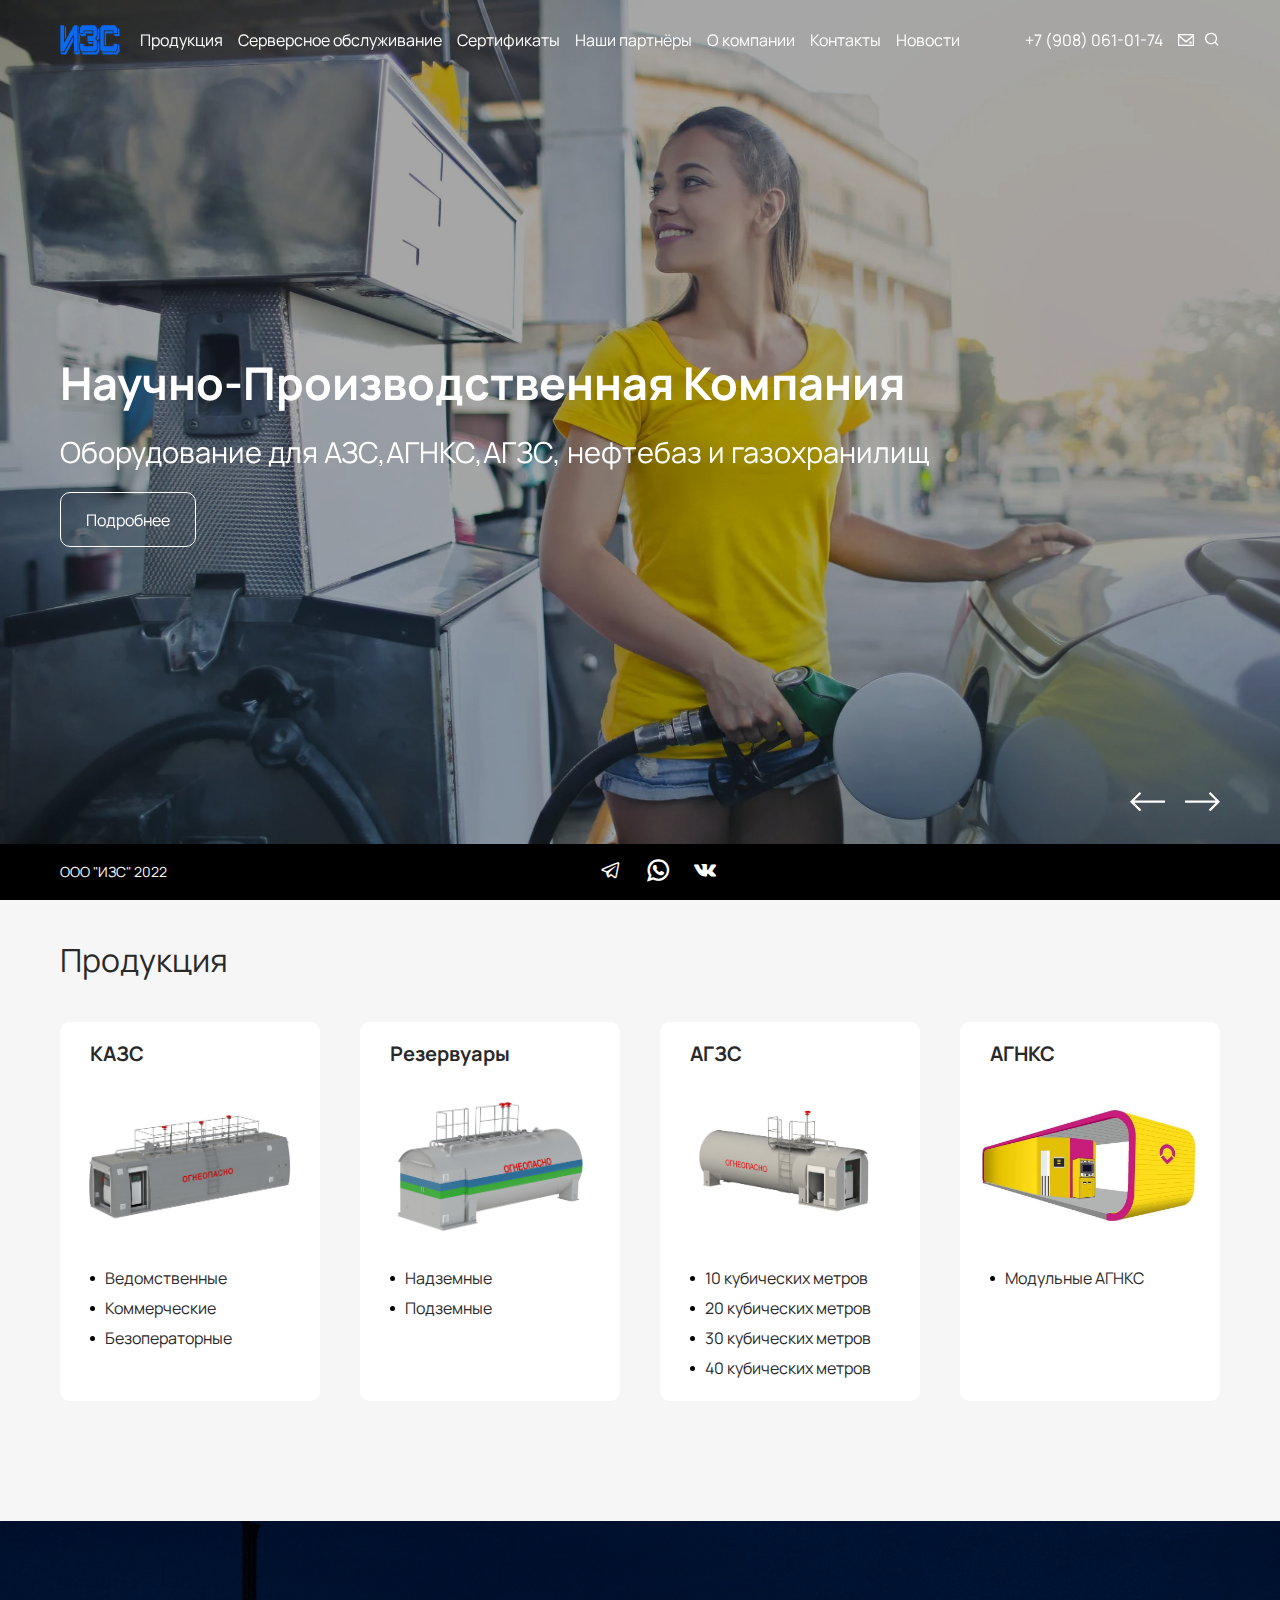
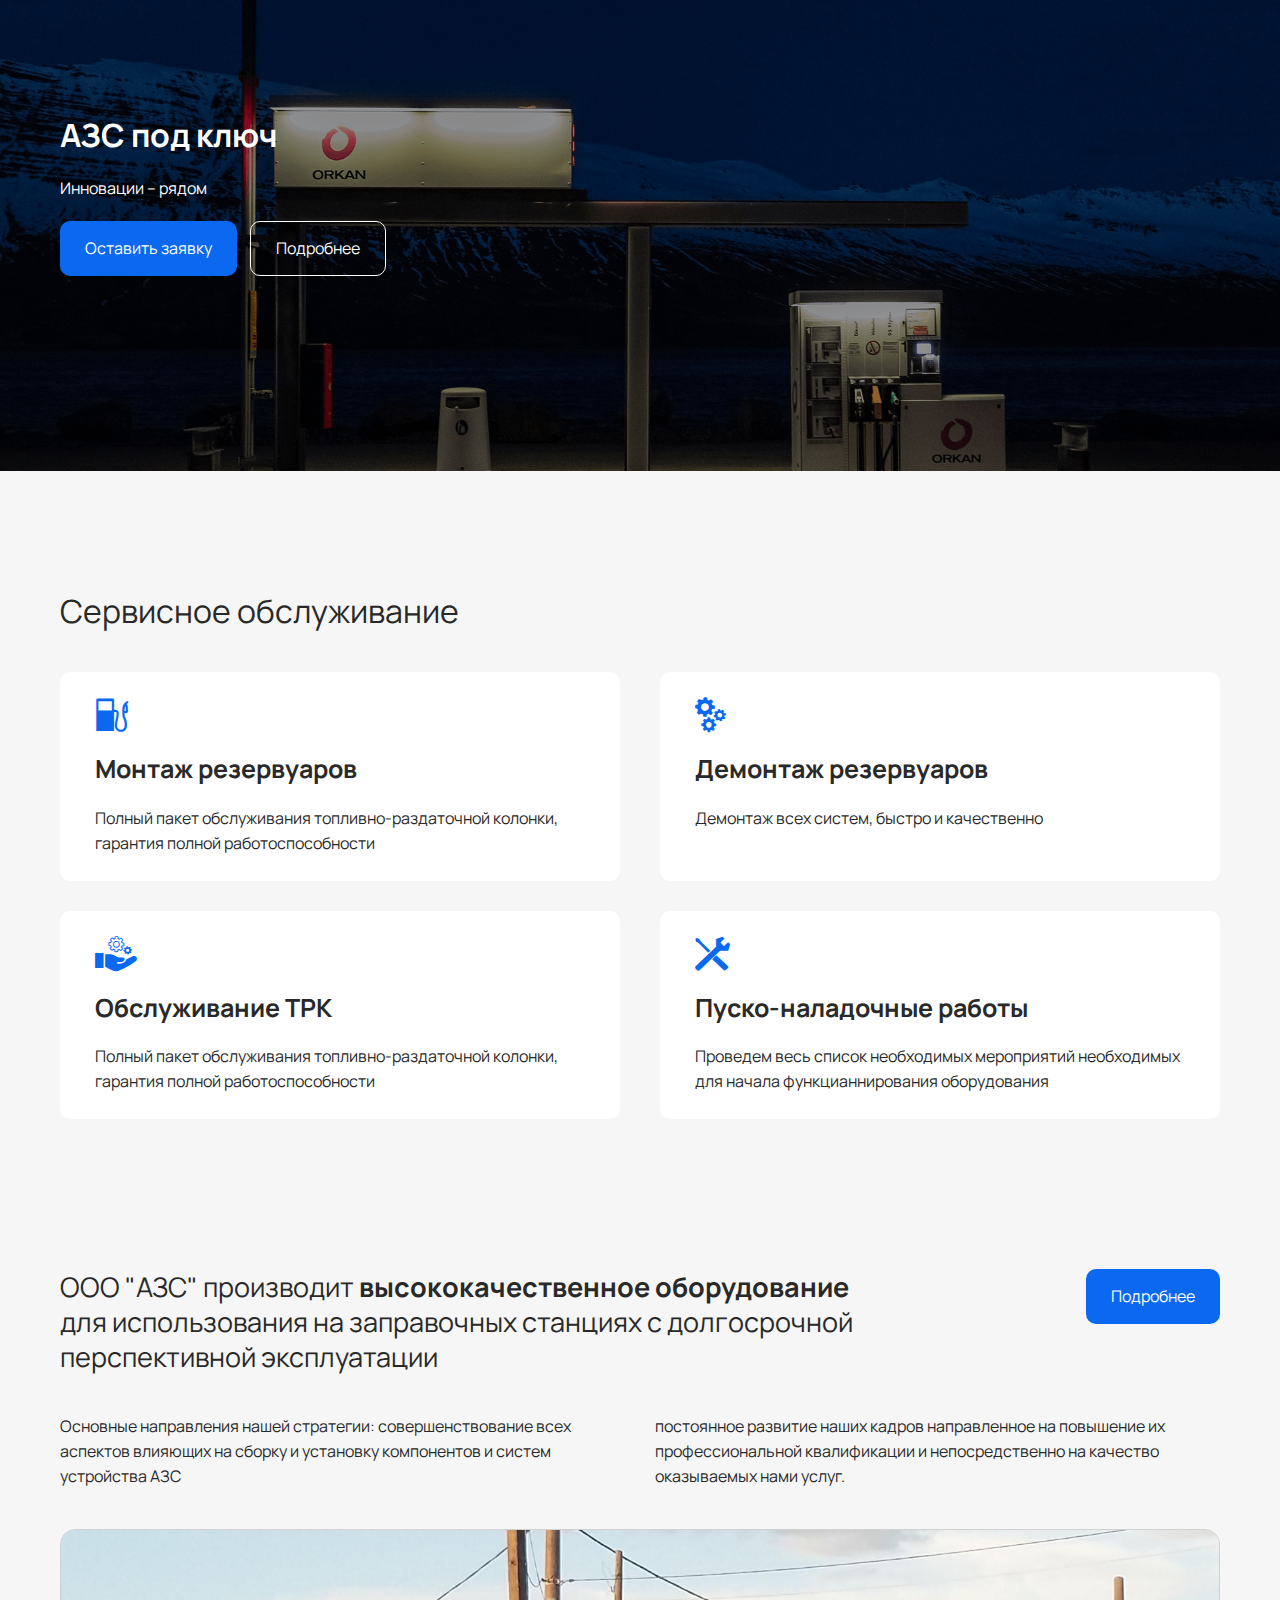
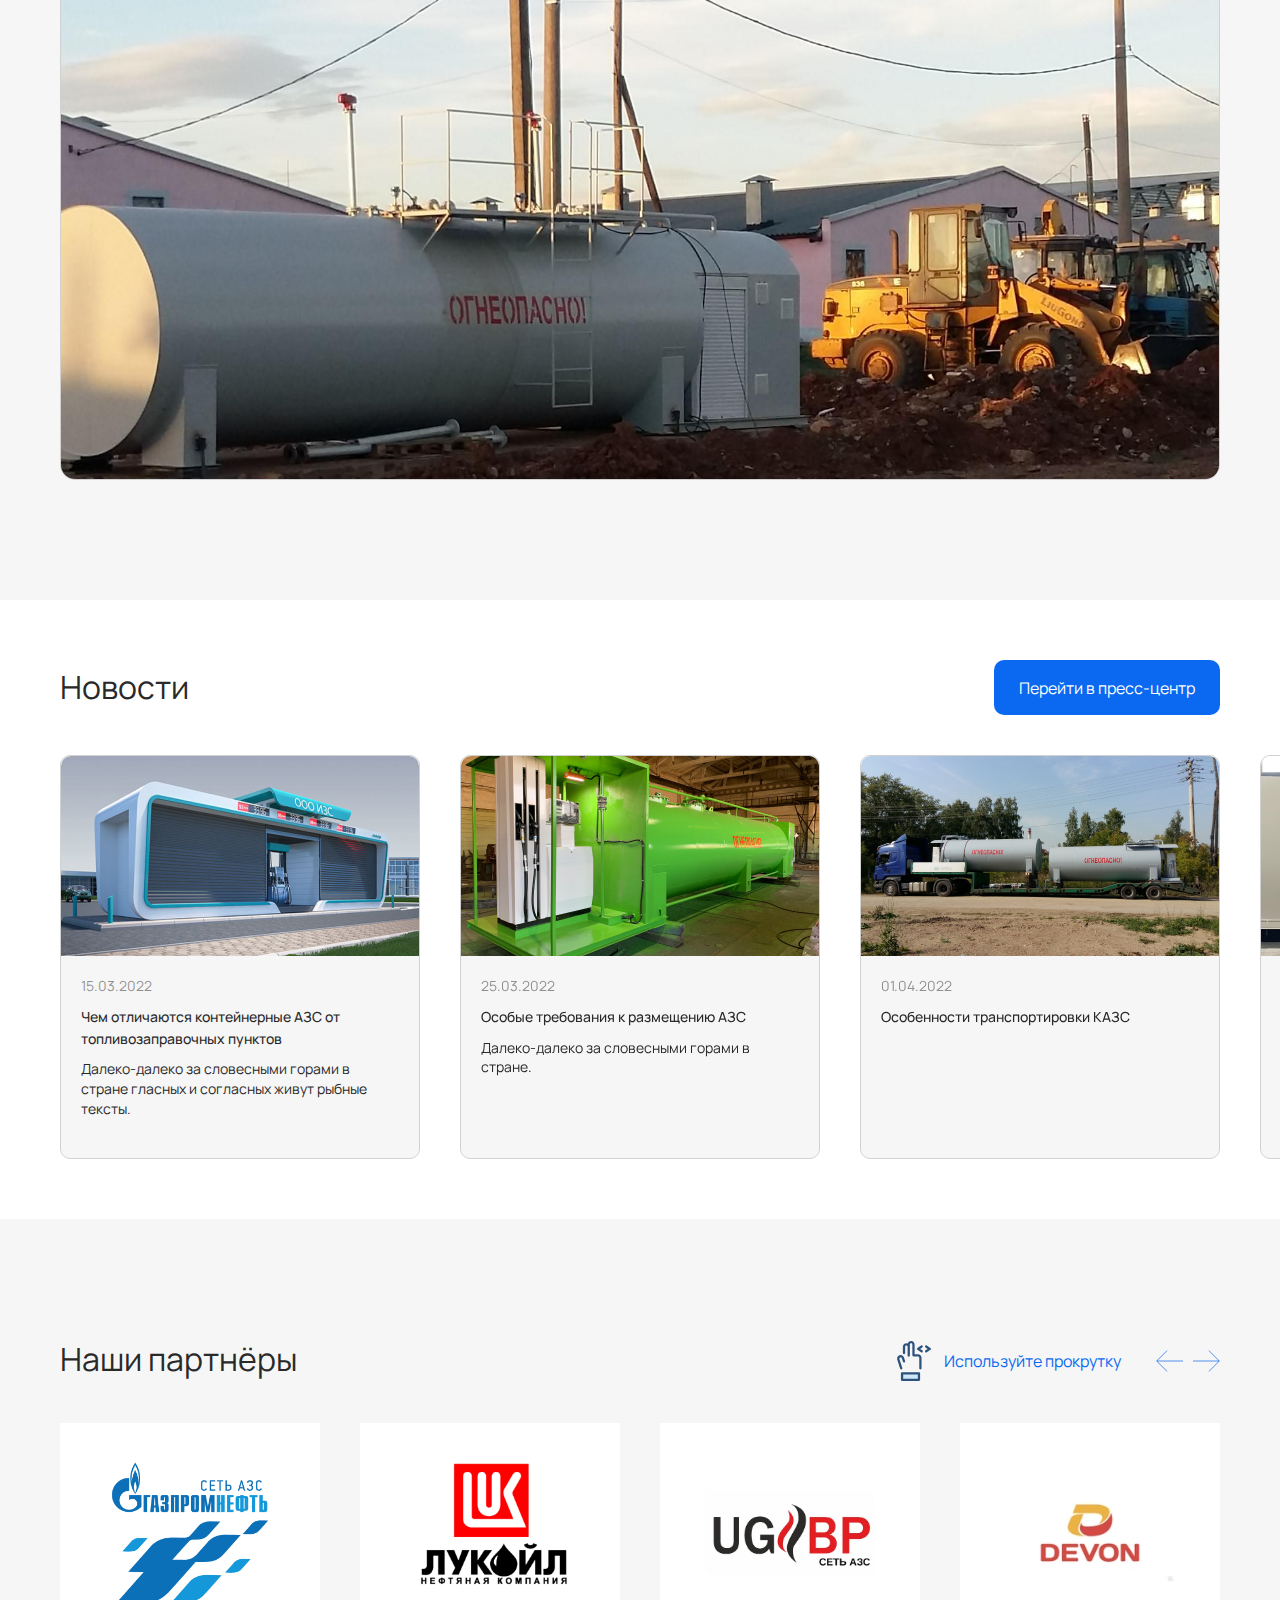
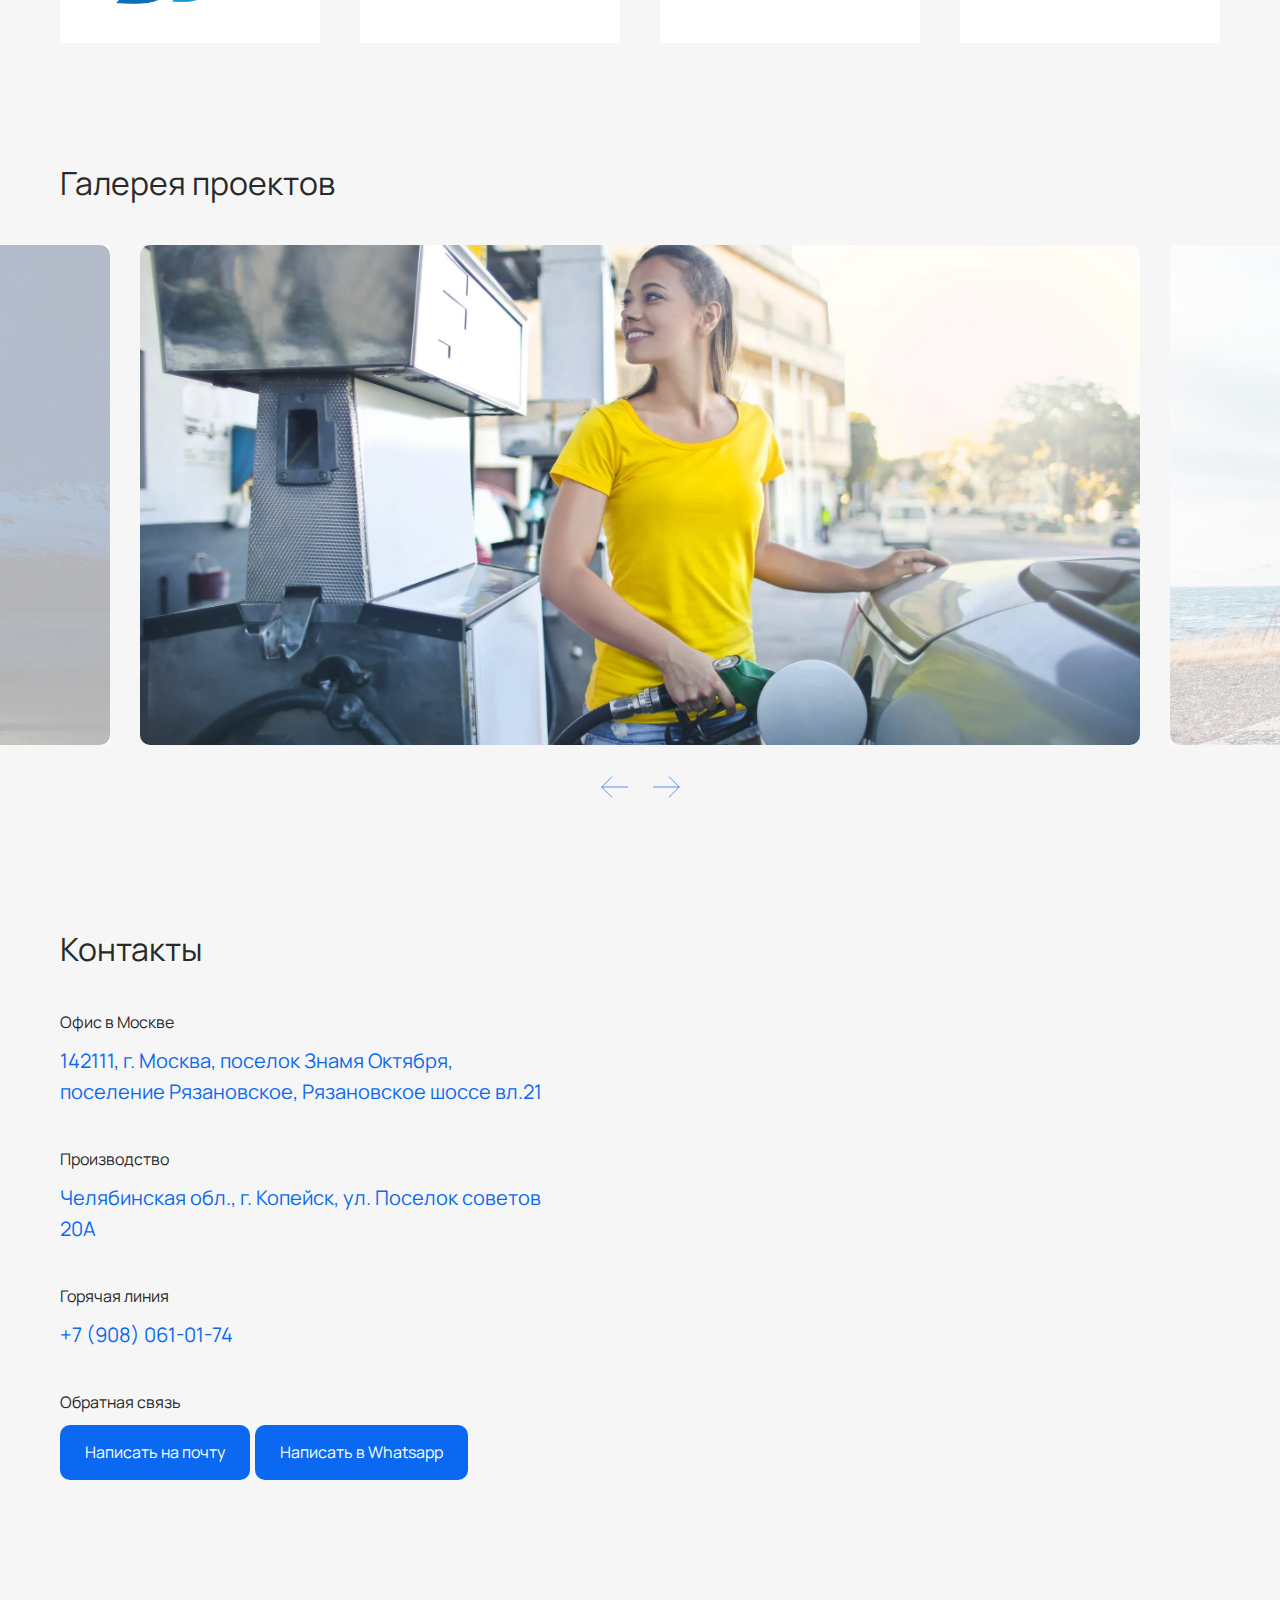
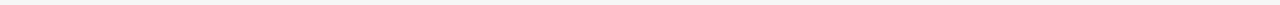
<file: index.html>
<!DOCTYPE html>
<html lang="ru">
<head>
  <meta charset="UTF-8">
<meta name="viewport" content="width=device-width, initial-scale=1.0">
<meta http-equiv="X-UA-Compatible" content="ie=edge">
<meta name="description" content="">
<meta name="robots" content="">
<link rel="short icon" href="">
<link rel="stylesheet" href="libs/swiper.min.css">
<link rel="stylesheet" href="css/style.min.css">
  <title>Главная</title>
</head>
<body>
  <div class="wrapper">
  <!-- ?Подключение Header -->
  <header class="header js-head js-scroll">
    <div class="header__container container">
        <div class="header__start">
            <div class="header__logo">
                <a href="index.html" class="logo">
                    <img src="img/logo.svg" width="60" height="30" alt="ИЗС">
                </a>
            </div>
            <nav class="header__menu menu">
                <div class="header__menu-wrapper menu">
                    <div class="menu__mobile-close js-menu-close">
                            <svg width="12" height="12" viewBox="0 0 12 12" fill="none" xmlns="http://www.w3.org/2000/svg">
                                <path d="M1 1L10.8995 10.8995" stroke="white" stroke-width="2" stroke-linecap="round"/>
                                <path d="M1 11L10.8995 1.10051" stroke="white" stroke-width="2" stroke-linecap="round"/>
                            </svg>
                        </div>
                    <ul class="menu__list">
                        <li class="menu__item"><a class="menu__link js-scroll-link" href="index.html#production">Продукция</a></li>
                        <li class="menu__item"><a class="menu__link js-scroll-link" href="index.html#services">Серверсное обслуживание</a></li>
                        <li class="menu__item"><a class="menu__link js-scroll-link" href="company.html#sertificat">Сертификаты</a></li>
                        <li class="menu__item"><a class="menu__link" href="partners.html">Наши партнёры</a></li>
                        <li class="menu__item"><a class="menu__link" href="company.html">О компании</a></li>
                        <li class="menu__item"><a class="menu__link" href="contacts.html">Контакты</a></li>
                        <li class="menu__item"><a class="menu__link" href="all-news.html">Новости</a></li>
                    </ul>
                    <div class="menu__mobile-content">
                        <a class="menu__mobile-link" href="tel:+79080610174">+7 (908) 061-01-74</a>
                        <a class="menu__mobile-btn btn btn-second" href="#" >Написать в Whatsapp </a>
                    </div>
                </div>
            </nav>
        </div>
        <div class="header__end">
            <div class="header__any any-content">
                <div class="any-content__link">
                    <a class="link-main" href="tel:+79080610174">+7 (908) 061-01-74</a>
                </div>
                <div class="any-content__block">
                    <div class="any-content__item">
                        <a href="mailto:azs@mail.ru" class="any-content__icon icon-header"><span class="i-message"></span></a>
                    </div>
                    <div class="any-content__item">
                        <button class="search js-search-btn icon-header"><span class="i-search"></span></button>
                    </div>
                </div>
                <button class="header__burger burger">
                    <span></span>
                    <span></span>
                    <span></span>
                </button>
            </div>
        </div>
    </div>
    <div class="search-block js-search-block">
        <div class="container">
            <form class="search-block__form" action="#">
                <div class="search-block__input">
                    <input placeholder="Введите название" class="search-block__control"></input>
                    <button class="search-block__btn"><span class="i-search"></span></button>
                </div>
            </form>
        </div>
    </div>
</header>



<!--? Location popup -->
<div class="popup popup-main js-popup-main">
    <div class="popup__wrapper">
        <div class="popup__inner">
          <div class="popup__content">
            <button class="popup__btn-close"><span class="i-close"></span></button>
            <div class="popup__title">Обратная связь</div>
            <div class="popup__desc">
                Вы можете задать свой вопрос в форме ниже. Наши специалисты свяжутся с вами 
                и проконсультируют по всем вопросам
            </div>
            <form class="form" action="#">
                <div class="form__wrapper">
                    <div class="form__item">
                        <label for="input-name" class="form__label">Имя</label>
                        <div class="form__input">
                            <input id="input-name" required class="form__control form-control" type="text">
                        </div>
                    </div>
                    <div class="form__item">
                        <label for="input-questions" class="form__label">Ваш вопрос</label>
                        <div class="form__input">
                            <input id="input-questions" required class="form__control form-control" type="text">
                        </div>
                    </div>
                    <div class="form__item">
                        <div class="form__input">
                            <input required class="form__control form-control" placeholder="+7 (999) 999-99-99" type="tel">
                        </div>
                    </div>
                </div>
                <button class="form__btn btn btn-primary">Отправить заявку</button>
            </form>
          </div>
        </div>
    </div>
</div>


  <!-- ?Основной контент -->
  <main class="main">
   <!--? Hero -->
   <section class="hero">
        <div class="swiper-container js-slider-hero">
          <div class="swiper-wrapper">
            <div class="swiper-slide bg-cover" style="background-image: url(img/global-image/global-image-1.png);">
                <div class="hero__container container">
                    <div class="hero__content" data-swiper-parallax-scale="0.5" data-swiper-parallax-opacity="1">
                        <div class="hero__title">Научно-Производственная Компания</div>
                        <p>Оборудование для АЗС,АГНКС,АГЗС, нефтебаз и газохранилищ</p>
                        <a href="#" class="hero__btn btn btn-second">Подробнее</a>
                    </div>
                </div>
            </div>
            <div class="swiper-slide bg-cover" style="background-image: url(img/global-image/global-image-2.png);">
              <div class="hero__container container">
                  <div class="hero__content" data-swiper-parallax-scale="0.5" data-swiper-parallax-opacity="1">
                      <div class="hero__title">Производство оборудования для АГНКС</div>
                      <p>Компрессоры CNG, системы осушки газа, панели приоритетов,  ГРК, ПАГЗ</p>
                      <a href="#" class="hero__btn btn btn-second">Подробнее</a>
                  </div>
              </div>
            </div>
          </div>
            <div class="hero__bottom container">
              <div class="hero__controls controls">
                  <div class="swiper-button-prev js-prev-hero">
                    <svg fill="#ffffff" version="1.1" viewBox="0 0 15.699 8.707" xml:space="preserve" xmlns="http://www.w3.org/2000/svg" xmlns:xlink="http://www.w3.org/1999/xlink"><polygon points="15.699,3.854 1.914,3.854 5.061,0.707 4.354,0 0,4.354 4.354,8.707 5.061,8 1.914,4.854 15.699,4.854 "/>
                    </svg>
                  </div>
                  <div class="swiper-button-next js-next-hero">
                    <svg fill="#ffffff"  version="1.1" viewBox="0 0 15.698 8.706" xml:space="preserve" xmlns="http://www.w3.org/2000/svg" xmlns:xlink="http://www.w3.org/1999/xlink"><polygon points="11.354,0 10.646,0.706 13.786,3.853 0,3.853 0,4.853 13.786,4.853 10.646,8 11.354,8.706 15.698,4.353 "/>
                    </svg>
                  </div>
              </div>
            </div>
        </div>
   </section>

   <!--? Product Section -->
   <section id="production" class="product block-ind">
      <div class="container">
          <div class="head">
              <h2 class="title title-primary">Продукция</h2>
          </div>
          <div class="product__wrapper">
            <div class="product__items">
              <div class="product__item">
                <div class="item-product">
                  <div class="item-product__body">
                    <h4 class="item-product__title">КАЗС</h4>
                    <a href="product-inner.html" class="item-product__image">
                        <img src="img/product/product-image-1.png" alt="">
                    </a>
                    <ul class="item-product__list">
                      <li><a href="product-inner.html">Ведомственные</a></li>
                      <li><a href="product-inner.html">Коммерческие</a></li>
                      <li><a href="product-inner.html">Безоператорные</a></li>
                    </ul>
                  </div>
               </div>
              </div>
              <div class="product__item ">
                <div class="item-product">
                  <div class="item-product__body">
                    <h4 class="item-product__title">Резервуары</h4>
                    <a href="product-inner.html" class="item-product__image">
                        <img src="img/product/product-image-2.png" alt="">
                    </a>
                    <ul class="item-product__list">
                      <li><a href="product-inner.html">Надземные</a></li>
                      <li><a href="product-inner.html">Подземные</a></li>
                    </ul>
                  </div>
                </div>
              </div>
              <div class="product__item">
                <div class="item-product">
                  <div class="item-product__body">
                    <h4 class="item-product__title">АГЗС</h4>
                    <a href="product-inner.html" class="item-product__image">
                        <img src="img/product/product-image-3.png" alt="">
                    </a>
                    <ul class="item-product__list">
                      <li><a href="product-inner.html">10 кубических метров</a></li>
                      <li><a href="product-inner.html">20 кубических метров</a></li>
                      <li><a href="product-inner.html">30 кубических метров</a></li>
                      <li><a href="product-inner.html">40 кубических метров</a></li>
                    </ul>
                  </div>
                </div>
              </div>
              <div class="product__item">
                <div class="item-product">
                  <div class="item-product__body">
                    <h4 class="item-product__title">АГНКС</h4>
                    <a href="product-inner.html" class="item-product__image">
                        <img src="img/product/product-image-4.png" alt="">
                    </a>
                    <ul class="item-product__list">
                      <li><a href="product-inner.html">Модульные АГНКС</a></li>
                    </ul>
                  </div>
                </div>
              </div>
            </div>
          </div>
      </div>
   </section>

   <!--? Any Section -->
   <section class="any-block block-ind gradient bg-image" style="background-image: url(img/any-image/any-image-bg.png);">
      <div class="any-block__container container">
        <div class="any-block__content">
          <h2 class="any-block__title title title-primary">АЗС под ключ</h2>
          <p>Инновации – рядом</p>
          <div class="any-block__buttons">
            <button data-popup="js-popup-main" class="any-block__btn btn btn-primary">Оставить заявку</button>
            <a href="#" class="any-block__btn btn btn-second">Подробнее</a>
          </div>
        </div>
      </div>
   </section>

   <!--? Service Section -->
   <section id="services" class="service block-ind">
      <div class="container">
          <div class="head">
            <h2 class="title title-primary">Сервисное обслуживание</h2>
          </div>
          <div class="service__wrapper">
            <div class="service__items">
              <div class="service__item">
                  <div class="item-any">
                      <a href="#" class="item-any__body">
                          <div class="item-any__icon i-station"></div>
                          <h3 class="item-any__title">Монтаж резервуаров</h3>
                          <div class="item-any__desc">
                              Полный пакет обслуживания топливно-раздаточной колонки, гарантия полной работоспособности
                          </div>
                      </a>
                  </div>
              </div>
              <div class="service__item">
                <div class="item-any">
                    <a href="#" class="item-any__body">
                        <div class="item-any__icon i-shest"></div>
                        <h3 class="item-any__title">Демонтаж резервуаров</h3>
                        <div class="item-any__desc">
                            Демонтаж всех систем, быстро и качественно 
                        </div>
                    </a>
                </div>
              </div>
              <div class="service__item">
              <div class="item-any">
                  <a href="#" class="item-any__body">
                      <div class="item-any__icon i-hand"></div>
                      <h3 class="item-any__title">Обслуживание ТРК</h3>
                      <div class="item-any__desc">
                        Полный пакет обслуживания топливно-раздаточной колонки, гарантия полной работоспособности
                      </div>
                  </a>
              </div>
              </div>
              <div class="service__item">
            <div class="item-any">
                <a href="#" class="item-any__body">
                    <div class="item-any__icon i-instrument"></div>
                    <h3 class="item-any__title">Пуско-наладочные работы </h3>
                    <div class="item-any__desc">
                       Проведем весь список необходимых мероприятий необходимых для начала функцианнирования оборудования
                    </div>
                </a>
            </div>
              </div>
            </div>
          </div>
      </div>
   </section>

   <!--? About Section -->
  <section class="about block-ind">
    <div class="container">
        <div class="about__head head head--ind-mobile">
            <h2 class="about__title p-right title title-primary">ООО "АЗС" производит <span>высококачественное оборудование</span> для использования на заправочных станциях с долгосрочной перспективной эксплуатации</h2>
            <a href="company.html" class="about__btn btn btn-primary">Подробнее</a>
        </div>
        <div class="about__wrapper">
            <div class="about__row">
                <div class="about__desc">
                  Основные направления нашей стратегии: совершенствование всех аспектов влияющих на сборку и установку компонентов и систем устройства АЗС
                </div>
                <div class="about__desc">
                  постоянное развитие наших кадров направленное на повышение их профессиональной квалификации и непосредственно на качество оказываемых нами услуг.
                </div>
            </div>
            <div class="about__image image-block">
              <img src="img/about/about-image.jpg" alt="">
            </div>
        </div>
    </div>
  </section>

  <!--? News Section  -->
  <section class="news block-ind ind-inner">
    <div class="container">
        <div class="news__head head head--ind-mobile">
            <h2 class="title title-primary p-right">Новости</h2>
            <a href="all-news.html" class="btn btn-primary">Перейти в пресс-центр</a>
        </div>
        <div class="news__block">
          <div class="swiper-container js-news-slider">
            <div class="swiper-wrapper">
                <div class="swiper-slide">
                    <div class="item-news">
                      <a href="news-inner.html" class="item-news__body">
                        <div class="item-news__image">
                            <img src="img/news/news-image-1.png" alt="">
                        </div>
                        <div class="item-news__content">
                            <div class="item-news__date date">15.03.2022</div>
                            <h4 class="item-news__title">Чем отличаются контейнерные АЗС от топливозаправочных пунктов</h4>
                            <p>Далеко-далеко за словесными горами в стране гласных и согласных живут рыбные тексты.</p>
                        </div>
                      </a>
                    </div>
                </div>
                <div class="swiper-slide">
                  <div class="item-news">
                    <a href="news-inner.html" class="item-news__body">
                      <div class="item-news__image">
                          <img src="img/news/news-image-2.png" alt="">
                      </div>
                      <div class="item-news__content">
                          <div class="item-news__date date">25.03.2022</div>
                          <h4 class="item-news__title">Особые требования к размещению АЗС</h4>
                          <p>Далеко-далеко за словесными горами в стране.</p>
                      </div>
                    </a>
                  </div>
                </div>
                <div class="swiper-slide">
                  <div class="item-news">
                    <a href="news-inner.html" class="item-news__body">
                      <div class="item-news__image">
                          <img src="img/news/news-image-3.png" alt="">
                      </div>
                      <div class="item-news__content">
                          <div class="item-news__date date">01.04.2022</div>
                          <h4 class="item-news__title">Особенности транспортировки КАЗС</h4>
                      </div>
                    </a>
                  </div>
                </div>
                <div class="swiper-slide">
                  <div class="item-news">
                    <a href="news-inner.html" class="item-news__body">
                      <div class="item-news__image">
                          <img src="img/news/news-image-4.png" alt="">
                      </div>
                      <div class="item-news__content">
                          <div class="item-news__date date">15.03.2022</div>
                          <h4 class="item-news__title">Чем отличаются контейнерные АЗС от топливозаправочных пунктов</h4>
                          <p>Далеко-далеко за словесными горами в стране гласных и согласных живут.</p>
                      </div>
                    </a>
                  </div>
                </div>
                <div class="swiper-slide">
                  <div class="item-news">
                    <a href="news-inner.html" class="item-news__body">
                      <div class="item-news__image">
                          <img src="img/news/news-image-5.png" alt="">
                      </div>
                      <div class="item-news__content">
                          <div class="item-news__date date">15.03.2022</div>
                          <h4 class="item-news__title">Особые требования к размещению АЗС</h4>
                      </div>
                    </a>
                  </div>
                </div>
                <div class="swiper-slide">
                  <div class="item-news">
                    <a href="news-inner.html" class="item-news__body">
                      <div class="item-news__image">
                          <img src="img/news/news-image-6.png" alt="">
                      </div>
                      <div class="item-news__content">
                          <div class="item-news__date date">15.03.2022</div>
                          <h4 class="item-news__title">Особенности транспортировки КАЗС</h4>
                          <p>Далеко-далеко за словесными горами в стране гласных и согласных живут рыбные тексты.</p>
                      </div>
                    </a>
                  </div>
                </div>
                <div class="swiper-slide">
                  <a href="all-news.html" class="all-see">Смотреть все</a>
                </div>
            </div>
          </div>
        </div>
    </div>
  </section>

  <!--? Partners Section-->
  <section id="partners" class="partners block-ind">
    <div class="container">
        <div class="partners__head head head--ind-mobile">
            <h2 class="p-right title title-primary">Наши партнёры</h2>
            <div class="partners__controls">
              <div class="progress">
                <div class="progress__icon">
                  <img src="img/scroll-icon.svg" alt="">
                </div>
                <div class="progress__text">Используйте прокрутку</div>
              </div>
              <div class="controls">
                <div class="swiper-button-prev arrow-slider js-prev-partners">
                  <svg width="39" height="32" viewBox="0 0 39 32" fill="none" xmlns="http://www.w3.org/2000/svg">
                    <path d="M16.0101 0.999804L0.99978 16.0101M16.0101 31.0204L0.99978 16.0101M0.99978 16.0101L39 16.0099"/>
                  </svg>
                </div>
                <div class="swiper-button-next arrow-slider js-next-partners">
                  <svg width="39" height="32" viewBox="0 0 39 32" fill="none" xmlns="http://www.w3.org/2000/svg">
                    <path d="M22.9899 31.0201L38.0002 16.0098M22.9899 0.999504L38.0002 16.0098M38.0002 16.0098L-3.65648e-07 16.01"/>
                  </svg>
                </div>
              </div>
            </div>
        </div>
        <div class="partners__slider">
          <div class="swiper-container js-patners-slider">
            <div class="swiper-wrapper">
              <div class="swiper-slide">
                <div class="item-partners">
                  <div class="item-partners__image">
                    <img src="img/partners/partners-1.png" alt="">
                  </div>
                </div>
              </div>
              <div class="swiper-slide">
                <div class="item-partners">
                  <div class="item-partners__image">
                    <img src="img/partners/partners-2.png" alt="">
                  </div>
                </div>
              </div>
              <div class="swiper-slide">
                <div class="item-partners">
                  <div class="item-partners__image">
                    <img src="img/partners/partners-3.png" alt="">
                  </div>
                </div>
              </div>
              <div class="swiper-slide">
                <div class="item-partners">
                  <div class="item-partners__image">
                    <img src="img/partners/partners-4.png" alt="">
                  </div>
                </div>
              </div>
            </div>
          </div>
        </div>
    </div>
  </section>

  <!--? Gallery Section -->
  <section class="gallery block-ind">
    <div class="container">
      <div class="head">
        <h2 class="title title-primary">Галерея проектов</h2>
      </div>
    </div>
    <div class="gallery__container">
        <div class="gallery__slider">
          <div class="swiper-container js-slider-gallery">
            <div class="swiper-wrapper">
              <div class="swiper-slide">
                  <div class="gallery__image">
                    <img src="img/global-image/global-image-1.png" alt="">
                  </div>
              </div>
              <div class="swiper-slide">
                  <div class="gallery__image">
                    <img src="img/global-image/global-image-2.png" alt="">
                  </div>
              </div>
              <div class="swiper-slide">
                  <div class="gallery__image">
                    <img src="img/any-image/any-image-bg.png" alt="">
                  </div>
              </div>
            </div>
          </div>
          <div class="gallery__controls">
            <div class="controls">
              <div class="swiper-button-prev arrow-slider js-prev-gallery">
                <svg width="39" height="32" viewBox="0 0 39 32" fill="none" xmlns="http://www.w3.org/2000/svg">
                  <path d="M16.0101 0.999804L0.99978 16.0101M16.0101 31.0204L0.99978 16.0101M0.99978 16.0101L39 16.0099"/>
                </svg>
              </div>
              <div class="swiper-button-next arrow-slider js-next-gallery">
                <svg width="39" height="32" viewBox="0 0 39 32" fill="none" xmlns="http://www.w3.org/2000/svg">
                  <path d="M22.9899 31.0201L38.0002 16.0098M22.9899 0.999504L38.0002 16.0098M38.0002 16.0098L-3.65648e-07 16.01"/>
                </svg>
              </div>
            </div>
          </div>
        </div>
    </div>
  </section>

  <!--? Contacts -->
  <section class="contacts contacts--ind">
    <div class="container">
        <div class="head">
          <h3 class="contacts__title title title-primary">Контакты</h3>
        </div>
        <div class="contacts__wrapper">
            <div class="contacts__row">
                <div class="contacts__info">
                    <div class="item-contacts">
                      <div class="item-contacts__label">Офис в Москве</div>
                      <div class="item-contacts__any">142111, г. Москва, поселок Знамя Октября, поселение Рязановское, Рязановское шоссе вл.21</div>
                    </div>
                    <div class="item-contacts">
                      <div class="item-contacts__label">Производство</div>
                      <div class="item-contacts__any"> Челябинская обл., г. Копейск,   ул. Поселок советов 20А</div>
                    </div>
                    <div class="item-contacts">
                      <div class="item-contacts__label">Горячая линия</div>
                      <a href="tel:+79080610174" class="item-contacts__any">+7 (908) 061-01-74</a>
                    </div>
                    <div class="item-contacts">
                      <div class="item-contacts__label">Обратная связь</div>
                      <div class="item-contacts__buttons">
                        <a href="mailto:igs74.ru@yandex.r" class="item-contacts__btn btn btn-primary">Написать на почту</a>
                        <button class="item-contacts__btn btn btn-primary">Написать в Whatsapp </button>
                      </div>
                    </div>
                </div>
                <div class="contacts__maps">
                    <div id="map" class="map">
                      <div class="map__scroll" id="ymap_ctrl_display" style="display: none;">
                        <div class="map__text">
                          Чтобы изменить масштаб, прокручивайте карту, удерживая клавишу Ctrl.
                        </div>
                      </div>
                    </div>
                </div>
            </div>
        </div>
    </div>
  </section>
  </main>

  <!-- ?Подключение Footer -->
  <footer class="footer">
    <div class="container">
        <div class="footer__row">
            <div class="footer__item">
                ООО "ИЗС" 2022
            </div>
            <div class="footer__social social">
                <a href="#" class="social__item">
                    <span class="i-telegram"></span>
                </a>
                <a href="#" class="social__item">
                    <span class="i-whatsap"></span>
                </a>
                <a href="#" class="social__item">
                    <span class="i-vk"></span>
                </a>
            </div>
        </div>
    </div>
</footer>
  
</div>
<script src="libs/jquery.min.js"></script>
<script src="https://api-maps.yandex.ru/2.1/?apikey=b6a870ec-d914-424a-a003-b2d702a5d3db&amp;lang=ru_RU" type="text/javascript"></script>
<script src="libs/fslightbox.js"></script>
<script src="libs/swiper.min.js"></script>
<script src="js/main.js"></script>

<script >
    var myMap;
    ymaps.ready(init);
    function init() {
        myMap = new ymaps.Map('map', {
            center: [55.75450412756219, 37.61779656324545], 
            zoom: 10, 
            controls: [],
          },);
           myCollectionPin = new ymaps.GeoObjectCollection({}, {
              iconLayout: 'default#image',
              iconImageHref: 'img/logo.svg',
              iconImageSize: [60, 30],
          });
           let mainLocation = [
             {
              coords: [55.75450412756219, 37.61779656324545],
              hintContent: 'Азс',
              ballonContentText: 'Азс'
             },
          ]
          mainLocation.forEach(el => {
            var mark = new ymaps.Placemark(el.coords, {
              hintContent: el.hintContent,
              balloonContent: `<span class="text">${el.ballonContentText}</span>`,
            });
            myCollectionPin.add(mark)
          });
          myMap.geoObjects.add(myCollectionPin);  
          myMap.behaviors.disable('scrollZoom');

  var ctrlKey = false;
  var ctrlMessVisible = false;
  var timer;

  // Отслеживаем скролл мыши на карте, чтобы показывать уведомление
  myMap.events.add(['wheel', 'mousedown'], function(e) {
    if (e.get('type') == 'wheel') {
      if (!ctrlKey) { // Ctrl не нажат, показываем уведомление
        $('#ymap_ctrl_display').fadeIn(300);
        ctrlMessVisible = true;
        clearTimeout(timer); // Очищаем таймер, чтобы продолжать показывать уведомление
        timer = setTimeout(function() {
          $('#ymap_ctrl_display').fadeOut(300);
          ctrlMessVisible = false;
        }, 1500);
      }
      else { // Ctrl нажат, скрываем сообщение
        $('#ymap_ctrl_display').fadeOut(100);
      }
    }
    if (e.get('type') == 'mousedown' && ctrlMessVisible) { // Скрываем уведомление при клике на карте
      $('#ymap_ctrl_display').fadeOut(100);
    }
  });

    // Обрабатываем нажатие на Ctrl
    $(document).keydown(function(e) {
      if (e.which === 17 && !ctrlKey) { // Ctrl нажат: включаем масштабирование мышью
        ctrlKey = true;
        myMap.behaviors.enable('scrollZoom');
      }
  });
    $(document).keyup(function(e) { // Ctrl не нажат: выключаем масштабирование мышью
      if (e.which === 17) {
        ctrlKey = false;
        myMap.behaviors.disable('scrollZoom');
      }
    });
      }
</script> 

</body>
</html>
</file>
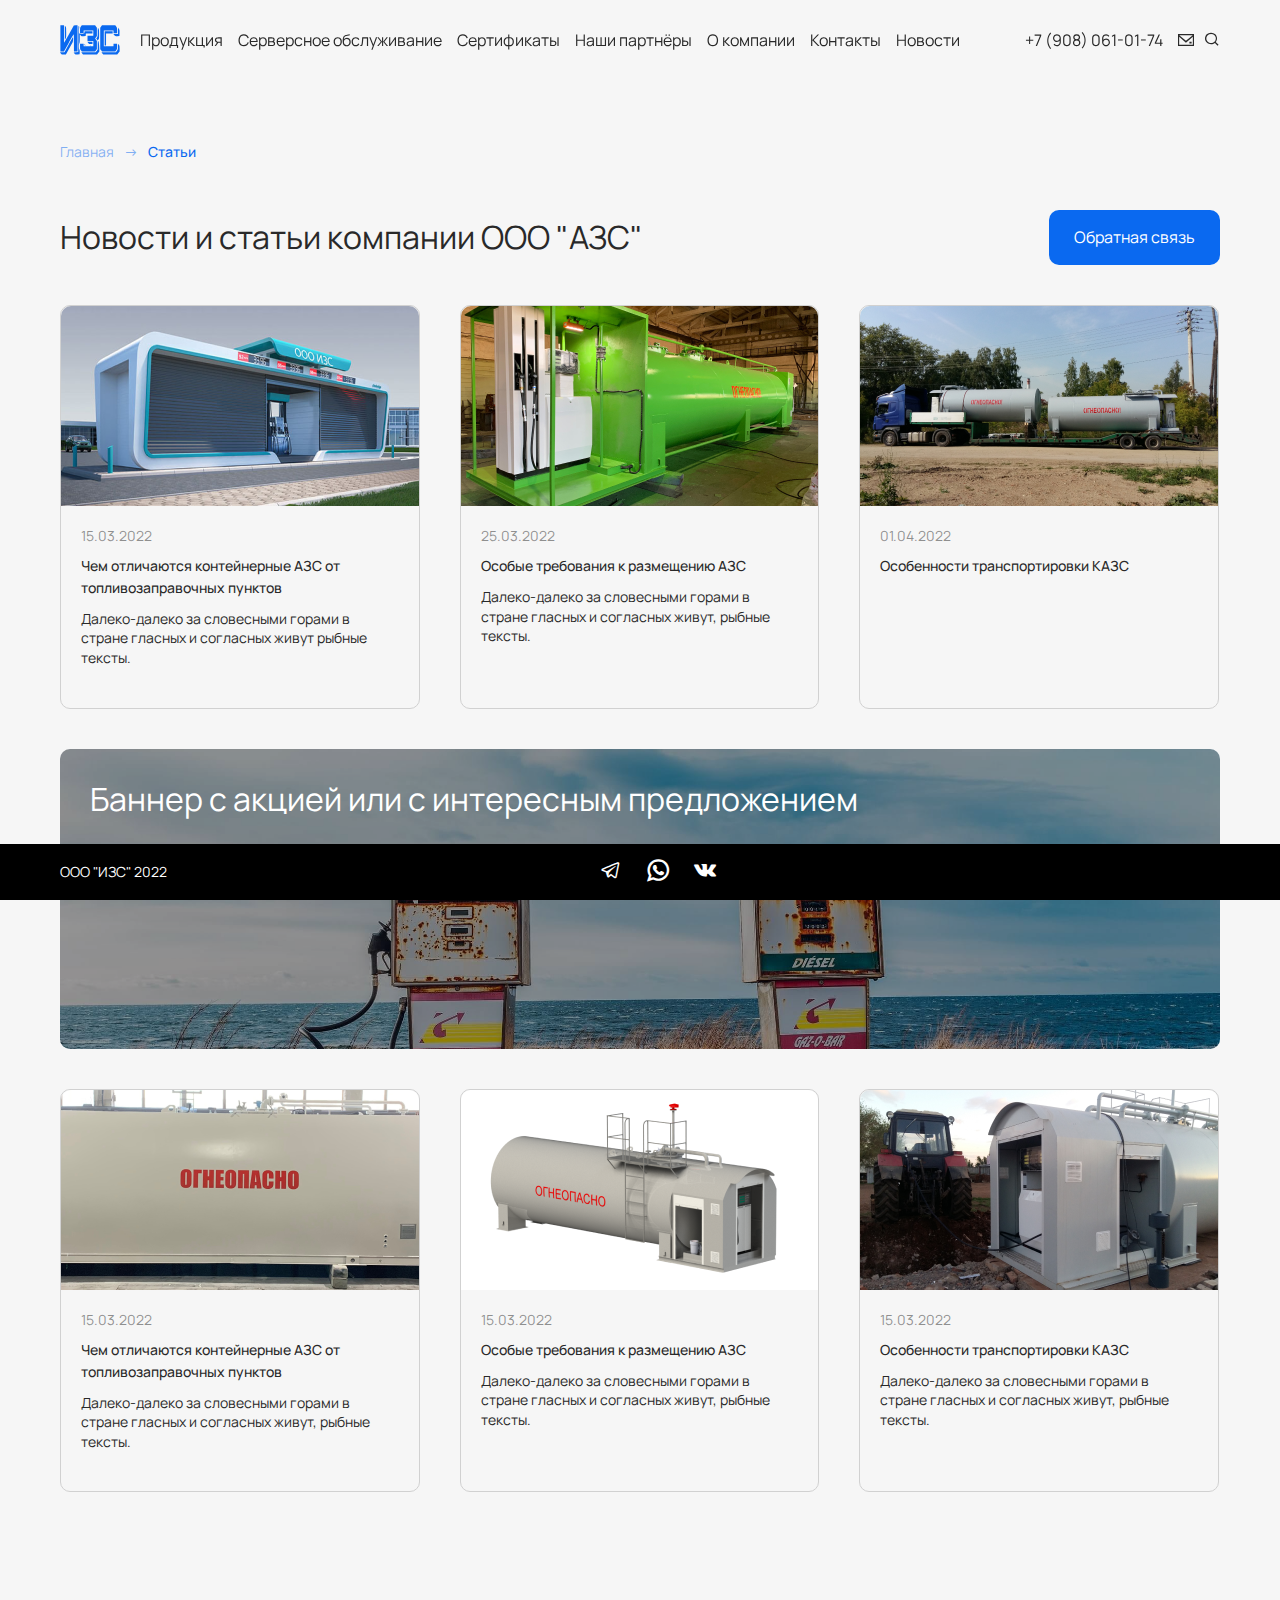
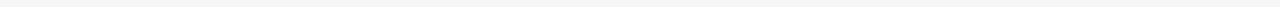
<file: all-news.html>
<!DOCTYPE html>
<html lang="ru">
<head>
  <meta charset="UTF-8">
<meta name="viewport" content="width=device-width, initial-scale=1.0">
<meta http-equiv="X-UA-Compatible" content="ie=edge">
<meta name="description" content="">
<meta name="robots" content="">
<link rel="short icon" href="">
<link rel="stylesheet" href="libs/swiper.min.css">
<link rel="stylesheet" href="css/style.min.css">
  <title>Все новости</title>
</head>
<body>
  <div class="wrapper">
  <!-- ?Подключение Header -->
  <header class="header js-head js-scroll">
    <div class="header__container container">
        <div class="header__start">
            <div class="header__logo">
                <a href="index.html" class="logo">
                    <img src="img/logo.svg" width="60" height="30" alt="ИЗС">
                </a>
            </div>
            <nav class="header__menu menu">
                <div class="header__menu-wrapper menu">
                    <div class="menu__mobile-close js-menu-close">
                            <svg width="12" height="12" viewBox="0 0 12 12" fill="none" xmlns="http://www.w3.org/2000/svg">
                                <path d="M1 1L10.8995 10.8995" stroke="white" stroke-width="2" stroke-linecap="round"/>
                                <path d="M1 11L10.8995 1.10051" stroke="white" stroke-width="2" stroke-linecap="round"/>
                            </svg>
                        </div>
                    <ul class="menu__list">
                        <li class="menu__item"><a class="menu__link js-scroll-link" href="index.html#production">Продукция</a></li>
                        <li class="menu__item"><a class="menu__link js-scroll-link" href="index.html#services">Серверсное обслуживание</a></li>
                        <li class="menu__item"><a class="menu__link js-scroll-link" href="company.html#sertificat">Сертификаты</a></li>
                        <li class="menu__item"><a class="menu__link" href="partners.html">Наши партнёры</a></li>
                        <li class="menu__item"><a class="menu__link" href="company.html">О компании</a></li>
                        <li class="menu__item"><a class="menu__link" href="contacts.html">Контакты</a></li>
                        <li class="menu__item"><a class="menu__link" href="all-news.html">Новости</a></li>
                    </ul>
                    <div class="menu__mobile-content">
                        <a class="menu__mobile-link" href="tel:+79080610174">+7 (908) 061-01-74</a>
                        <a class="menu__mobile-btn btn btn-second" href="#" >Написать в Whatsapp </a>
                    </div>
                </div>
            </nav>
        </div>
        <div class="header__end">
            <div class="header__any any-content">
                <div class="any-content__link">
                    <a class="link-main" href="tel:+79080610174">+7 (908) 061-01-74</a>
                </div>
                <div class="any-content__block">
                    <div class="any-content__item">
                        <a href="mailto:azs@mail.ru" class="any-content__icon icon-header"><span class="i-message"></span></a>
                    </div>
                    <div class="any-content__item">
                        <button class="search js-search-btn icon-header"><span class="i-search"></span></button>
                    </div>
                </div>
                <button class="header__burger burger">
                    <span></span>
                    <span></span>
                    <span></span>
                </button>
            </div>
        </div>
    </div>
    <div class="search-block js-search-block">
        <div class="container">
            <form class="search-block__form" action="#">
                <div class="search-block__input">
                    <input placeholder="Введите название" class="search-block__control"></input>
                    <button class="search-block__btn"><span class="i-search"></span></button>
                </div>
            </form>
        </div>
    </div>
</header>



<!--? Location popup -->
<div class="popup popup-main js-popup-main">
    <div class="popup__wrapper">
        <div class="popup__inner">
          <div class="popup__content">
            <button class="popup__btn-close"><span class="i-close"></span></button>
            <div class="popup__title">Обратная связь</div>
            <div class="popup__desc">
                Вы можете задать свой вопрос в форме ниже. Наши специалисты свяжутся с вами 
                и проконсультируют по всем вопросам
            </div>
            <form class="form" action="#">
                <div class="form__wrapper">
                    <div class="form__item">
                        <label for="input-name" class="form__label">Имя</label>
                        <div class="form__input">
                            <input id="input-name" required class="form__control form-control" type="text">
                        </div>
                    </div>
                    <div class="form__item">
                        <label for="input-questions" class="form__label">Ваш вопрос</label>
                        <div class="form__input">
                            <input id="input-questions" required class="form__control form-control" type="text">
                        </div>
                    </div>
                    <div class="form__item">
                        <div class="form__input">
                            <input required class="form__control form-control" placeholder="+7 (999) 999-99-99" type="tel">
                        </div>
                    </div>
                </div>
                <button class="form__btn btn btn-primary">Отправить заявку</button>
            </form>
          </div>
        </div>
    </div>
</div>

  <script>
      const headerSecond = document.querySelector('.header');
      headerSecond.classList.add('header-second')
  </script>
  <!-- ?Основной контент -->
  <main class="main main--page">
    <!--? Breadcrumb -->
    <div class="breadcrumb mb-desc">
        <div class="container">
            <nav aria-label="breadcrumb" class="breadcrumb__nav">
                <ul class="breadcrumb__list">
                    <li class="breadcrumb__item"><a href="index.html">Главная</a></li>
                    <li class="breadcrumb__item active">Статьи</li>
               </ul>
            </nav>
        </div>
    </div>

    <!--? News All -->
    <section class="news-all ind-small">
        <div class="container">
            <div class="news-all__head head head--ind-mobile">
                <h1 class="title title-primary p-right">Новости и статьи компании ООО "АЗС"</h1>
                <button data-popup="js-popup-main" class="btn btn-primary">Обратная связь</button>
            </div>
            <div class="grid">
                <div class="grid-item">
                    <div class="item-news">
                        <a href="news-inner.html" class="item-news__body">
                          <div class="item-news__image">
                              <img src="img/news/news-image-1.png" alt="">
                          </div>
                          <div class="item-news__content">
                              <div class="item-news__date date">15.03.2022</div>
                              <h4 class="item-news__title">Чем отличаются контейнерные АЗС от топливозаправочных пунктов</h4>
                              <p>Далеко-далеко за словесными горами в стране гласных и согласных живут рыбные тексты.</p>
                          </div>
                        </a>
                    </div>
                </div>
                <div class="grid-item">
                    <div class="item-news">
                        <a href="news-inner.html" class="item-news__body">
                          <div class="item-news__image">
                              <img src="img/news/news-image-2.png" alt="">
                          </div>
                          <div class="item-news__content">
                              <div class="item-news__date date">25.03.2022</div>
                              <h4 class="item-news__title">Особые требования к размещению АЗС</h4>
                              <p>Далеко-далеко за словесными горами в стране гласных и согласных живут, рыбные тексты.</p>
                          </div>
                        </a>
                    </div>
                </div>
                <div class="grid-item">
                    <div class="item-news">
                        <a href="news-inner.html" class="item-news__body">
                          <div class="item-news__image">
                              <img src="img/news/news-image-3.png" alt="">
                          </div>
                          <div class="item-news__content">
                              <div class="item-news__date date">01.04.2022</div>
                              <h4 class="item-news__title">Особенности транспортировки КАЗС</h4>
                          </div>
                        </a>
                      </div>
                </div>
                <div class="grid-item grid-item--grow">
                    <a href="news-inner.html" class="item-banners gradient bg-image" style="background-image: url(img/global-image/global-image-2.png);">
                        <div class="item-banners__body">
                            <div class="item-banners__title title title-primary">Баннер с акцией или с интересным предложением</div>
                        </div>
                    </a>
                </div>
                <div class="grid-item">
                    <div class="item-news">
                        <a href="news-inner.html" class="item-news__body">
                          <div class="item-news__image">
                              <img src="img/news/news-image-4.png" alt="">
                          </div>
                          <div class="item-news__content">
                              <div class="item-news__date date">15.03.2022</div>
                              <h4 class="item-news__title">Чем отличаются контейнерные АЗС от топливозаправочных пунктов</h4>
                              <p>Далеко-далеко за словесными горами в стране гласных и согласных живут, рыбные тексты.</p>
                          </div>
                        </a>
                      </div>
                </div>
                <div class="grid-item">
                    <div class="item-news">
                        <a href="news-inner.html" class="item-news__body">
                          <div class="item-news__image">
                              <img src="img/news/news-image-5.png" alt="">
                          </div>
                          <div class="item-news__content">
                              <div class="item-news__date date">15.03.2022</div>
                              <h4 class="item-news__title">Особые требования к размещению АЗС</h4>
                              <p>Далеко-далеко за словесными горами в стране гласных и согласных живут, рыбные тексты.</p>
                          </div>
                        </a>
                      </div>
                </div>
                <div class="grid-item">
                    <div class="item-news">
                        <a href="news-inner.html" class="item-news__body">
                          <div class="item-news__image">
                              <img src="img/news/news-image-6.png" alt="">
                          </div>
                          <div class="item-news__content">
                              <div class="item-news__date date">15.03.2022</div>
                              <h4 class="item-news__title">Особенности транспортировки КАЗС</h4>
                              <p>Далеко-далеко за словесными горами в стране гласных и согласных живут, рыбные тексты.</p>
                          </div>
                        </a>
                      </div>
                </div>
            </div>
        </div>
    </section>
    
  </main>

  <!-- ?Подключение Footer -->
  <footer class="footer">
    <div class="container">
        <div class="footer__row">
            <div class="footer__item">
                ООО "ИЗС" 2022
            </div>
            <div class="footer__social social">
                <a href="#" class="social__item">
                    <span class="i-telegram"></span>
                </a>
                <a href="#" class="social__item">
                    <span class="i-whatsap"></span>
                </a>
                <a href="#" class="social__item">
                    <span class="i-vk"></span>
                </a>
            </div>
        </div>
    </div>
</footer>
  
</div>
<script src="libs/jquery.min.js"></script>
<script src="https://api-maps.yandex.ru/2.1/?apikey=b6a870ec-d914-424a-a003-b2d702a5d3db&amp;lang=ru_RU" type="text/javascript"></script>
<script src="libs/fslightbox.js"></script>
<script src="libs/swiper.min.js"></script>
<script src="js/main.js"></script>

<script >
    var myMap;
    ymaps.ready(init);
    function init() {
        myMap = new ymaps.Map('map', {
            center: [55.75450412756219, 37.61779656324545], 
            zoom: 10, 
            controls: [],
          },);
           myCollectionPin = new ymaps.GeoObjectCollection({}, {
              iconLayout: 'default#image',
              iconImageHref: 'img/logo.svg',
              iconImageSize: [60, 30],
          });
           let mainLocation = [
             {
              coords: [55.75450412756219, 37.61779656324545],
              hintContent: 'Азс',
              ballonContentText: 'Азс'
             },
          ]
          mainLocation.forEach(el => {
            var mark = new ymaps.Placemark(el.coords, {
              hintContent: el.hintContent,
              balloonContent: `<span class="text">${el.ballonContentText}</span>`,
            });
            myCollectionPin.add(mark)
          });
          myMap.geoObjects.add(myCollectionPin);  
          myMap.behaviors.disable('scrollZoom');

  var ctrlKey = false;
  var ctrlMessVisible = false;
  var timer;

  // Отслеживаем скролл мыши на карте, чтобы показывать уведомление
  myMap.events.add(['wheel', 'mousedown'], function(e) {
    if (e.get('type') == 'wheel') {
      if (!ctrlKey) { // Ctrl не нажат, показываем уведомление
        $('#ymap_ctrl_display').fadeIn(300);
        ctrlMessVisible = true;
        clearTimeout(timer); // Очищаем таймер, чтобы продолжать показывать уведомление
        timer = setTimeout(function() {
          $('#ymap_ctrl_display').fadeOut(300);
          ctrlMessVisible = false;
        }, 1500);
      }
      else { // Ctrl нажат, скрываем сообщение
        $('#ymap_ctrl_display').fadeOut(100);
      }
    }
    if (e.get('type') == 'mousedown' && ctrlMessVisible) { // Скрываем уведомление при клике на карте
      $('#ymap_ctrl_display').fadeOut(100);
    }
  });

    // Обрабатываем нажатие на Ctrl
    $(document).keydown(function(e) {
      if (e.which === 17 && !ctrlKey) { // Ctrl нажат: включаем масштабирование мышью
        ctrlKey = true;
        myMap.behaviors.enable('scrollZoom');
      }
  });
    $(document).keyup(function(e) { // Ctrl не нажат: выключаем масштабирование мышью
      if (e.which === 17) {
        ctrlKey = false;
        myMap.behaviors.disable('scrollZoom');
      }
    });
      }
</script> 

</body>
</html>
</file>
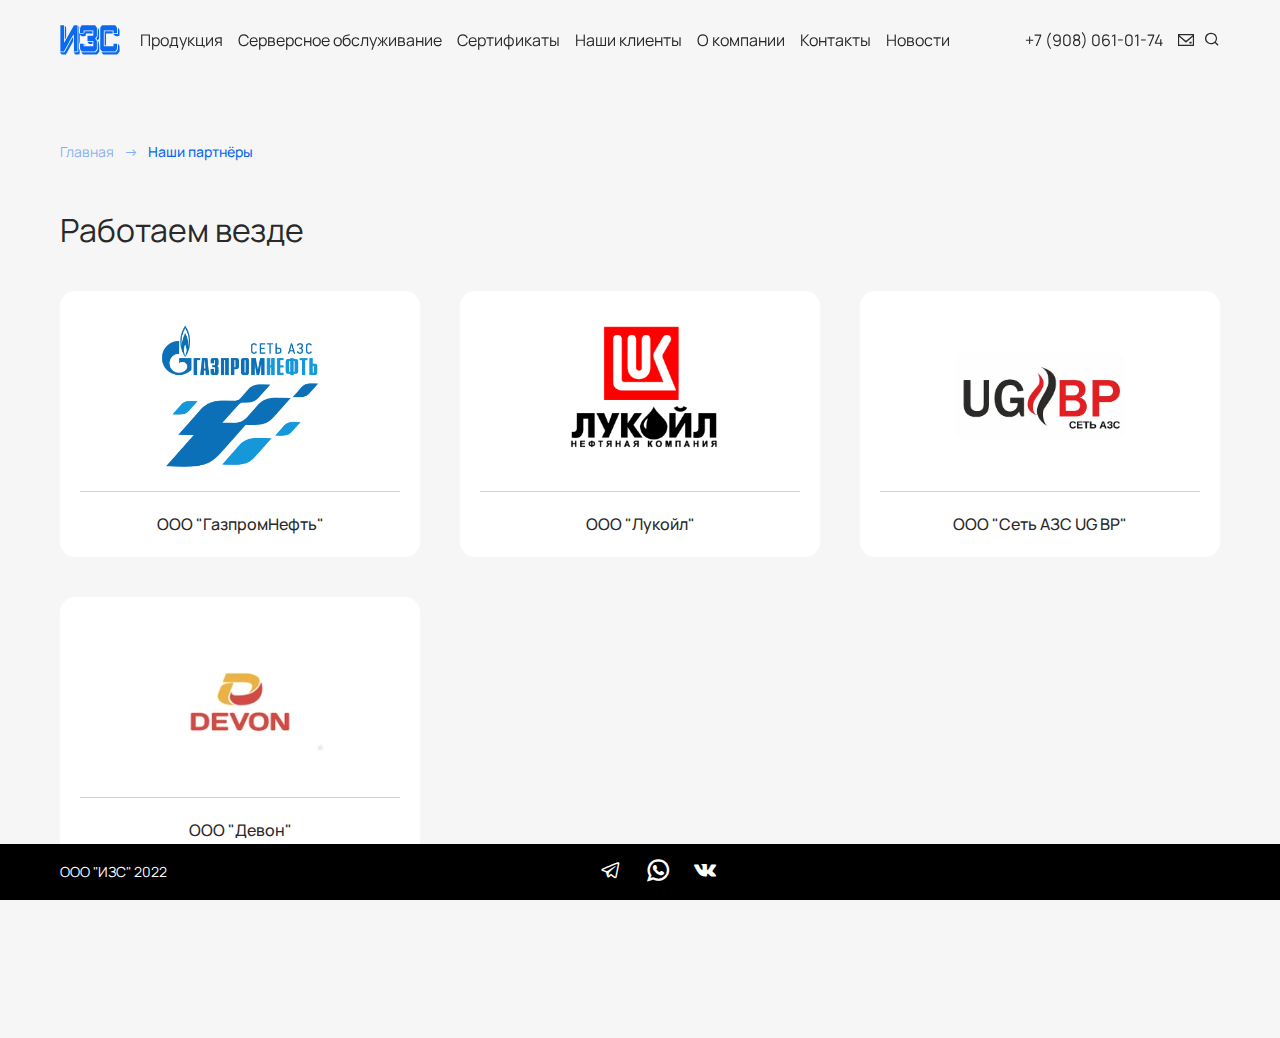
<file: clients.html>
<!DOCTYPE html>
<html lang="ru">
<head>
  <meta charset="UTF-8">
<meta name="viewport" content="width=device-width, initial-scale=1.0">
<meta http-equiv="X-UA-Compatible" content="ie=edge">
<meta name="description" content="">
<meta name="robots" content="">
<link rel="short icon" href="">
<link rel="stylesheet" href="libs/swiper.min.css">
<link rel="stylesheet" href="css/style.min.css">
  <title>Наши партнёры</title>
</head>
<body>
  <div class="wrapper">
  <!-- ?Подключение Header -->
  <header class="header js-head js-scroll">
    <div class="header__container container">
        <div class="header__start">
            <div class="header__logo">
                <a href="index.html" class="logo">
                    <img src="img/logo.svg" width="60" height="30" alt="ИЗС">
                </a>
            </div>
            <nav class="header__menu menu">
                <div class="header__menu-wrapper menu">
                    <div class="menu__mobile-close js-menu-close">
                            <svg width="12" height="12" viewBox="0 0 12 12" fill="none" xmlns="http://www.w3.org/2000/svg">
                                <path d="M1 1L10.8995 10.8995" stroke="white" stroke-width="2" stroke-linecap="round"/>
                                <path d="M1 11L10.8995 1.10051" stroke="white" stroke-width="2" stroke-linecap="round"/>
                            </svg>
                        </div>
                    <ul class="menu__list">
                        <li class="menu__item"><a class="menu__link js-scroll-link" href="index.html#production">Продукция</a></li>
                        <li class="menu__item"><a class="menu__link js-scroll-link" href="index.html#services">Серверсное обслуживание</a></li>
                        <li class="menu__item"><a class="menu__link js-scroll-link" href="company.html#sertificat">Сертификаты</a></li>
                        <li class="menu__item"><a class="menu__link" href="clients.html">Наши клиенты</a></li>
                        <li class="menu__item"><a class="menu__link" href="company.html">О компании</a></li>
                        <li class="menu__item"><a class="menu__link" href="contacts.html">Контакты</a></li>
                        <li class="menu__item"><a class="menu__link" href="all-news.html">Новости</a></li>
                    </ul>
                    <div class="menu__mobile-content">
                        <a class="menu__mobile-link" href="tel:+79080610174">+7 (908) 061-01-74</a>
                        <a class="menu__mobile-btn btn btn-second" href="#" >Написать в Whatsapp </a>
                    </div>
                </div>
            </nav>
        </div>
        <div class="header__end">
            <div class="header__any any-content">
                <div class="any-content__link">
                    <a class="link-main" href="tel:+79080610174">+7 (908) 061-01-74</a>
                </div>
                <div class="any-content__block">
                    <div class="any-content__item">
                        <a href="mailto:azs@mail.ru" class="any-content__icon icon-header"><span class="i-message"></span></a>
                    </div>
                    <div class="any-content__item">
                        <button class="search js-search-btn icon-header"><span class="i-search"></span></button>
                    </div>
                </div>
                <button class="header__burger burger">
                    <span></span>
                    <span></span>
                    <span></span>
                </button>
            </div>
        </div>
    </div>
    <div class="search-block js-search-block">
        <div class="container">
            <form class="search-block__form" action="#">
                <div class="search-block__input">
                    <input placeholder="Введите название" class="search-block__control"></input>
                    <button class="search-block__btn"><span class="i-search"></span></button>
                </div>
            </form>
        </div>
    </div>
</header>



<!--? Location popup -->
<div class="popup popup-main js-popup-main">
    <div class="popup__wrapper">
        <div class="popup__inner">
          <div class="popup__content">
            <button class="popup__btn-close"><span class="i-close"></span></button>
            <div class="popup__title">Обратная связь</div>
            <div class="popup__desc">
                Вы можете задать свой вопрос в форме ниже. Наши специалисты свяжутся с вами 
                и проконсультируют по всем вопросам
            </div>
            <form class="form" action="#">
                <div class="form__wrapper">
                    <div class="form__item">
                        <label for="input-name" class="form__label">Имя</label>
                        <div class="form__input">
                            <input id="input-name" required class="form__control form-control" type="text">
                        </div>
                    </div>
                    <div class="form__item">
                        <label for="input-questions" class="form__label">Ваш вопрос</label>
                        <div class="form__input">
                            <input id="input-questions" required class="form__control form-control" type="text">
                        </div>
                    </div>
                    <div class="form__item">
                        <div class="form__input">
                            <input required class="form__control form-control" placeholder="+7 (999) 999-99-99" type="tel">
                        </div>
                    </div>
                </div>
                <button class="form__btn btn btn-primary">Отправить заявку</button>
            </form>
          </div>
        </div>
    </div>
</div>

  <script>
      const headerSecond = document.querySelector('.header');
      headerSecond.classList.add('header-second')
  </script>
  <!-- ?Основной контент -->
  <main class="main main--page">
    <!--? Breadcrumb -->
    <div class="breadcrumb mb-desc">
        <div class="container">
            <nav aria-label="breadcrumb" class="breadcrumb__nav">
                <ul class="breadcrumb__list">
                    <li class="breadcrumb__item"><a href="index.html">Главная</a></li>
                    <li class="breadcrumb__item active">Наши партнёры</li>
               </ul>
            </nav>
        </div>
    </div>

    <!-- ? Partners -->
    <section class="partners block-ind">
        <div class="container">
            <div class="head">
                <h1 class="title title-primary">Работаем везде</h1>
            </div>
            <div class="partners__wrapper">
                <div class="grid-main">
                    <div class="item-partners radius-any">
                        <div class="item-partners__image">
                          <img src="img/partners/partners-1.png" alt="">
                        </div>
                        <div class="item-partners__text">OOO "ГазпромНефть"</div>
                    </div>
                    <div class="item-partners radius-any">
                        <div class="item-partners__image">
                          <img src="img/partners/partners-2.png" alt="">
                        </div>
                        <div class="item-partners__text">OOO "Лукойл"</div>
                    </div>
                    <div class="item-partners radius-any">
                        <div class="item-partners__image">
                          <img src="img/partners/partners-3.png" alt="">
                        </div>
                        <div class="item-partners__text">OOO "Сеть АЗС UG BP"</div>
                    </div>
                    <div class="item-partners radius-any">
                        <div class="item-partners__image">
                          <img src="img/partners/partners-4.png" alt="">
                        </div>
                        <div class="item-partners__text">OOO "Девон"</div>
                    </div>
                </div>
            </div>
        </div>
    </section>
   
  </main>

  <!-- ?Подключение Footer -->
  <footer class="footer">
    <div class="container">
        <div class="footer__row">
            <div class="footer__item">
                ООО "ИЗС" 2022
            </div>
            <div class="footer__social social">
                <a href="#" class="social__item">
                    <span class="i-telegram"></span>
                </a>
                <a href="#" class="social__item">
                    <span class="i-whatsap"></span>
                </a>
                <a href="#" class="social__item">
                    <span class="i-vk"></span>
                </a>
            </div>
        </div>
    </div>
</footer>
  
</div>
<script src="libs/jquery.min.js"></script>
<script src="https://api-maps.yandex.ru/2.1/?apikey=b6a870ec-d914-424a-a003-b2d702a5d3db&amp;lang=ru_RU" type="text/javascript"></script>
<script src="libs/fslightbox.js"></script>
<script src="libs/swiper.min.js"></script>
<script src="js/main.js"></script>

<script >
    var myMap;
    ymaps.ready(init);
    function init() {
        myMap = new ymaps.Map('map', {
            center: [55.75450412756219, 37.61779656324545], 
            zoom: 10, 
            controls: [],
          },);
           myCollectionPin = new ymaps.GeoObjectCollection({}, {
              iconLayout: 'default#image',
              iconImageHref: 'img/logo.svg',
              iconImageSize: [60, 30],
          });
           let mainLocation = [
             {
              coords: [55.75450412756219, 37.61779656324545],
              hintContent: 'Азс',
              ballonContentText: 'Азс'
             },
          ]
          mainLocation.forEach(el => {
            var mark = new ymaps.Placemark(el.coords, {
              hintContent: el.hintContent,
              balloonContent: `<span class="text">${el.ballonContentText}</span>`,
            });
            myCollectionPin.add(mark)
          });
          myMap.geoObjects.add(myCollectionPin);  
          myMap.behaviors.disable('scrollZoom');

  var ctrlKey = false;
  var ctrlMessVisible = false;
  var timer;

  // Отслеживаем скролл мыши на карте, чтобы показывать уведомление
  myMap.events.add(['wheel', 'mousedown'], function(e) {
    if (e.get('type') == 'wheel') {
      if (!ctrlKey) { // Ctrl не нажат, показываем уведомление
        $('#ymap_ctrl_display').fadeIn(300);
        ctrlMessVisible = true;
        clearTimeout(timer); // Очищаем таймер, чтобы продолжать показывать уведомление
        timer = setTimeout(function() {
          $('#ymap_ctrl_display').fadeOut(300);
          ctrlMessVisible = false;
        }, 1500);
      }
      else { // Ctrl нажат, скрываем сообщение
        $('#ymap_ctrl_display').fadeOut(100);
      }
    }
    if (e.get('type') == 'mousedown' && ctrlMessVisible) { // Скрываем уведомление при клике на карте
      $('#ymap_ctrl_display').fadeOut(100);
    }
  });

    // Обрабатываем нажатие на Ctrl
    $(document).keydown(function(e) {
      if (e.which === 17 && !ctrlKey) { // Ctrl нажат: включаем масштабирование мышью
        ctrlKey = true;
        myMap.behaviors.enable('scrollZoom');
      }
  });
    $(document).keyup(function(e) { // Ctrl не нажат: выключаем масштабирование мышью
      if (e.which === 17) {
        ctrlKey = false;
        myMap.behaviors.disable('scrollZoom');
      }
    });
      }
</script> 

</body>
</html>
</file>
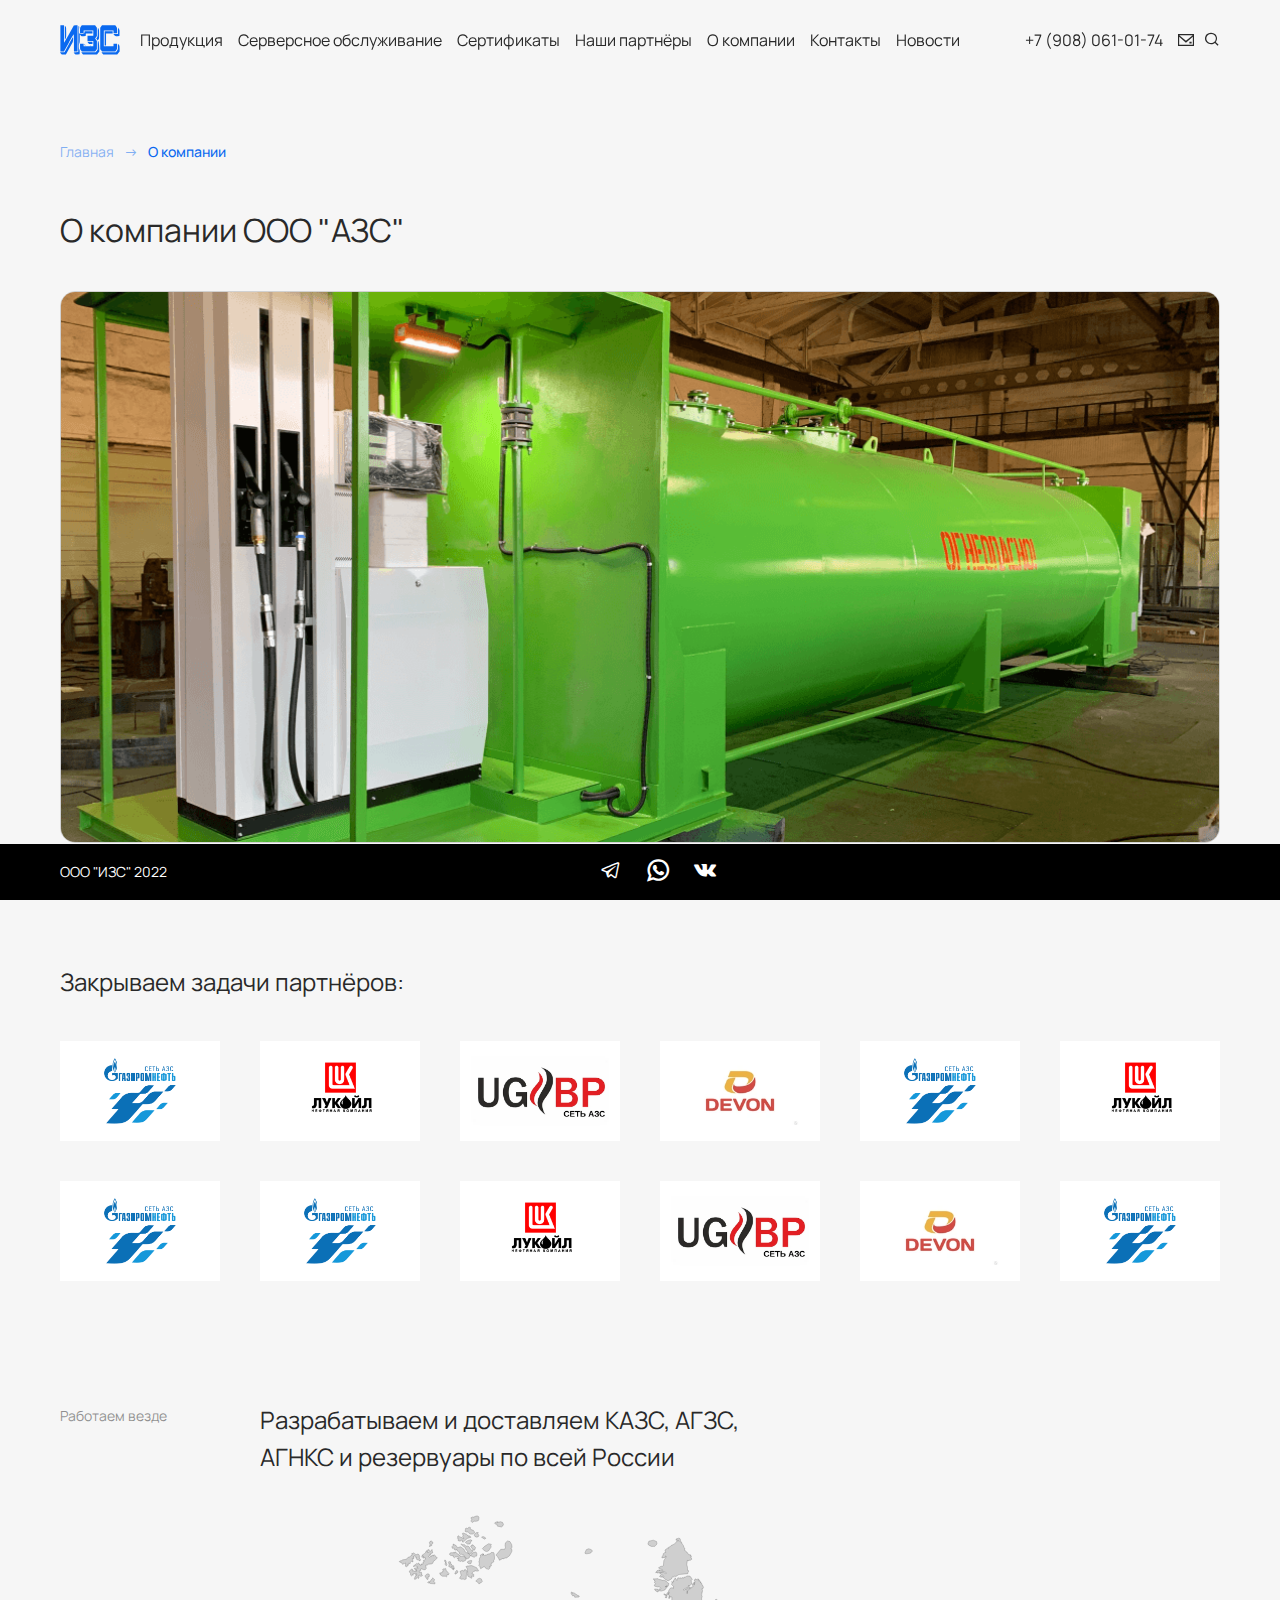
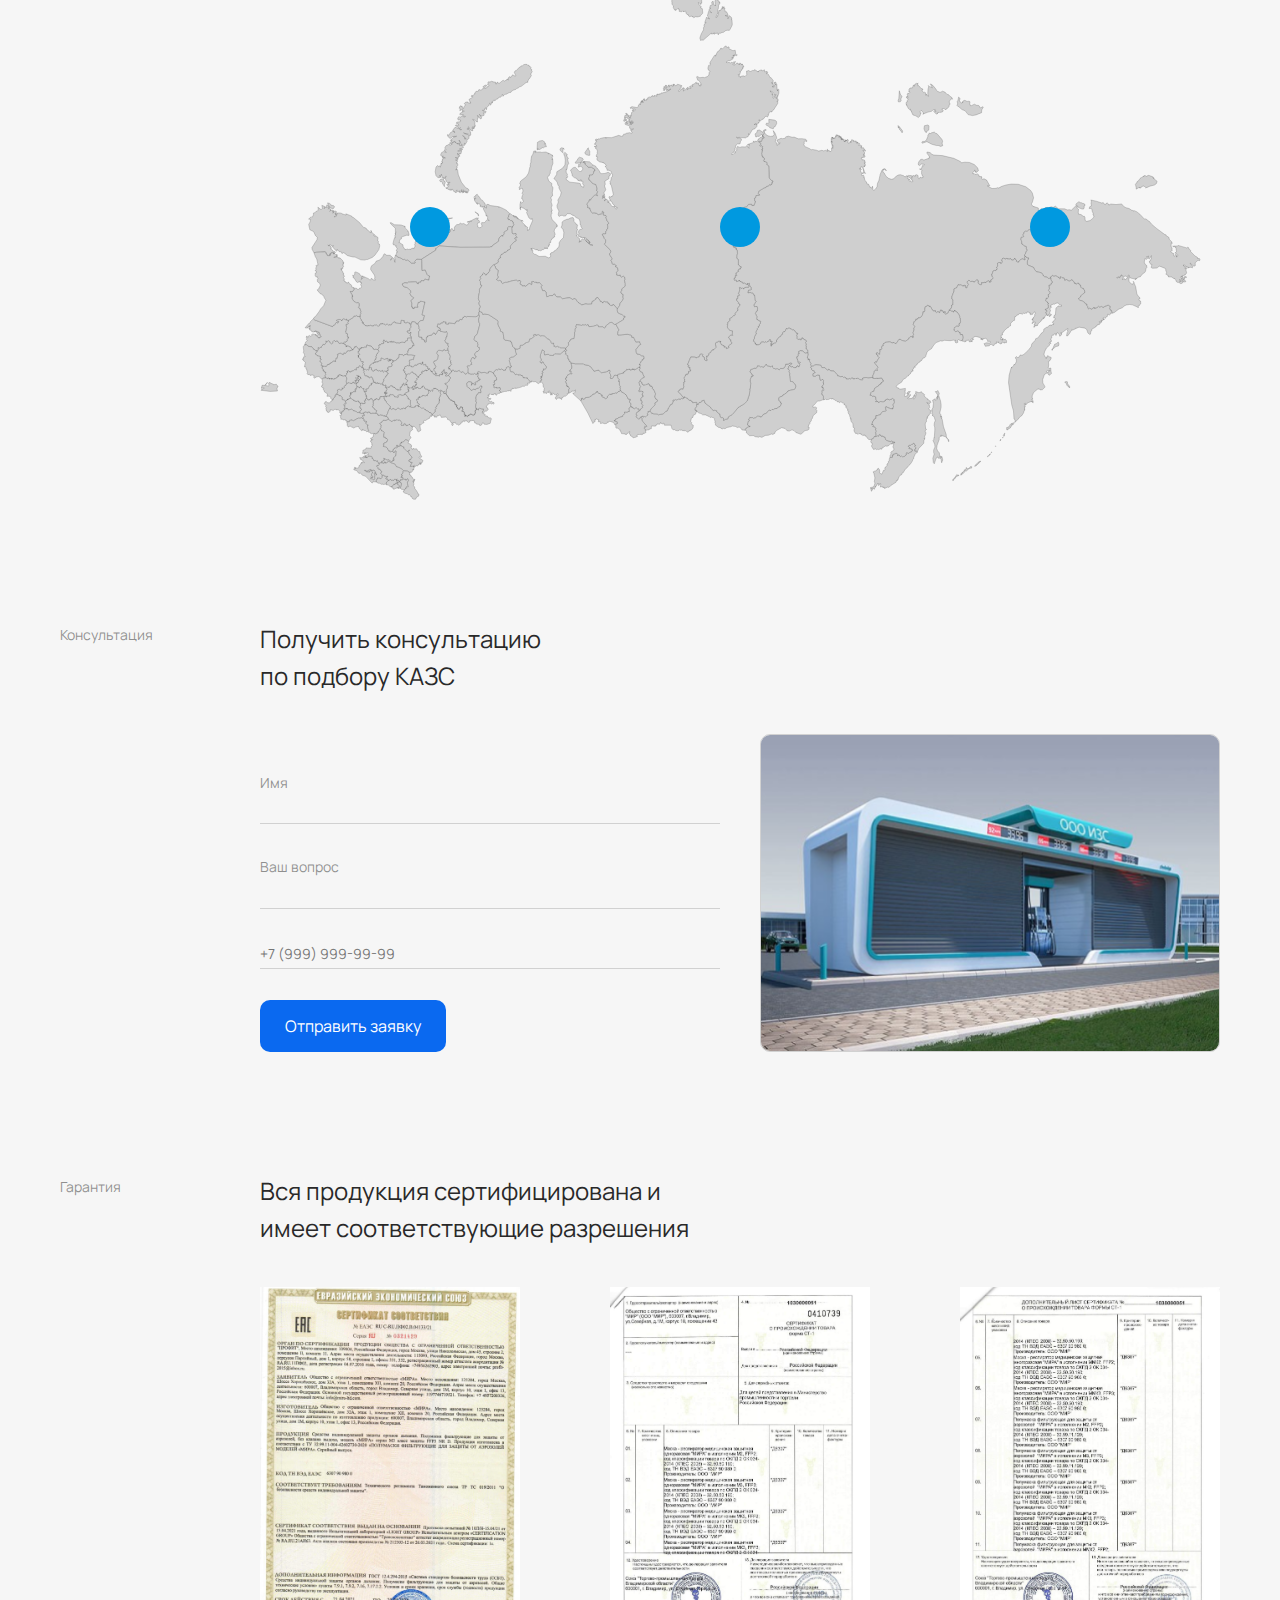
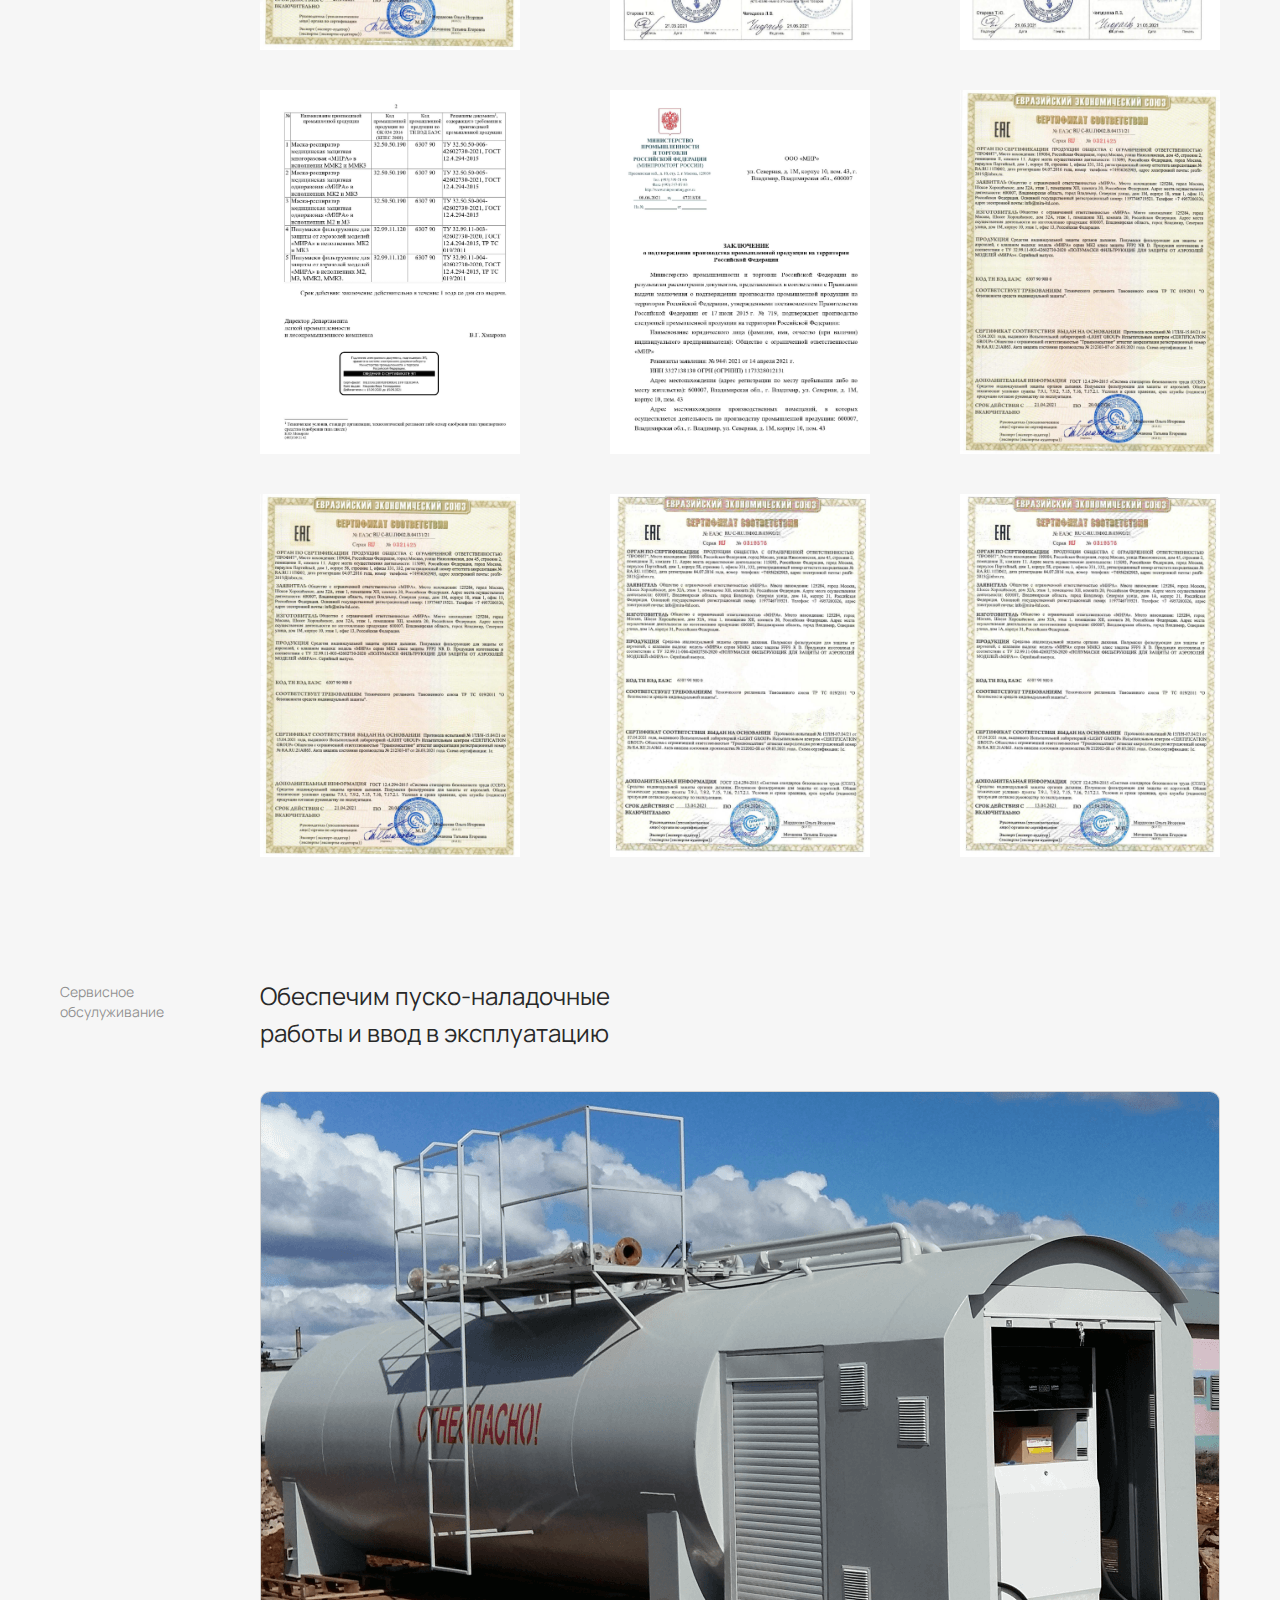
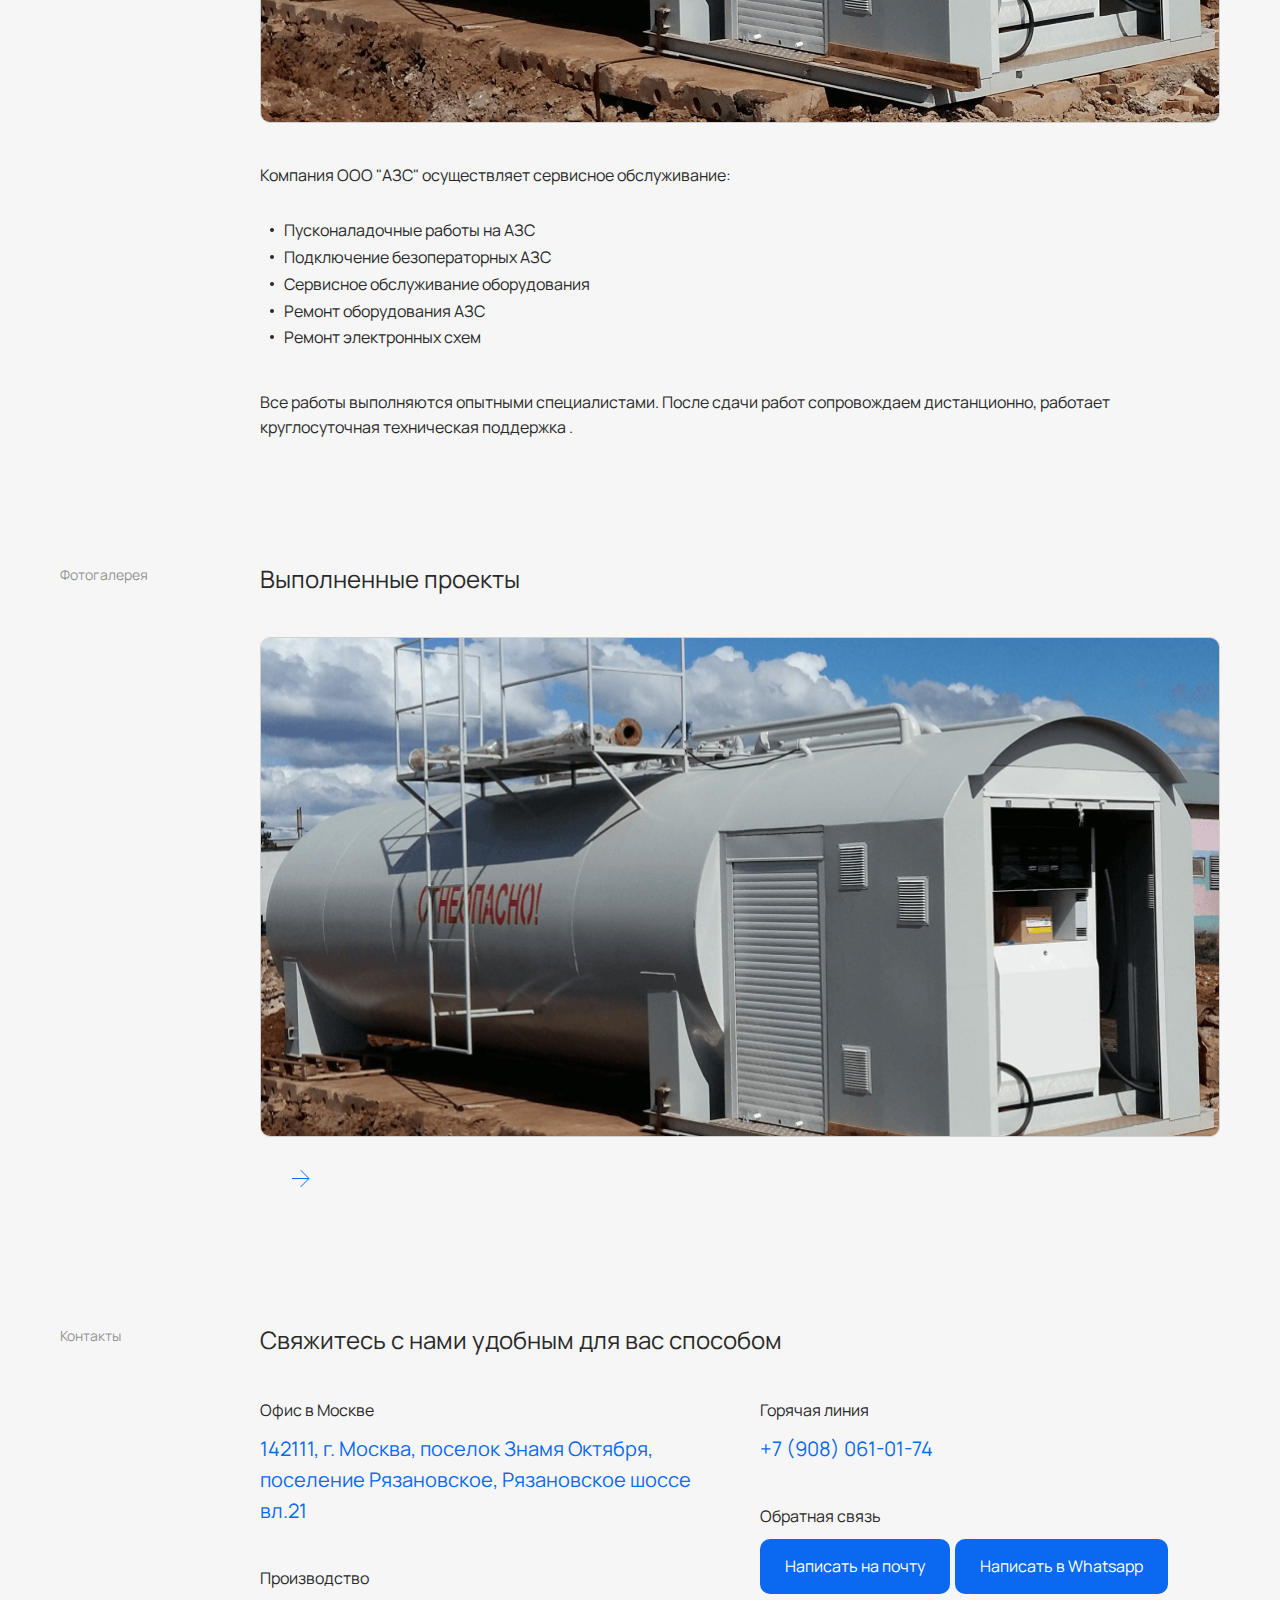
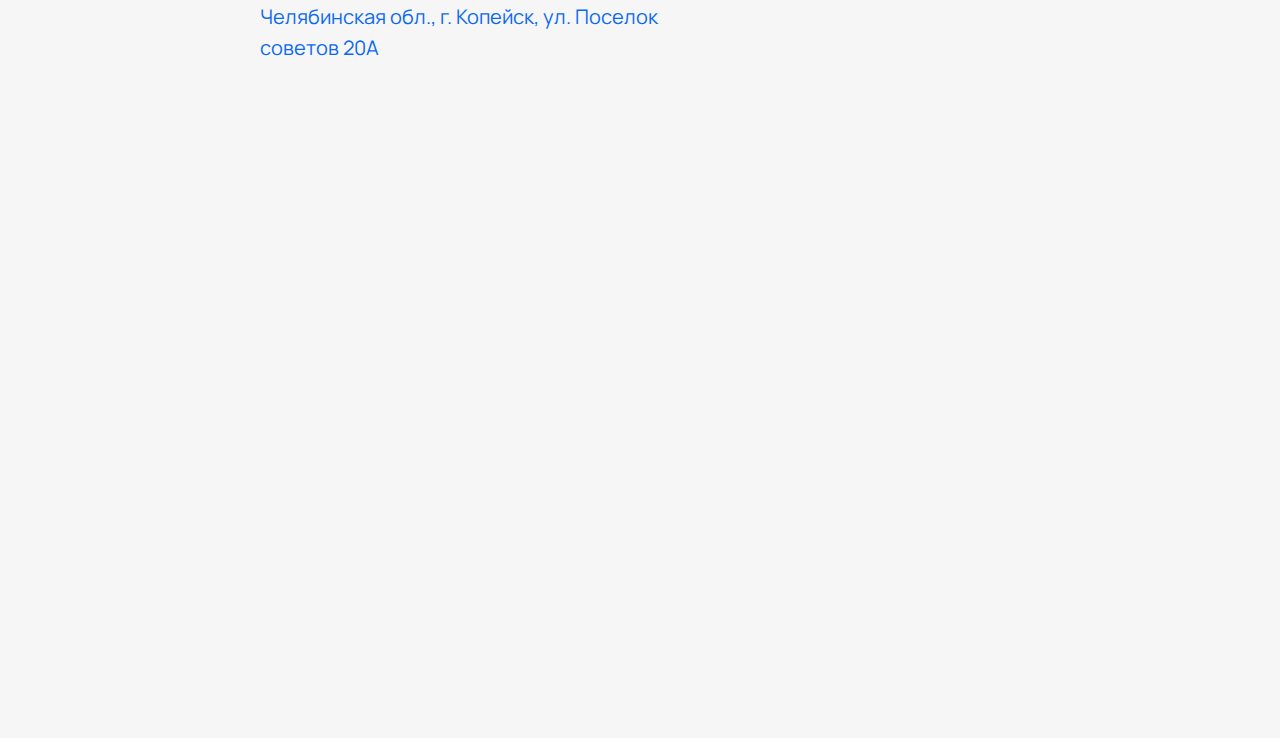
<file: company.html>
<!DOCTYPE html>
<html lang="ru">
<head>
  <meta charset="UTF-8">
<meta name="viewport" content="width=device-width, initial-scale=1.0">
<meta http-equiv="X-UA-Compatible" content="ie=edge">
<meta name="description" content="">
<meta name="robots" content="">
<link rel="short icon" href="">
<link rel="stylesheet" href="libs/swiper.min.css">
<link rel="stylesheet" href="css/style.min.css">
  <title>О компании</title>
</head>
<body>
  <div class="wrapper">
  <!-- ?Подключение Header -->
  <header class="header js-head js-scroll">
    <div class="header__container container">
        <div class="header__start">
            <div class="header__logo">
                <a href="index.html" class="logo">
                    <img src="img/logo.svg" width="60" height="30" alt="ИЗС">
                </a>
            </div>
            <nav class="header__menu menu">
                <div class="header__menu-wrapper menu">
                    <div class="menu__mobile-close js-menu-close">
                            <svg width="12" height="12" viewBox="0 0 12 12" fill="none" xmlns="http://www.w3.org/2000/svg">
                                <path d="M1 1L10.8995 10.8995" stroke="white" stroke-width="2" stroke-linecap="round"/>
                                <path d="M1 11L10.8995 1.10051" stroke="white" stroke-width="2" stroke-linecap="round"/>
                            </svg>
                        </div>
                    <ul class="menu__list">
                        <li class="menu__item"><a class="menu__link js-scroll-link" href="index.html#production">Продукция</a></li>
                        <li class="menu__item"><a class="menu__link js-scroll-link" href="index.html#services">Серверсное обслуживание</a></li>
                        <li class="menu__item"><a class="menu__link js-scroll-link" href="company.html#sertificat">Сертификаты</a></li>
                        <li class="menu__item"><a class="menu__link" href="partners.html">Наши партнёры</a></li>
                        <li class="menu__item"><a class="menu__link" href="company.html">О компании</a></li>
                        <li class="menu__item"><a class="menu__link" href="contacts.html">Контакты</a></li>
                        <li class="menu__item"><a class="menu__link" href="all-news.html">Новости</a></li>
                    </ul>
                    <div class="menu__mobile-content">
                        <a class="menu__mobile-link" href="tel:+79080610174">+7 (908) 061-01-74</a>
                        <a class="menu__mobile-btn btn btn-second" href="#" >Написать в Whatsapp </a>
                    </div>
                </div>
            </nav>
        </div>
        <div class="header__end">
            <div class="header__any any-content">
                <div class="any-content__link">
                    <a class="link-main" href="tel:+79080610174">+7 (908) 061-01-74</a>
                </div>
                <div class="any-content__block">
                    <div class="any-content__item">
                        <a href="mailto:azs@mail.ru" class="any-content__icon icon-header"><span class="i-message"></span></a>
                    </div>
                    <div class="any-content__item">
                        <button class="search js-search-btn icon-header"><span class="i-search"></span></button>
                    </div>
                </div>
                <button class="header__burger burger">
                    <span></span>
                    <span></span>
                    <span></span>
                </button>
            </div>
        </div>
    </div>
    <div class="search-block js-search-block">
        <div class="container">
            <form class="search-block__form" action="#">
                <div class="search-block__input">
                    <input placeholder="Введите название" class="search-block__control"></input>
                    <button class="search-block__btn"><span class="i-search"></span></button>
                </div>
            </form>
        </div>
    </div>
</header>



<!--? Location popup -->
<div class="popup popup-main js-popup-main">
    <div class="popup__wrapper">
        <div class="popup__inner">
          <div class="popup__content">
            <button class="popup__btn-close"><span class="i-close"></span></button>
            <div class="popup__title">Обратная связь</div>
            <div class="popup__desc">
                Вы можете задать свой вопрос в форме ниже. Наши специалисты свяжутся с вами 
                и проконсультируют по всем вопросам
            </div>
            <form class="form" action="#">
                <div class="form__wrapper">
                    <div class="form__item">
                        <label for="input-name" class="form__label">Имя</label>
                        <div class="form__input">
                            <input id="input-name" required class="form__control form-control" type="text">
                        </div>
                    </div>
                    <div class="form__item">
                        <label for="input-questions" class="form__label">Ваш вопрос</label>
                        <div class="form__input">
                            <input id="input-questions" required class="form__control form-control" type="text">
                        </div>
                    </div>
                    <div class="form__item">
                        <div class="form__input">
                            <input required class="form__control form-control" placeholder="+7 (999) 999-99-99" type="tel">
                        </div>
                    </div>
                </div>
                <button class="form__btn btn btn-primary">Отправить заявку</button>
            </form>
          </div>
        </div>
    </div>
</div>

  <script>
      const headerSecond = document.querySelector('.header');
      headerSecond.classList.add('header-second')
  </script>
  <!-- ?Основной контент -->
  <main class="main main--page">
    <!--? Breadcrumb -->
    <div class="breadcrumb mb-desc">
        <div class="container">
            <nav aria-label="breadcrumb" class="breadcrumb__nav">
                <ul class="breadcrumb__list">
                    <li class="breadcrumb__item"><a href="index.html">Главная</a></li>
                    <li class="breadcrumb__item active">О компании</li>
               </ul>
            </nav>
        </div>
    </div>

    <!--? Company -->
    <section class="company block-ind">
        <div class="container">
            <div class="head">
                <h1 class="title title-primary">О компании ООО "АЗС"</h1>
            </div>
            <div class="company__image image-block">
                <img src="img/company/company-image.png" alt="">
            </div>
        </div>
    </section>

    <!-- ? Partners work -->
    <section class="partners-work block-ind">
        <div class="container">
            <div class="head">
                <h2 class="title title-second">Закрываем задачи партнёров:</h2>
            </div>
            <div class="partners-work__row">
                <div class="partners-work__item">
                    <div class="item-work">
                        <div class="item-work__image">
                            <img src="img/partners/partners-1.png" alt="">
                        </div>
                    </div>
                </div>
                <div class="partners-work__item">
                    <div class="item-work">
                        <div class="item-work__image">
                            <img src="img/partners/partners-2.png" alt="">
                        </div>
                    </div>
                </div>
                <div class="partners-work__item">
                    <div class="item-work">
                        <div class="item-work__image">
                            <img src="img/partners/partners-3.png" alt="">
                        </div>
                    </div>
                </div>
                <div class="partners-work__item">
                    <div class="item-work">
                        <div class="item-work__image">
                            <img src="img/partners/partners-4.png" alt="">
                        </div>
                    </div>
                </div>
                <div class="partners-work__item">
                    <div class="item-work">
                        <div class="item-work__image">
                            <img src="img/partners/partners-1.png" alt="">
                        </div>
                    </div>
                </div>
                <div class="partners-work__item">
                    <div class="item-work">
                        <div class="item-work__image">
                            <img src="img/partners/partners-2.png" alt="">
                        </div>
                    </div>
                </div>
                <div class="partners-work__item">
                    <div class="item-work">
                        <div class="item-work__image">
                            <img src="img/partners/partners-1.png" alt="">
                        </div>
                    </div>
                </div>
                <div class="partners-work__item">
                    <div class="item-work">
                        <div class="item-work__image">
                            <img src="img/partners/partners-1.png" alt="">
                        </div>
                    </div>
                </div>
                <div class="partners-work__item">
                    <div class="item-work">
                        <div class="item-work__image">
                            <img src="img/partners/partners-2.png" alt="">
                        </div>
                    </div>
                </div>
                <div class="partners-work__item">
                    <div class="item-work">
                        <div class="item-work__image">
                            <img src="img/partners/partners-3.png" alt="">
                        </div>
                    </div>
                </div>
                <div class="partners-work__item">
                    <div class="item-work">
                        <div class="item-work__image">
                            <img src="img/partners/partners-4.png" alt="">
                        </div>
                    </div>
                </div>
                <div class="partners-work__item">
                    <div class="item-work">
                        <div class="item-work__image">
                            <img src="img/partners/partners-1.png" alt="">
                        </div>
                    </div>
                </div>
            </div>
        </div>
    </section>

    <!-- ? Maps block -->
    <section class="maps-block block-ind">
        <div class="container">
            <div class="page">
                <div class="page__row">
                    <div class="page__text">
                        <div class="text text--ind">Работаем везде</div>
                    </div>
                    <div class="page__content">
                        <div class="head">
                            <h2 class="maps-block__title title title-second">Разрабатываем и доставляем КАЗС, АГЗС, АГНКС и резервуары по всей России</h2>
                        </div>
                        <div class="maps-block__image">
                            <img src="img/map.svg" alt="">
                            <div class="animate">
                                <div class="animate__item animate__item--1">
                                    <div class="animate__block"></div>
                                </div>
                                <div class="animate__item animate__item--2">
                                    <div class="animate__block"></div>
                                </div>
                                <div class="animate__item animate__item--3">
                                    <div class="animate__block"></div>
                                </div>
                            </div>
                        </div>
                    </div>
                </div>
            </div>
        </div>
    </section>

    <!-- ? Consultation -->
    <section class="consultation block-ind">
        <div class="container">
            <div class="page">
                <div class="page__row">
                    <div class="page__text">
                        <div class="text text--ind">Консультация</div>
                    </div>
                    <div class="page__content">
                        <div class="head">
                            <h2 class="consultation__title title title-second">Получить консультацию по подбору КАЗС</h2>
                        </div>
                        <div class="consultation__row">
                            <div class="consultation__form">
                                <form class="form" action="#">
                                    <div class="form__wrapper">
                                        <div class="form__item">
                                            <label for="input-name" class="form__label">Имя</label>
                                            <div class="form__input">
                                                <input id="input-name" required class="form__control form-control" type="text">
                                            </div>
                                        </div>
                                        <div class="form__item">
                                            <label for="input-questions" class="form__label">Ваш вопрос</label>
                                            <div class="form__input">
                                                <input id="input-questions" required class="form__control form-control" type="text">
                                            </div>
                                        </div>
                                        <div class="form__item">
                                            <div class="form__input">
                                                <input required class="form__control form-control" placeholder="+7 (999) 999-99-99" type="tel">
                                            </div>
                                        </div>
                                    </div>
                                    <button class="form__btn btn btn-primary">Отправить заявку</button>
                                </form>
                            </div>
                            <div class="consultation__image image-style">
                                <img src="img/consulation-image.png" alt="">
                            </div>
                        </div>
                    </div>
                </div>
            </div>
        </div>
    </section>

     <!--? Sertificat  -->
     <section id="sertificat" class="sertificat block-ind">
         <div class="container">
             <div class="page">
                 <div class="page__row">
                     <div class="page__text">
                         <div class="text text--ind">Гарантия</div>
                     </div>
                        <div class="page__content">
                            <div class="head">
                                <h2 class="sertificat__title title-second">Вся продукция сертифицирована и имеет соответствующие разрешения</h2>
                            </div>
                            <div class="sertificat__wrapper">
                                <div class="sertificat__items">
                                    <div class="sertificat__item">
                                        <a data-fslightbox="gallery" href="img/sertificat/sertificat-1.jpg" class="sertificat__body">
                                            <img src="img/sertificat/sertificat-1.jpg" alt="">
                                        </a>
                                    </div>
                                    <div class="sertificat__item">
                                        <a data-fslightbox="gallery" href="img/sertificat/sertificat-2.jpg" class="sertificat__body">
                                            <img src="img/sertificat/sertificat-2.jpg" alt="">
                                        </a>
                                    </div>
                                    <div class="sertificat__item">
                                        <a data-fslightbox="gallery" href="img/sertificat/sertificat-3.jpg" class="sertificat__body">
                                            <img src="img/sertificat/sertificat-3.jpg" alt="">
                                        </a>
                                    </div>
                                    <div class="sertificat__item">
                                        <a data-fslightbox="gallery" href="img/sertificat/sertificat-4.jpg" class="sertificat__body">
                                            <img src="img/sertificat/sertificat-4.jpg" alt="">
                                        </a>
                                    </div>
                                    <div class="sertificat__item">
                                        <a data-fslightbox="gallery" href="img/sertificat/sertificat-5.jpg" class="sertificat__body">
                                            <img src="img/sertificat/sertificat-5.jpg" alt="">
                                        </a>
                                    </div>
                                    <div class="sertificat__item">
                                        <a data-fslightbox="gallery" href="img/sertificat/sertificat-6.jpg" class="sertificat__body">
                                            <img src="img/sertificat/sertificat-6.jpg" alt="">
                                        </a>
                                    </div>
                                    <div class="sertificat__item">
                                        <a data-fslightbox="gallery" href="img/sertificat/sertificat-7.jpg" class="sertificat__body">
                                            <img src="img/sertificat/sertificat-7.jpg" alt="">
                                        </a>
                                    </div>
                                    <div class="sertificat__item">
                                        <a data-fslightbox="gallery" href="img/sertificat/sertificat-8.jpg" class="sertificat__body">
                                            <img src="img/sertificat/sertificat-8.jpg" alt="">
                                        </a>
                                    </div>
                                    <div class="sertificat__item">
                                        <a data-fslightbox="gallery" href="img/sertificat/sertificat-9.jpg" class="sertificat__body">
                                            <img src="img/sertificat/sertificat-9.jpg" alt="">
                                        </a>
                                    </div>
                                </div>
                            </div>
                        </div>
                     </div>
                 </div>
        </div>
     </section>

     <!-- ? Block-any -->
     <section class="block-any block-ind">
         <div class="container">
             <div class="page">
                 <div class="page__row">
                     <div class="page__text">
                         <div class="text text--ind">Сервисное <br> обсулуживание</div>
                     </div>
                     <div class="page__content">
                        <div class="head block-any__head block-any__head--width">
                            <h2 class="title title-second">Обеспечим пуско-наладочные работы и ввод в эксплуатацию</h2>
                        </div>
                        <div class="block-any__content">
                            <div class="block-any__image image-style mb-desc">
                                <img src="img/block-image.png" alt="">
                            </div>
                            <div class="block-any__list list">
                                <div class="list__title">Компания ООО "АЗС" осуществляет сервисное обслуживание:</div>
                                <ul class="list__content mb-desc">
                                    <li>Пусконаладочные работы на АЗС</li>
                                    <li>Подключение безоператорных АЗС</li>
                                    <li>Сервисное обслуживание оборудования</li>
                                    <li>Ремонт оборудования АЗС</li>
                                    <li>Ремонт электронных схем</li>
                                </ul>
                              <p>Все работы выполняются опытными специалистами. После сдачи работ сопровождаем дистанционно, работает круглосуточная техническая поддержка .</p>
                            </div>
                        </div>
                     </div>
                 </div>
             </div>
         </div>
     </section>

     <!-- ? Any slider -->
     <section class="any-slider block-ind">
         <div class="container">
             <div class="page">
                 <div class="page__row">
                     <div class="page__text">
                         <div class="text text--ind">Фотогалерея</div>
                     </div>
                     <div class="page__content">
                         <div class="head">
                             <h2 class="title title-second">Выполненные проекты</h2>
                         </div>
                         <div class="any-slider__content">
                             <div class="swiper-container js-any-slider">
                                 <div class="swiper-wrapper">
                                     <div class="swiper-slide">
                                         <div class="any-slider__item image-style">
                                             <img src="img/block-image.png" alt="">
                                         </div>
                                     </div>
                                     <div class="swiper-slide">
                                        <div class="any-slider__item image-style">
                                            <img src="img/block-image.png" alt="">
                                        </div>
                                    </div>
                                 </div>
                                 <div class="any-slider__controls">
                                    <div class="controls">
                                        <div class="swiper-button-prev arrow-slide js-prev-any">
                                            <svg width="19" height="19" viewBox="0 0 19 19" fill="none" xmlns="http://www.w3.org/2000/svg">
                                                <path d="M9.51038 1L0.999998 9.51038M9.51038 18.0208L0.999998 9.51038M0.999998 9.51038H18.0208"/>
                                            </svg>    
                                        </div>
                                        <div class="swiper-button-next arrow-slider js-next-any">
                                            <svg width="18" height="19" viewBox="0 0 18 19" fill="none" xmlns="http://www.w3.org/2000/svg">
                                                <path d="M8.51025 18.021L17.0206 9.51062M8.51025 1.00024L17.0206 9.51062M17.0206 9.51062L-0.000124718 9.51062"/>
                                            </svg>    
                                        </div>
                                      </div>
                                 </div>
                             </div>
                         </div>
                     </div>
                 </div>
             </div>
         </div>
     </section>

    <!--? Contacts -->
    <section class="contacts block-ind">
        <div class="container">
            <div class="page">
                <div class="page__row">
                    <div class="page__text">
                        <div class="text text--ind">Контакты</div>
                    </div>
                    <div class="page__content">
                        <div class="head">
                            <h3 class="title title-second">Свяжитесь с нами удобным для вас способом</h3>
                        </div>
                        <div class="contacts__wrapper">
                            <div class="contacts__items">
                                <div class="contacts__item">
                                    <div class="item-contacts">
                                        <div class="item-contacts__label">Офис в Москве</div>
                                        <div class="item-contacts__any">142111, г. Москва, поселок Знамя Октября, поселение Рязановское, Рязановское шоссе вл.21</div>
                                    </div>
                                    <div class="item-contacts">
                                        <div class="item-contacts__label">Производство</div>
                                        <div class="item-contacts__any"> Челябинская обл., г. Копейск,   ул. Поселок советов 20А</div>
                                    </div>
                                </div>
                                <div class="contacts__item">
                                    <div class="item-contacts">
                                        <div class="item-contacts__label">Горячая линия</div>
                                            <a href="tel:+79080610174" class="item-contacts__any">+7 (908) 061-01-74</a>
                                    </div>
                                    <div class="item-contacts">
                                        <div class="item-contacts__label">Обратная связь</div>
                                            <div class="item-contacts__buttons">
                                            <a href="mailto:igs74.ru@yandex.ru"class="item-contacts__btn btn btn-primary">Написать на почту</a>
                                            <button class="item-contacts__btn btn btn-primary">Написать в Whatsapp </button>
                                        </div>
                                    </div>
                                </div>
                            </div>
                        </div>
                    </div>
                </div>
            </div>
        </div>
    </section>

    <!--? Maps  -->
    <div id="map" class="map">
        <div class="map__scroll" id="ymap_ctrl_display" style="display: none;">
        <div class="map__text">
            Чтобы изменить масштаб, прокручивайте карту, удерживая клавишу Ctrl.
        </div>
        </div>
    </div>
  </main>

  <!-- ?Подключение Footer -->
  <footer class="footer">
    <div class="container">
        <div class="footer__row">
            <div class="footer__item">
                ООО "ИЗС" 2022
            </div>
            <div class="footer__social social">
                <a href="#" class="social__item">
                    <span class="i-telegram"></span>
                </a>
                <a href="#" class="social__item">
                    <span class="i-whatsap"></span>
                </a>
                <a href="#" class="social__item">
                    <span class="i-vk"></span>
                </a>
            </div>
        </div>
    </div>
</footer>
  
</div>
<script src="libs/jquery.min.js"></script>
<script src="https://api-maps.yandex.ru/2.1/?apikey=b6a870ec-d914-424a-a003-b2d702a5d3db&amp;lang=ru_RU" type="text/javascript"></script>
<script src="libs/fslightbox.js"></script>
<script src="libs/swiper.min.js"></script>
<script src="js/main.js"></script>

<script >
    var myMap;
    ymaps.ready(init);
    function init() {
        myMap = new ymaps.Map('map', {
            center: [55.75450412756219, 37.61779656324545], 
            zoom: 10, 
            controls: [],
          },);
           myCollectionPin = new ymaps.GeoObjectCollection({}, {
              iconLayout: 'default#image',
              iconImageHref: 'img/logo.svg',
              iconImageSize: [60, 30],
          });
           let mainLocation = [
             {
              coords: [55.75450412756219, 37.61779656324545],
              hintContent: 'Азс',
              ballonContentText: 'Азс'
             },
          ]
          mainLocation.forEach(el => {
            var mark = new ymaps.Placemark(el.coords, {
              hintContent: el.hintContent,
              balloonContent: `<span class="text">${el.ballonContentText}</span>`,
            });
            myCollectionPin.add(mark)
          });
          myMap.geoObjects.add(myCollectionPin);  
          myMap.behaviors.disable('scrollZoom');

  var ctrlKey = false;
  var ctrlMessVisible = false;
  var timer;

  // Отслеживаем скролл мыши на карте, чтобы показывать уведомление
  myMap.events.add(['wheel', 'mousedown'], function(e) {
    if (e.get('type') == 'wheel') {
      if (!ctrlKey) { // Ctrl не нажат, показываем уведомление
        $('#ymap_ctrl_display').fadeIn(300);
        ctrlMessVisible = true;
        clearTimeout(timer); // Очищаем таймер, чтобы продолжать показывать уведомление
        timer = setTimeout(function() {
          $('#ymap_ctrl_display').fadeOut(300);
          ctrlMessVisible = false;
        }, 1500);
      }
      else { // Ctrl нажат, скрываем сообщение
        $('#ymap_ctrl_display').fadeOut(100);
      }
    }
    if (e.get('type') == 'mousedown' && ctrlMessVisible) { // Скрываем уведомление при клике на карте
      $('#ymap_ctrl_display').fadeOut(100);
    }
  });

    // Обрабатываем нажатие на Ctrl
    $(document).keydown(function(e) {
      if (e.which === 17 && !ctrlKey) { // Ctrl нажат: включаем масштабирование мышью
        ctrlKey = true;
        myMap.behaviors.enable('scrollZoom');
      }
  });
    $(document).keyup(function(e) { // Ctrl не нажат: выключаем масштабирование мышью
      if (e.which === 17) {
        ctrlKey = false;
        myMap.behaviors.disable('scrollZoom');
      }
    });
      }
</script> 

</body>
</html>
</file>
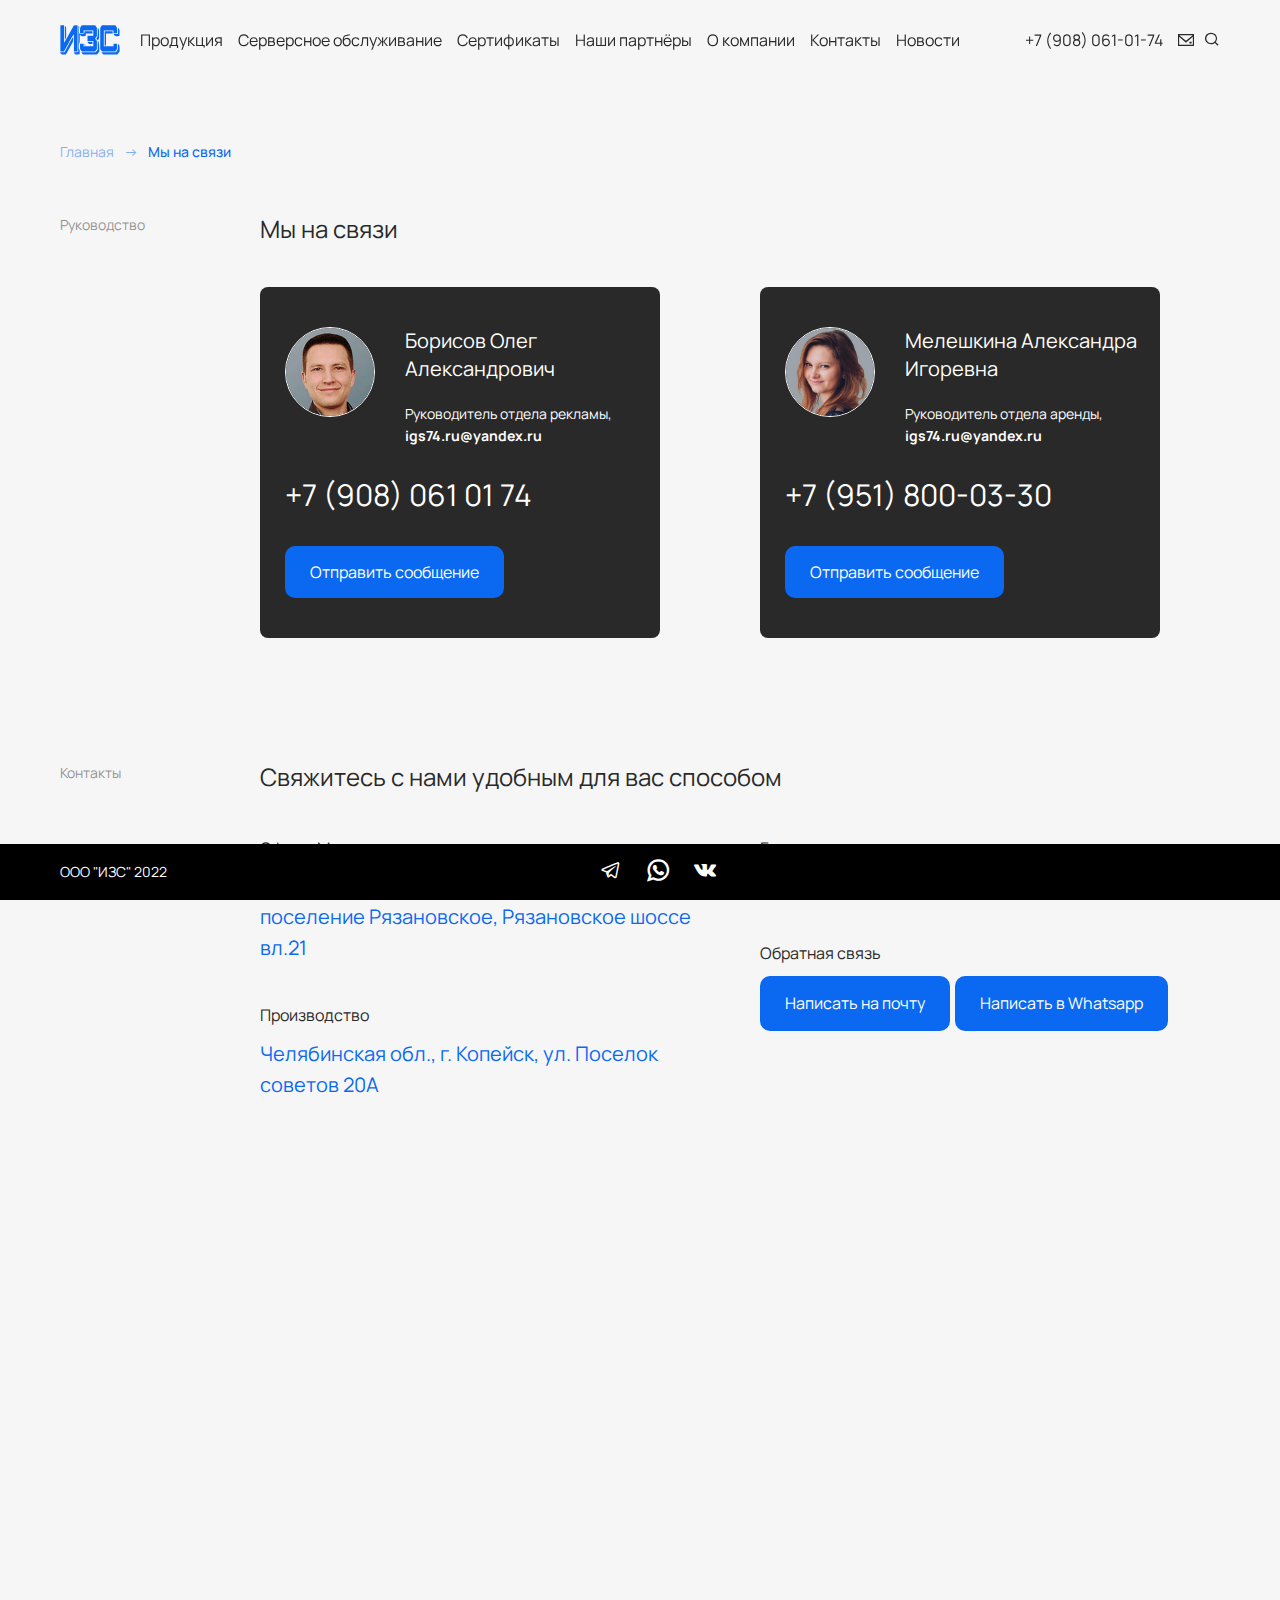
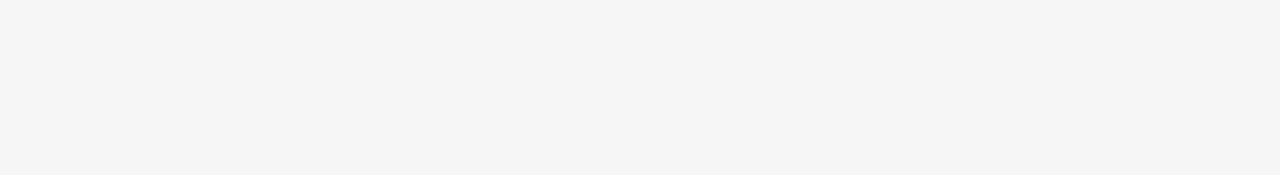
<file: contacts.html>
<!DOCTYPE html>
<html lang="ru">
<head>
  <meta charset="UTF-8">
<meta name="viewport" content="width=device-width, initial-scale=1.0">
<meta http-equiv="X-UA-Compatible" content="ie=edge">
<meta name="description" content="">
<meta name="robots" content="">
<link rel="short icon" href="">
<link rel="stylesheet" href="libs/swiper.min.css">
<link rel="stylesheet" href="css/style.min.css">
  <title>О компании</title>
</head>
<body>
  <div class="wrapper">
  <!-- ?Подключение Header -->
  <header class="header js-head js-scroll">
    <div class="header__container container">
        <div class="header__start">
            <div class="header__logo">
                <a href="index.html" class="logo">
                    <img src="img/logo.svg" width="60" height="30" alt="ИЗС">
                </a>
            </div>
            <nav class="header__menu menu">
                <div class="header__menu-wrapper menu">
                    <div class="menu__mobile-close js-menu-close">
                            <svg width="12" height="12" viewBox="0 0 12 12" fill="none" xmlns="http://www.w3.org/2000/svg">
                                <path d="M1 1L10.8995 10.8995" stroke="white" stroke-width="2" stroke-linecap="round"/>
                                <path d="M1 11L10.8995 1.10051" stroke="white" stroke-width="2" stroke-linecap="round"/>
                            </svg>
                        </div>
                    <ul class="menu__list">
                        <li class="menu__item"><a class="menu__link js-scroll-link" href="index.html#production">Продукция</a></li>
                        <li class="menu__item"><a class="menu__link js-scroll-link" href="index.html#services">Серверсное обслуживание</a></li>
                        <li class="menu__item"><a class="menu__link js-scroll-link" href="company.html#sertificat">Сертификаты</a></li>
                        <li class="menu__item"><a class="menu__link" href="partners.html">Наши партнёры</a></li>
                        <li class="menu__item"><a class="menu__link" href="company.html">О компании</a></li>
                        <li class="menu__item"><a class="menu__link" href="contacts.html">Контакты</a></li>
                        <li class="menu__item"><a class="menu__link" href="all-news.html">Новости</a></li>
                    </ul>
                    <div class="menu__mobile-content">
                        <a class="menu__mobile-link" href="tel:+79080610174">+7 (908) 061-01-74</a>
                        <a class="menu__mobile-btn btn btn-second" href="#" >Написать в Whatsapp </a>
                    </div>
                </div>
            </nav>
        </div>
        <div class="header__end">
            <div class="header__any any-content">
                <div class="any-content__link">
                    <a class="link-main" href="tel:+79080610174">+7 (908) 061-01-74</a>
                </div>
                <div class="any-content__block">
                    <div class="any-content__item">
                        <a href="mailto:azs@mail.ru" class="any-content__icon icon-header"><span class="i-message"></span></a>
                    </div>
                    <div class="any-content__item">
                        <button class="search js-search-btn icon-header"><span class="i-search"></span></button>
                    </div>
                </div>
                <button class="header__burger burger">
                    <span></span>
                    <span></span>
                    <span></span>
                </button>
            </div>
        </div>
    </div>
    <div class="search-block js-search-block">
        <div class="container">
            <form class="search-block__form" action="#">
                <div class="search-block__input">
                    <input placeholder="Введите название" class="search-block__control"></input>
                    <button class="search-block__btn"><span class="i-search"></span></button>
                </div>
            </form>
        </div>
    </div>
</header>



<!--? Location popup -->
<div class="popup popup-main js-popup-main">
    <div class="popup__wrapper">
        <div class="popup__inner">
          <div class="popup__content">
            <button class="popup__btn-close"><span class="i-close"></span></button>
            <div class="popup__title">Обратная связь</div>
            <div class="popup__desc">
                Вы можете задать свой вопрос в форме ниже. Наши специалисты свяжутся с вами 
                и проконсультируют по всем вопросам
            </div>
            <form class="form" action="#">
                <div class="form__wrapper">
                    <div class="form__item">
                        <label for="input-name" class="form__label">Имя</label>
                        <div class="form__input">
                            <input id="input-name" required class="form__control form-control" type="text">
                        </div>
                    </div>
                    <div class="form__item">
                        <label for="input-questions" class="form__label">Ваш вопрос</label>
                        <div class="form__input">
                            <input id="input-questions" required class="form__control form-control" type="text">
                        </div>
                    </div>
                    <div class="form__item">
                        <div class="form__input">
                            <input required class="form__control form-control" placeholder="+7 (999) 999-99-99" type="tel">
                        </div>
                    </div>
                </div>
                <button class="form__btn btn btn-primary">Отправить заявку</button>
            </form>
          </div>
        </div>
    </div>
</div>

  <script>
      const headerSecond = document.querySelector('.header');
      headerSecond.classList.add('header-second')
  </script>
  <!-- ?Основной контент -->
  <main class="main main--page">
    <!--? Breadcrumb -->
    <div class="breadcrumb mb-desc">
        <div class="container">
            <nav aria-label="breadcrumb" class="breadcrumb__nav">
                <ul class="breadcrumb__list">
                    <li class="breadcrumb__item"><a href="index.html">Главная</a></li>
                    <li class="breadcrumb__item active">Мы на связи</li>
               </ul>
            </nav>
        </div>
    </div>

    <!--? Contacts-inner -->
    <section class="contacts-inner block-ind">
        <div class="container">
            <div class="page page--max">
                <div class="page__row">
                     <div class="page__text">
                         <div class="text text--ind">Руководство</div>
                     </div>
                    <div class="page__content">
                        <div class="head">
                            <h1 class="title title-second">Мы на связи</h1>
                        </div>
                        <div class="contacts-inner__row">
                            <div class="contacts-inner__item">
                                <div class="block-contacts">
                                    <div class="block-contacts__content">
                                        <div class="block-contacts__image">
                                            <img src="img/contacts/contacts-image-2.png" alt="">
                                        </div>
                                        <div class="block-contacts__desc">
                                            <h3 class="block-contacts__title">Борисов Олег Александрович</h3>
                                            <p>Руководитель отдела рекламы, <a class="block-contacts__link-small" href="mailto:igs74.ru@yandex.ru">igs74.ru@yandex.ru</a></p>
                                        </div>
                                    </div>
                                    <div class="block-contacts__footer">
                                        <a href="tel:+79080610174" class="block-contacts__link">+7 (908) 061 01 74</a>
                                        <button data-popup="js-popup-main" class="block-contacts__btn btn btn-primary">Отправить сообщение</button>
                                    </div>
                                </div>
                            </div>
                            <div class="contacts-inner__item">
                                <div class="block-contacts">
                                    <div class="block-contacts__content">
                                        <div class="block-contacts__image">
                                            <img src="img/contacts/contacts-image-1.jpg" alt="">
                                        </div>
                                        <div class="block-contacts__desc">
                                            <h3 class="block-contacts__title">Мелешкина Александра Игоревна</h3>
                                            <p>Руководитель отдела аренды, <a class="block-contacts__link-small" href="mailto:igs74.ru@yandex.ru">igs74.ru@yandex.ru</a></p>
                                        </div>
                                    </div>
                                    <div class="block-contacts__footer">
                                        <a href="tel:+79518000330" class="block-contacts__link">+7 (951) 800-03-30 </a>
                                        <button data-popup="js-popup-main" class="block-contacts__btn btn btn-primary">Отправить сообщение</button>
                                    </div>
                                </div>
                            </div>
                        </div>
                    </div>
                </div>
            </div>
        </div>
    </section>

    <!--? Contacts -->
    <section class="contacts block-ind">
        <div class="container">
            <div class="page">
                <div class="page__row">
                    <div class="page__text">
                        <div class="text text--ind">Контакты</div>
                    </div>
                    <div class="page__content">
                        <div class="head">
                            <h3 class="title title-second">Свяжитесь с нами удобным для вас способом</h3>
                        </div>
                        <div class="contacts__wrapper">
                            <div class="contacts__items">
                                <div class="contacts__item">
                                    <div class="item-contacts">
                                        <div class="item-contacts__label">Офис в Москве</div>
                                        <div class="item-contacts__any">142111, г. Москва, поселок Знамя Октября, поселение Рязановское, Рязановское шоссе вл.21</div>
                                    </div>
                                    <div class="item-contacts">
                                        <div class="item-contacts__label">Производство</div>
                                        <div class="item-contacts__any"> Челябинская обл., г. Копейск,   ул. Поселок советов 20А</div>
                                    </div>
                                </div>
                                <div class="contacts__item">
                                    <div class="item-contacts">
                                        <div class="item-contacts__label">Горячая линия</div>
                                            <a href="tel:+79080610174" class="item-contacts__any">+7 (908) 061-01-74</a>
                                    </div>
                                    <div class="item-contacts">
                                        <div class="item-contacts__label">Обратная связь</div>
                                            <div class="item-contacts__buttons">
                                            <a href="mailto:igs74.ru@yandex.ru"class="item-contacts__btn btn btn-primary">Написать на почту</a>
                                            <button class="item-contacts__btn btn btn-primary">Написать в Whatsapp </button>
                                        </div>
                                    </div>
                                </div>
                            </div>
                        </div>
                    </div>
                </div>
            </div>
        </div>
    </section>

    <!--? Maps  -->
    <div id="map" class="map">
        <div class="map__scroll" id="ymap_ctrl_display" style="display: none;">
        <div class="map__text">
            Чтобы изменить масштаб, прокручивайте карту, удерживая клавишу Ctrl.
        </div>
        </div>
    </div>
  </main>

  <!-- ?Подключение Footer -->
  <footer class="footer">
    <div class="container">
        <div class="footer__row">
            <div class="footer__item">
                ООО "ИЗС" 2022
            </div>
            <div class="footer__social social">
                <a href="#" class="social__item">
                    <span class="i-telegram"></span>
                </a>
                <a href="#" class="social__item">
                    <span class="i-whatsap"></span>
                </a>
                <a href="#" class="social__item">
                    <span class="i-vk"></span>
                </a>
            </div>
        </div>
    </div>
</footer>
  
</div>
<script src="libs/jquery.min.js"></script>
<script src="https://api-maps.yandex.ru/2.1/?apikey=b6a870ec-d914-424a-a003-b2d702a5d3db&amp;lang=ru_RU" type="text/javascript"></script>
<script src="libs/fslightbox.js"></script>
<script src="libs/swiper.min.js"></script>
<script src="js/main.js"></script>

<script >
    var myMap;
    ymaps.ready(init);
    function init() {
        myMap = new ymaps.Map('map', {
            center: [55.75450412756219, 37.61779656324545], 
            zoom: 10, 
            controls: [],
          },);
           myCollectionPin = new ymaps.GeoObjectCollection({}, {
              iconLayout: 'default#image',
              iconImageHref: 'img/logo.svg',
              iconImageSize: [60, 30],
          });
           let mainLocation = [
             {
              coords: [55.75450412756219, 37.61779656324545],
              hintContent: 'Азс',
              ballonContentText: 'Азс'
             },
          ]
          mainLocation.forEach(el => {
            var mark = new ymaps.Placemark(el.coords, {
              hintContent: el.hintContent,
              balloonContent: `<span class="text">${el.ballonContentText}</span>`,
            });
            myCollectionPin.add(mark)
          });
          myMap.geoObjects.add(myCollectionPin);  
          myMap.behaviors.disable('scrollZoom');

  var ctrlKey = false;
  var ctrlMessVisible = false;
  var timer;

  // Отслеживаем скролл мыши на карте, чтобы показывать уведомление
  myMap.events.add(['wheel', 'mousedown'], function(e) {
    if (e.get('type') == 'wheel') {
      if (!ctrlKey) { // Ctrl не нажат, показываем уведомление
        $('#ymap_ctrl_display').fadeIn(300);
        ctrlMessVisible = true;
        clearTimeout(timer); // Очищаем таймер, чтобы продолжать показывать уведомление
        timer = setTimeout(function() {
          $('#ymap_ctrl_display').fadeOut(300);
          ctrlMessVisible = false;
        }, 1500);
      }
      else { // Ctrl нажат, скрываем сообщение
        $('#ymap_ctrl_display').fadeOut(100);
      }
    }
    if (e.get('type') == 'mousedown' && ctrlMessVisible) { // Скрываем уведомление при клике на карте
      $('#ymap_ctrl_display').fadeOut(100);
    }
  });

    // Обрабатываем нажатие на Ctrl
    $(document).keydown(function(e) {
      if (e.which === 17 && !ctrlKey) { // Ctrl нажат: включаем масштабирование мышью
        ctrlKey = true;
        myMap.behaviors.enable('scrollZoom');
      }
  });
    $(document).keyup(function(e) { // Ctrl не нажат: выключаем масштабирование мышью
      if (e.which === 17) {
        ctrlKey = false;
        myMap.behaviors.disable('scrollZoom');
      }
    });
      }
</script> 

</body>
</html>
</file>
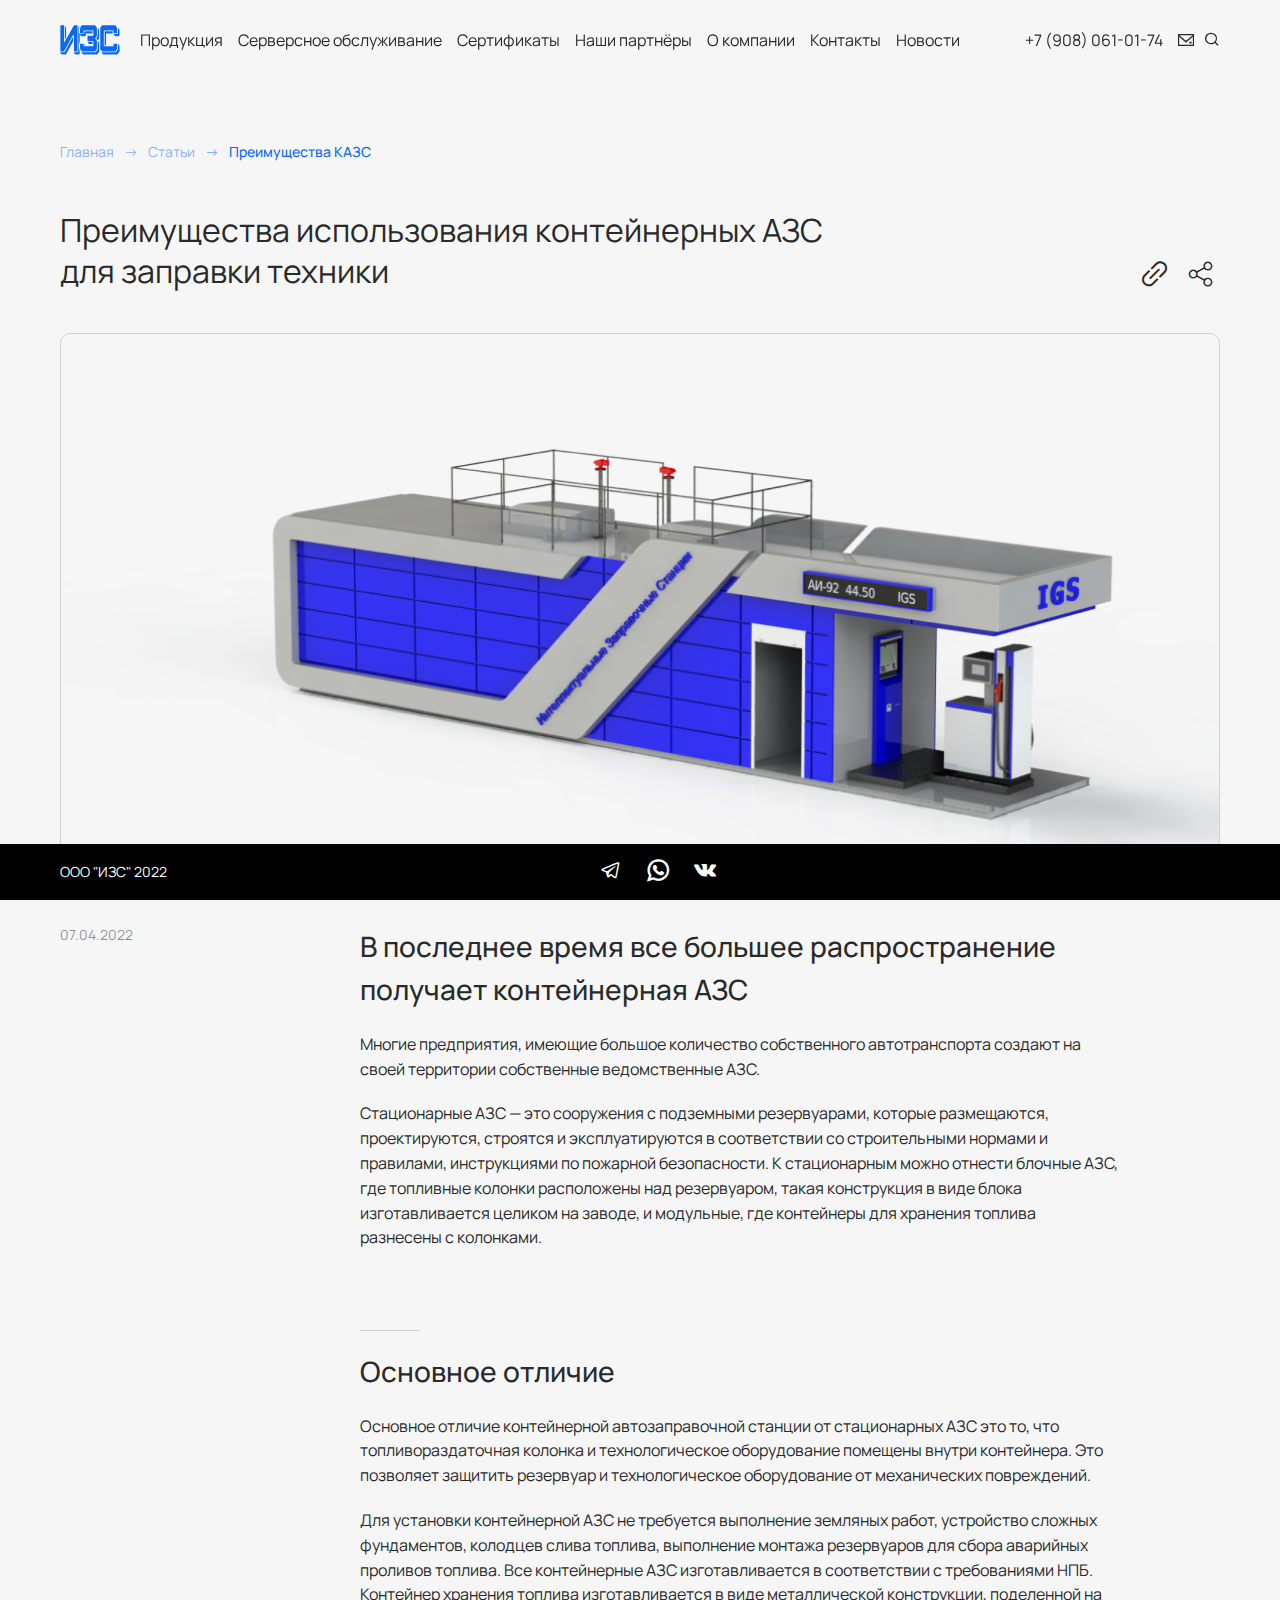
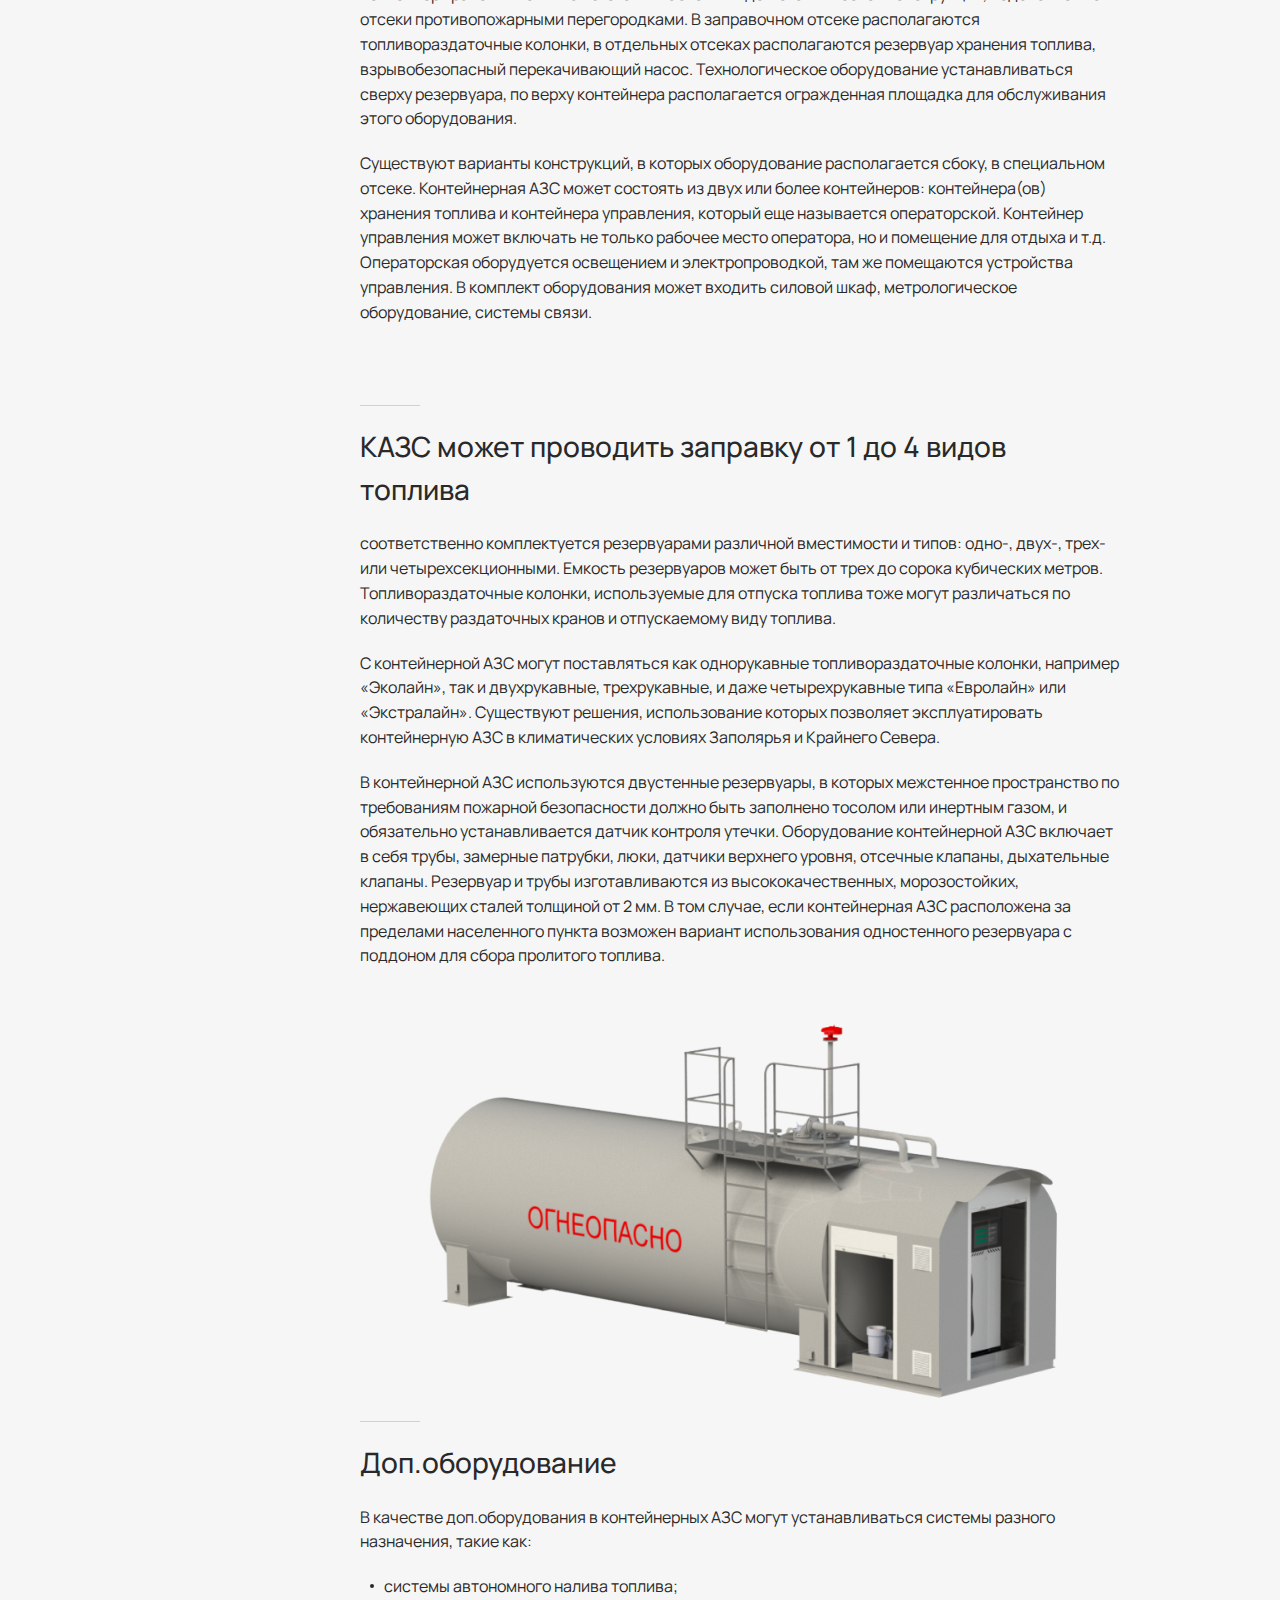
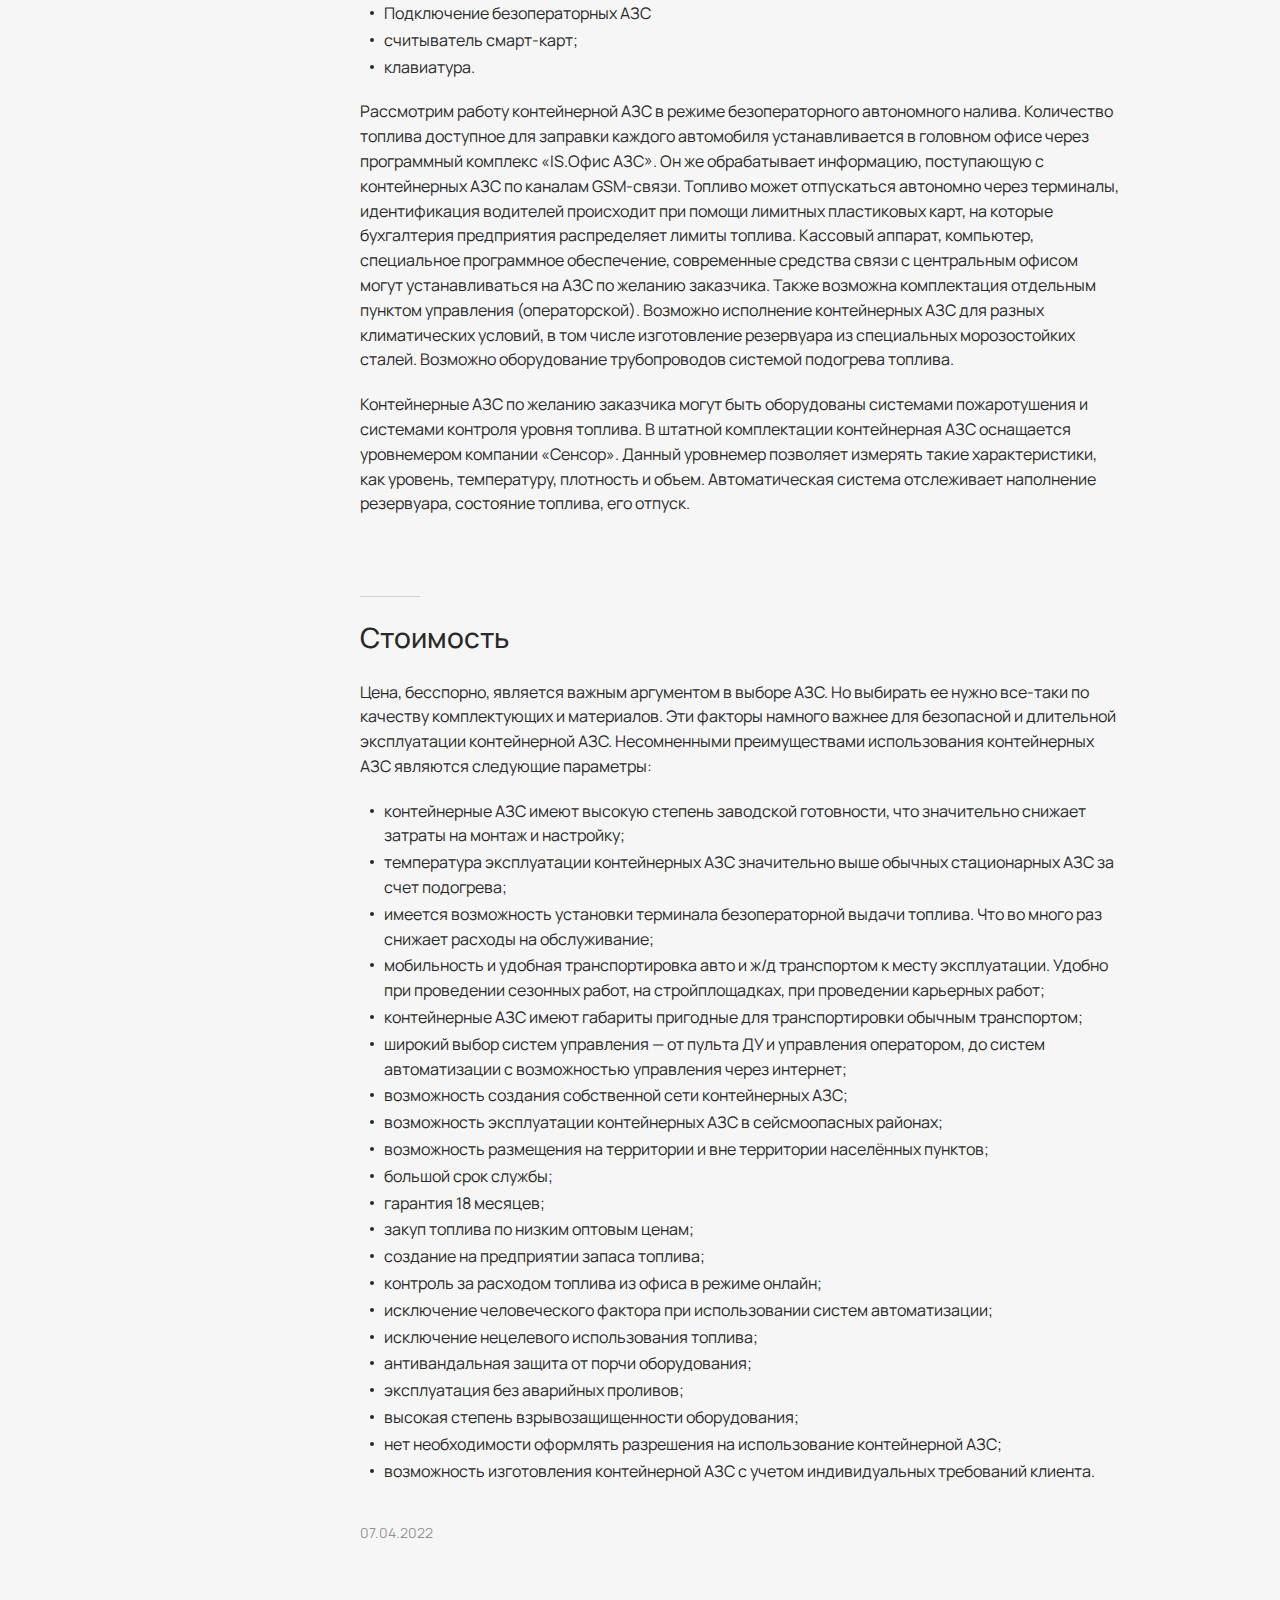
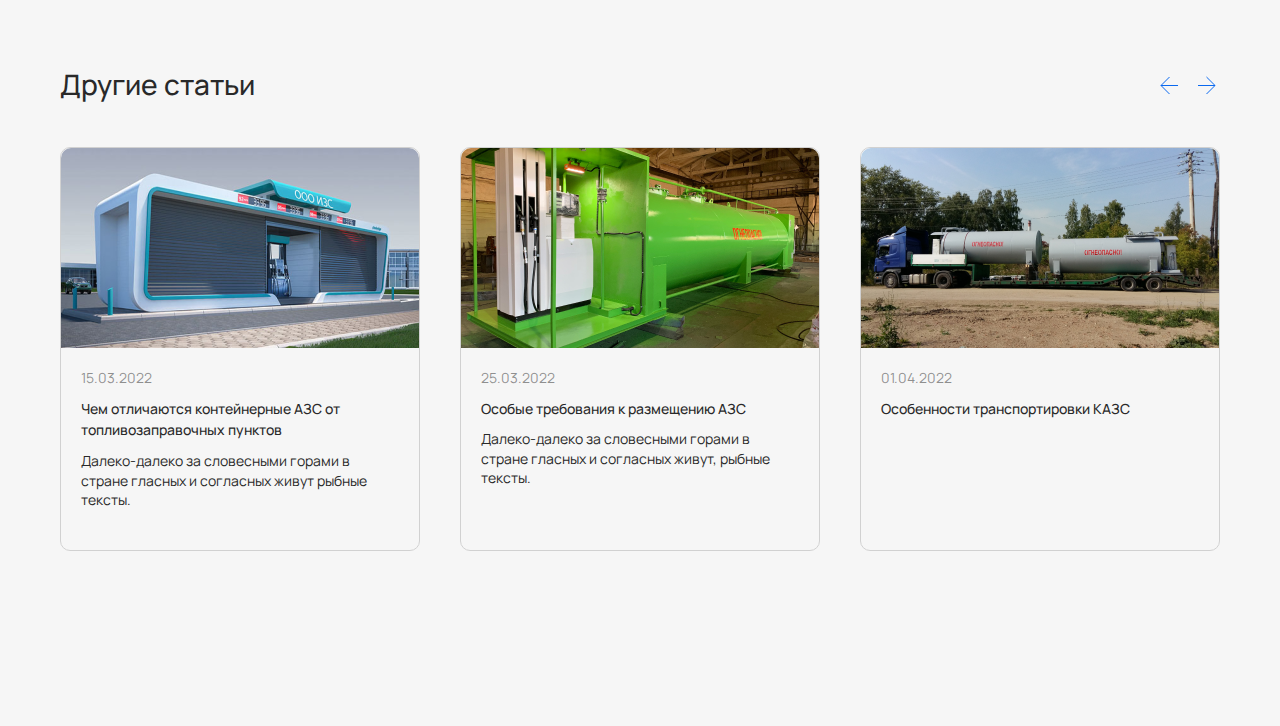
<file: news-inner.html>
<!DOCTYPE html>
<html lang="ru">
<head>
  <meta charset="UTF-8">
<meta name="viewport" content="width=device-width, initial-scale=1.0">
<meta http-equiv="X-UA-Compatible" content="ie=edge">
<meta name="description" content="">
<meta name="robots" content="">
<link rel="short icon" href="">
<link rel="stylesheet" href="libs/swiper.min.css">
<link rel="stylesheet" href="css/style.min.css">
  <title>Внутрення новостей</title>
</head>
<body>
  <div class="wrapper">
  <!-- ?Подключение Header -->
  <header class="header js-head js-scroll">
    <div class="header__container container">
        <div class="header__start">
            <div class="header__logo">
                <a href="index.html" class="logo">
                    <img src="img/logo.svg" width="60" height="30" alt="ИЗС">
                </a>
            </div>
            <nav class="header__menu menu">
                <div class="header__menu-wrapper menu">
                    <div class="menu__mobile-close js-menu-close">
                            <svg width="12" height="12" viewBox="0 0 12 12" fill="none" xmlns="http://www.w3.org/2000/svg">
                                <path d="M1 1L10.8995 10.8995" stroke="white" stroke-width="2" stroke-linecap="round"/>
                                <path d="M1 11L10.8995 1.10051" stroke="white" stroke-width="2" stroke-linecap="round"/>
                            </svg>
                        </div>
                    <ul class="menu__list">
                        <li class="menu__item"><a class="menu__link js-scroll-link" href="index.html#production">Продукция</a></li>
                        <li class="menu__item"><a class="menu__link js-scroll-link" href="index.html#services">Серверсное обслуживание</a></li>
                        <li class="menu__item"><a class="menu__link js-scroll-link" href="company.html#sertificat">Сертификаты</a></li>
                        <li class="menu__item"><a class="menu__link" href="partners.html">Наши партнёры</a></li>
                        <li class="menu__item"><a class="menu__link" href="company.html">О компании</a></li>
                        <li class="menu__item"><a class="menu__link" href="contacts.html">Контакты</a></li>
                        <li class="menu__item"><a class="menu__link" href="all-news.html">Новости</a></li>
                    </ul>
                    <div class="menu__mobile-content">
                        <a class="menu__mobile-link" href="tel:+79080610174">+7 (908) 061-01-74</a>
                        <a class="menu__mobile-btn btn btn-second" href="#" >Написать в Whatsapp </a>
                    </div>
                </div>
            </nav>
        </div>
        <div class="header__end">
            <div class="header__any any-content">
                <div class="any-content__link">
                    <a class="link-main" href="tel:+79080610174">+7 (908) 061-01-74</a>
                </div>
                <div class="any-content__block">
                    <div class="any-content__item">
                        <a href="mailto:azs@mail.ru" class="any-content__icon icon-header"><span class="i-message"></span></a>
                    </div>
                    <div class="any-content__item">
                        <button class="search js-search-btn icon-header"><span class="i-search"></span></button>
                    </div>
                </div>
                <button class="header__burger burger">
                    <span></span>
                    <span></span>
                    <span></span>
                </button>
            </div>
        </div>
    </div>
    <div class="search-block js-search-block">
        <div class="container">
            <form class="search-block__form" action="#">
                <div class="search-block__input">
                    <input placeholder="Введите название" class="search-block__control"></input>
                    <button class="search-block__btn"><span class="i-search"></span></button>
                </div>
            </form>
        </div>
    </div>
</header>



<!--? Location popup -->
<div class="popup popup-main js-popup-main">
    <div class="popup__wrapper">
        <div class="popup__inner">
          <div class="popup__content">
            <button class="popup__btn-close"><span class="i-close"></span></button>
            <div class="popup__title">Обратная связь</div>
            <div class="popup__desc">
                Вы можете задать свой вопрос в форме ниже. Наши специалисты свяжутся с вами 
                и проконсультируют по всем вопросам
            </div>
            <form class="form" action="#">
                <div class="form__wrapper">
                    <div class="form__item">
                        <label for="input-name" class="form__label">Имя</label>
                        <div class="form__input">
                            <input id="input-name" required class="form__control form-control" type="text">
                        </div>
                    </div>
                    <div class="form__item">
                        <label for="input-questions" class="form__label">Ваш вопрос</label>
                        <div class="form__input">
                            <input id="input-questions" required class="form__control form-control" type="text">
                        </div>
                    </div>
                    <div class="form__item">
                        <div class="form__input">
                            <input required class="form__control form-control" placeholder="+7 (999) 999-99-99" type="tel">
                        </div>
                    </div>
                </div>
                <button class="form__btn btn btn-primary">Отправить заявку</button>
            </form>
          </div>
        </div>
    </div>
</div>

  <script>
      const headerSecond = document.querySelector('.header');
      headerSecond.classList.add('header-second')
  </script>
  <!-- ?Основной контент -->
  <main class="main main--page">
    <!--? Breadcrumb -->
    <div class="breadcrumb mb-desc">
        <div class="container">
            <nav aria-label="breadcrumb" class="breadcrumb__nav">
                <ul class="breadcrumb__list">
                    <li class="breadcrumb__item"><a href="index.html">Главная</a></li>
                    <li class="breadcrumb__item"><a href="all-news.html">Статьи</a></li>
                    <li class="breadcrumb__item active">Преимущества КАЗС</li>
               </ul>
            </nav>
        </div>
    </div>

    <!-- ? News inner -->
    <section class="news-inner block-ind">
        <div class="container">
            <div class="news-inner__head head head--ind-mobile">
                <h1 class="news-inner__title title title-primary p-right">Преимущества использования контейнерных АЗС для заправки техники</h1>
                <div class="news-inner__social social-any">
                    <div class="social-any__item">
                        <button type="button"  class="social-any__link js-copy-url"><span class="i-zakrep"></span></button>
                    </div>
                    <div class="social-any__item">
                        <div class="social-any__main">
                            <div class="social-any__link"><span class="i-share"></span></div>
                            <div class="social-any__items">
                                <a href="#"><img src="img/social/vk-fill.svg" alt=""></a>
                                <a href="#"><img src="img/social/whatsap-fill.svg" alt=""></a>
                                <a href="#"><img src="img/social/telegramm-fill.svg" alt=""></a>
                            </div>
                        </div>
                    </div>
                </div>
            </div>
            <div class="image-block image-style mb-desc">
                <img src="img/big-image-inner/big-image-inner.png" alt="">
            </div>

            <div class="content">
                <div class="content__row">
                    <div class="content__text p-right">
                        <div class="date">
                            07.04.2022
                        </div>
                    </div>
                    <div class="content__block content__block--width block-content">
                        <div class="block-content__wrapper">
                            <div class="block-content__item">
                                <h3 class="block-content__title title title-content">В последнее время все большее распространение получает контейнерная АЗС</h3>
                                <p>Многие предприятия, имеющие большое количество собственного автотранспорта создают на своей территории собственные ведомственные АЗС.</p>
                                <p>Стационарные АЗС — это сооружения с подземными резервуарами, которые размещаются, проектируются, строятся и эксплуатируются в соответствии со строительными нормами и правилами, инструкциями по пожарной безопасности. К стационарным можно отнести блочные АЗС, где топливные колонки расположены над резервуаром, такая конструкция в виде блока изготавливается целиком на заводе, и модульные, где контейнеры для хранения топлива разнесены с колонками.</p>
                            </div>
                            <div class="block-content__item">
                                <h3 class="block-content__title title title-content title--decor">Основное отличие</h3>
                                <p> Основное отличие контейнерной автозаправочной станции от стационарных АЗС это то, что топливораздаточная колонка и технологическое оборудование помещены внутри контейнера. Это позволяет защитить резервуар и технологическое оборудование от механических повреждений.</p>
                                <p>Для установки контейнерной АЗС не требуется выполнение земляных работ, устройство сложных фундаментов, колодцев слива топлива, выполнение монтажа резервуаров для сбора аварийных проливов топлива. Все контейнерные АЗС изготавливается в соответствии с требованиями НПБ. Контейнер хранения топлива изготавливается в виде металлической конструкции, поделенной на отсеки противопожарными перегородками. В заправочном отсеке располагаются топливораздаточные колонки, в отдельных отсеках располагаются резервуар хранения топлива, взрывобезопасный перекачивающий насос. Технологическое оборудование устанавливаться сверху резервуара, по верху контейнера располагается огражденная площадка для обслуживания этого оборудования. </p>
                                <p>Существуют варианты конструкций, в которых оборудование располагается сбоку, в специальном отсеке. Контейнерная АЗС может состоять из двух или более контейнеров: контейнера(ов) хранения топлива и контейнера управления, который еще называется операторской. Контейнер управления может включать не только рабочее место оператора, но и помещение для отдыха и т.д. Операторская оборудуется освещением и электропроводкой, там же помещаются устройства управления.
                                    В комплект оборудования может входить силовой шкаф, метрологическое оборудование, системы связи.</p>
                            </div>
                            <div class="block-content__item">
                                <h3 class="block-content__title title title-content title--decor">КАЗС может проводить заправку от 1 до 4 видов топлива</h3>
                                <p>  соответственно комплектуется резервуарами различной вместимости и типов: одно-, двух-, трех- или четырехсекционными. Емкость резервуаров может быть от трех до сорока кубических метров. Топливораздаточные колонки, используемые для отпуска топлива тоже могут различаться по количеству раздаточных кранов и отпускаемому виду топлива.</p>
                                <p>С контейнерной АЗС могут поставляться как однорукавные топливораздаточные колонки, например «Эколайн», так и двухрукавные, трехрукавные, и даже четырехрукавные типа «Евролайн» или «Экстралайн». Существуют решения, использование которых позволяет эксплуатировать контейнерную АЗС в климатических условиях Заполярья и Крайнего Севера.</p>
                                <p>В контейнерной АЗС используются двустенные резервуары, в которых межстенное пространство по требованиям пожарной безопасности должно быть заполнено тосолом или инертным газом, и обязательно устанавливается датчик контроля утечки. Оборудование контейнерной АЗС включает в себя трубы, замерные патрубки, люки, датчики верхнего уровня, отсечные клапаны, дыхательные клапаны. Резервуар и трубы изготавливаются из высококачественных, морозостойких, нержавеющих сталей толщиной от 2 мм. В том случае, если контейнерная АЗС расположена за пределами населенного пункта возможен вариант использования одностенного резервуара с поддоном для сбора пролитого топлива.</p>
                            </div>
                        </div>
                        <div class="block-content__image">
                            <img src="img/big-image-inner/big-image-inner-2.png" alt="">
                        </div>
                        <div class="block-content__wrapper">
                            <div class="block-content__item">
                                <h3 class="block-content__title title title-content title--decor">Доп.оборудование</h3>
                                <div class="block-content__list list">
                                    <div class="list__title">В качестве доп.оборудования в контейнерных АЗС могут устанавливаться системы разного назначения, такие как:</div>
                                    <ul class="list__content">
                                        <li>системы автономного налива топлива;</li>
                                        <li>Подключение безоператорных АЗС</li>
                                        <li>считыватель смарт-карт;</li>
                                        <li>клавиатура.</li>
                                    </ul>
                                </div>
                                <p>Рассмотрим работу контейнерной АЗС в режиме безоператорного автономного налива. Количество топлива доступное для заправки каждого автомобиля устанавливается в головном офисе через программный комплекс «IS.Офис АЗС». Он же обрабатывает информацию, поступающую с контейнерных АЗС по каналам GSM-связи. Топливо может отпускаться автономно через терминалы, идентификация водителей происходит при помощи лимитных пластиковых карт, на которые бухгалтерия предприятия распределяет лимиты топлива. Кассовый аппарат, компьютер, специальное программное обеспечение, современные средства связи с центральным офисом могут устанавливаться на АЗС по желанию заказчика. Также возможна комплектация отдельным пунктом управления (операторской). Возможно исполнение контейнерных АЗС для разных климатических условий, в том числе изготовление резервуара из специальных морозостойких сталей. Возможно оборудование трубопроводов системой подогрева топлива.</p>
                                <p>Контейнерные АЗС по желанию заказчика могут быть оборудованы системами пожаротушения и системами контроля уровня топлива. В штатной комплектации контейнерная АЗС оснащается уровнемером компании «Сенсор». Данный уровнемер позволяет измерять такие характеристики, как уровень, температуру, плотность и объем. Автоматическая система отслеживает наполнение резервуара, состояние топлива, его отпуск.</p>
                            </div>
                            <div class="block-content__item">
                                <h3 class="block-content__title title title-content title--decor">Стоимость</h3>
                                <div class="block-content__list list">
                                    <div class="list__title"> Цена, бесспорно, является важным аргументом в выборе АЗС. Но выбирать ее нужно все-таки по качеству комплектующих и материалов. Эти факторы намного важнее для безопасной и длительной эксплуатации контейнерной АЗС.
                                        Несомненными преимуществами использования контейнерных АЗС являются следующие параметры:</div>
                                    <ul class="list__content">
                                        <li>контейнерные АЗС имеют высокую степень заводской готовности, что значительно снижает затраты на монтаж и настройку;</li>
                                        <li>температура эксплуатации контейнерных АЗС значительно выше обычных стационарных АЗС за счет подогрева;</li>
                                        <li>имеется возможность установки терминала безоператорной выдачи топлива. Что во много раз снижает расходы на обслуживание;</li>
                                        <li>мобильность и удобная транспортировка авто и ж/д транспортом к месту эксплуатации. Удобно при проведении сезонных работ, на стройплощадках, при проведении карьерных работ;</li>
                                        <li>контейнерные АЗС имеют габариты пригодные для транспортировки обычным транспортом;</li>
                                        <li>широкий выбор систем управления — от пульта ДУ и управления оператором, до систем автоматизации с возможностью управления через интернет;</li>
                                        <li>возможность создания собственной сети контейнерных АЗС;</li>
                                        <li>возможность эксплуатации контейнерных АЗС в сейсмоопасных районах;</li>
                                        <li>возможность размещения на территории и вне территории населённых пунктов;</li>
                                        <li>большой срок службы;</li>
                                        <li>гарантия 18 месяцев;</li>
                                        <li>закуп топлива по низким оптовым ценам;</li>
                                        <li>создание на предприятии запаса топлива;</li>
                                        <li>контроль за расходом топлива из офиса в режиме онлайн;</li>
                                        <li>исключение человеческого фактора при использовании систем автоматизации;</li>
                                        <li>исключение нецелевого использования топлива;</li>
                                        <li>антивандальная защита от порчи оборудования;</li>
                                        <li>эксплуатация без аварийных проливов;</li>
                                        <li>высокая степень взрывозащищенности оборудования;</li>
                                        <li>нет необходимости оформлять разрешения на использование контейнерной АЗС;</li>
                                        <li>возможность изготовления контейнерной АЗС с учетом индивидуальных требований клиента.</li>
                                    </ul>
                                </div>
                            </div>
                        </div>
                        <div class="block-content__date date">07.04.2022</div>
                    </div>
                </div>
            </div>
        </div>
    </section>
    
    <!--? Slider article -->
    <section class="article-block block-ind">
        <div class="container">
            <div class="article-block__head mb-desc">
                <h2 class="article__title title title-content p-right">Другие статьи</h2>
                <div class="article-block__controls">
                    <div class="controls">
                        <div class="swiper-button-prev arrow-slider js-prev-article">
                            <svg width="19" height="19" viewBox="0 0 19 19" fill="none" xmlns="http://www.w3.org/2000/svg">
                                <path d="M9.51038 1L0.999998 9.51038M9.51038 18.0208L0.999998 9.51038M0.999998 9.51038H18.0208"/>
                            </svg>    
                        </div>
                        <div class="swiper-button-next arrow-slider js-next-article">
                            <svg width="18" height="19" viewBox="0 0 18 19" fill="none" xmlns="http://www.w3.org/2000/svg">
                                <path d="M8.51025 18.021L17.0206 9.51062M8.51025 1.00024L17.0206 9.51062M17.0206 9.51062L-0.000124718 9.51062"/>
                            </svg>    
                        </div>
                      </div>
                </div>
            </div>
            <div class="article-block__slider">
                <div class="swiper-container js-article-slider">
                  <div class="swiper-wrapper">
                      <div class="swiper-slide">
                        <div class="item-news">
                            <a href="news-inner.html" class="item-news__body">
                              <div class="item-news__image">
                                  <img src="img/news/news-image-1.png" alt="">
                              </div>
                              <div class="item-news__content">
                                  <div class="item-news__date date">15.03.2022</div>
                                  <h4 class="item-news__title">Чем отличаются контейнерные АЗС от топливозаправочных пунктов</h4>
                                  <p>Далеко-далеко за словесными горами в стране гласных и согласных живут рыбные тексты.</p>
                              </div>
                            </a>
                        </div>
                      </div>
                      <div class="swiper-slide">
                        <div class="item-news">
                            <a href="news-inner.html" class="item-news__body">
                              <div class="item-news__image">
                                  <img src="img/news/news-image-2.png" alt="">
                              </div>
                              <div class="item-news__content">
                                  <div class="item-news__date date">25.03.2022</div>
                                  <h4 class="item-news__title">Особые требования к размещению АЗС</h4>
                                  <p>Далеко-далеко за словесными горами в стране гласных и согласных живут, рыбные тексты.</p>
                              </div>
                            </a>
                        </div>
                      </div>
                      <div class="swiper-slide">
                        <div class="item-news">
                            <a href="news-inner.html" class="item-news__body">
                              <div class="item-news__image">
                                  <img src="img/news/news-image-3.png" alt="">
                              </div>
                              <div class="item-news__content">
                                  <div class="item-news__date date">01.04.2022</div>
                                  <h4 class="item-news__title">Особенности транспортировки КАЗС</h4>
                              </div>
                            </a>
                          </div>
                      </div>
                  </div>
                </div>
            </div>
        </div>
    </section>
  </main>

  <!-- ?Подключение Footer -->
  <footer class="footer">
    <div class="container">
        <div class="footer__row">
            <div class="footer__item">
                ООО "ИЗС" 2022
            </div>
            <div class="footer__social social">
                <a href="#" class="social__item">
                    <span class="i-telegram"></span>
                </a>
                <a href="#" class="social__item">
                    <span class="i-whatsap"></span>
                </a>
                <a href="#" class="social__item">
                    <span class="i-vk"></span>
                </a>
            </div>
        </div>
    </div>
</footer>
  
</div>
<script src="libs/jquery.min.js"></script>
<script src="https://api-maps.yandex.ru/2.1/?apikey=b6a870ec-d914-424a-a003-b2d702a5d3db&amp;lang=ru_RU" type="text/javascript"></script>
<script src="libs/fslightbox.js"></script>
<script src="libs/swiper.min.js"></script>
<script src="js/main.js"></script>

<script >
    var myMap;
    ymaps.ready(init);
    function init() {
        myMap = new ymaps.Map('map', {
            center: [55.75450412756219, 37.61779656324545], 
            zoom: 10, 
            controls: [],
          },);
           myCollectionPin = new ymaps.GeoObjectCollection({}, {
              iconLayout: 'default#image',
              iconImageHref: 'img/logo.svg',
              iconImageSize: [60, 30],
          });
           let mainLocation = [
             {
              coords: [55.75450412756219, 37.61779656324545],
              hintContent: 'Азс',
              ballonContentText: 'Азс'
             },
          ]
          mainLocation.forEach(el => {
            var mark = new ymaps.Placemark(el.coords, {
              hintContent: el.hintContent,
              balloonContent: `<span class="text">${el.ballonContentText}</span>`,
            });
            myCollectionPin.add(mark)
          });
          myMap.geoObjects.add(myCollectionPin);  
          myMap.behaviors.disable('scrollZoom');

  var ctrlKey = false;
  var ctrlMessVisible = false;
  var timer;

  // Отслеживаем скролл мыши на карте, чтобы показывать уведомление
  myMap.events.add(['wheel', 'mousedown'], function(e) {
    if (e.get('type') == 'wheel') {
      if (!ctrlKey) { // Ctrl не нажат, показываем уведомление
        $('#ymap_ctrl_display').fadeIn(300);
        ctrlMessVisible = true;
        clearTimeout(timer); // Очищаем таймер, чтобы продолжать показывать уведомление
        timer = setTimeout(function() {
          $('#ymap_ctrl_display').fadeOut(300);
          ctrlMessVisible = false;
        }, 1500);
      }
      else { // Ctrl нажат, скрываем сообщение
        $('#ymap_ctrl_display').fadeOut(100);
      }
    }
    if (e.get('type') == 'mousedown' && ctrlMessVisible) { // Скрываем уведомление при клике на карте
      $('#ymap_ctrl_display').fadeOut(100);
    }
  });

    // Обрабатываем нажатие на Ctrl
    $(document).keydown(function(e) {
      if (e.which === 17 && !ctrlKey) { // Ctrl нажат: включаем масштабирование мышью
        ctrlKey = true;
        myMap.behaviors.enable('scrollZoom');
      }
  });
    $(document).keyup(function(e) { // Ctrl не нажат: выключаем масштабирование мышью
      if (e.which === 17) {
        ctrlKey = false;
        myMap.behaviors.disable('scrollZoom');
      }
    });
      }
</script> 

</body>
</html>
</file>
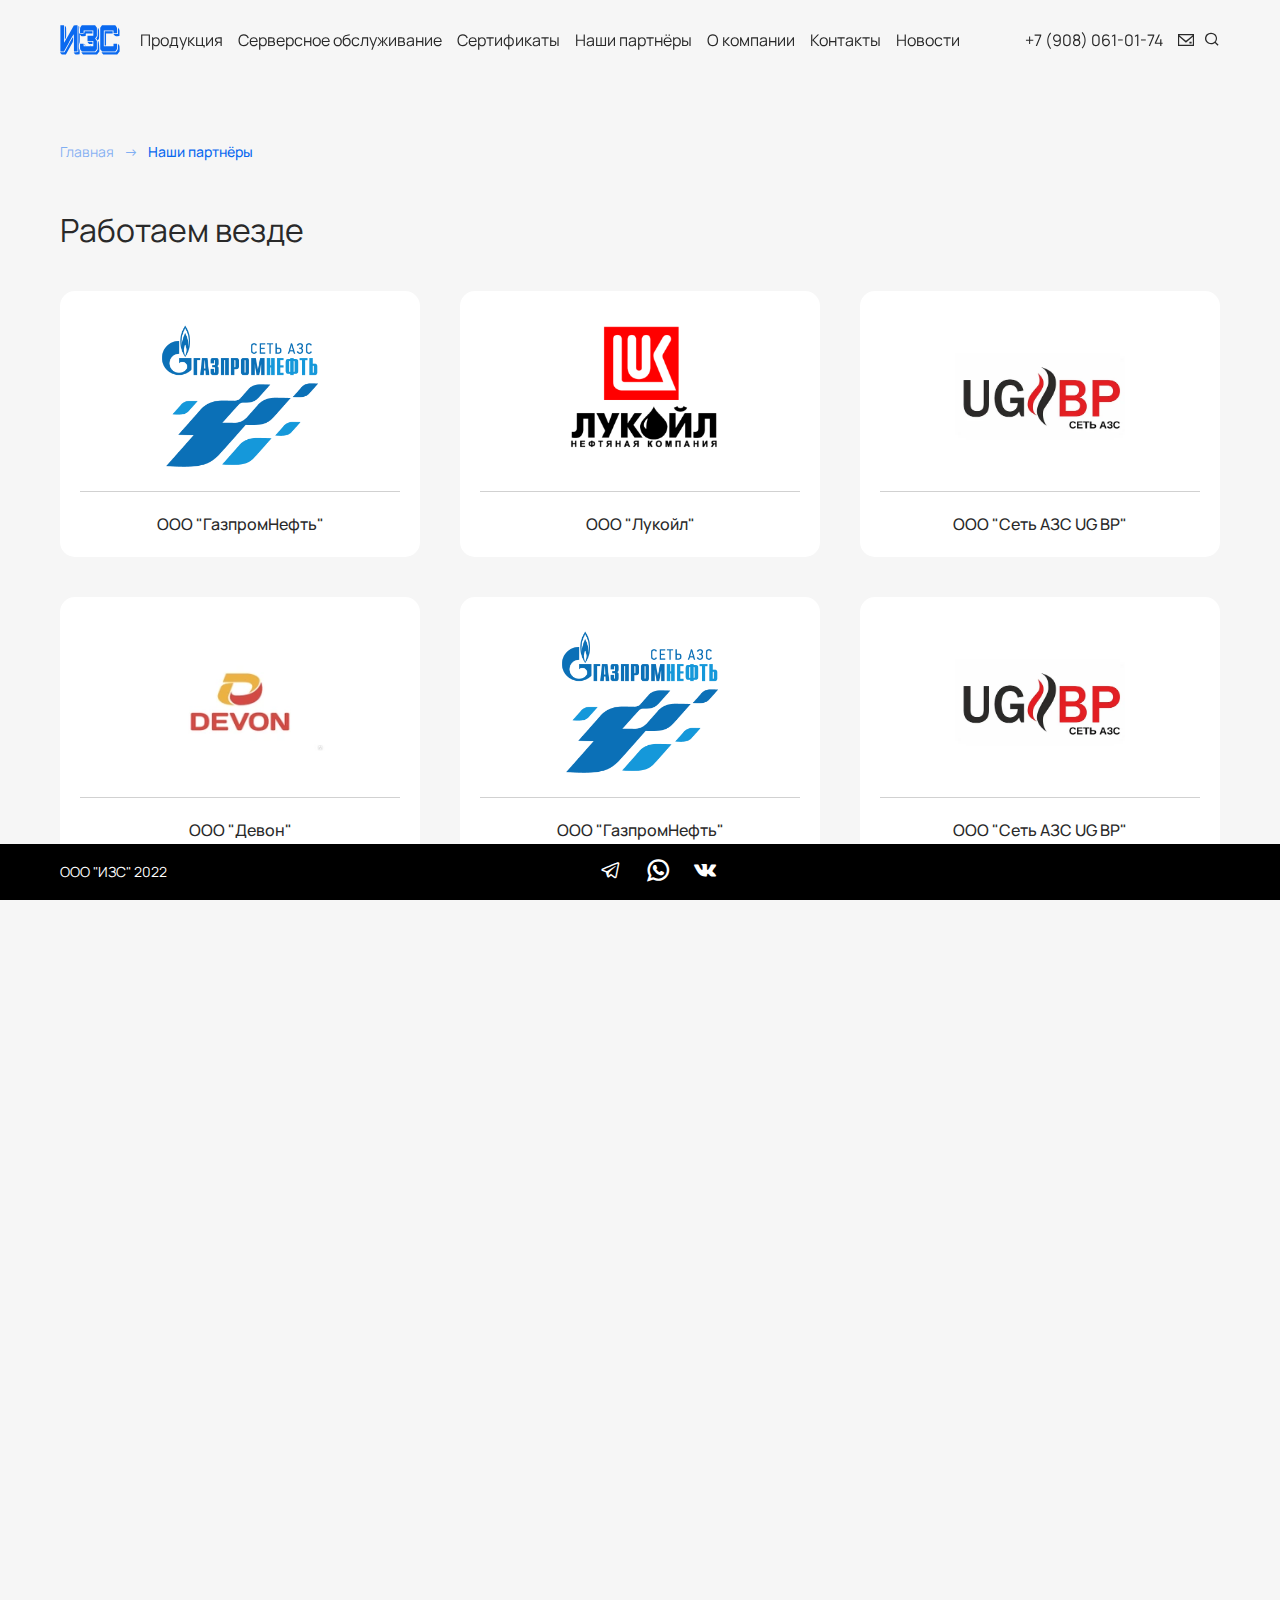
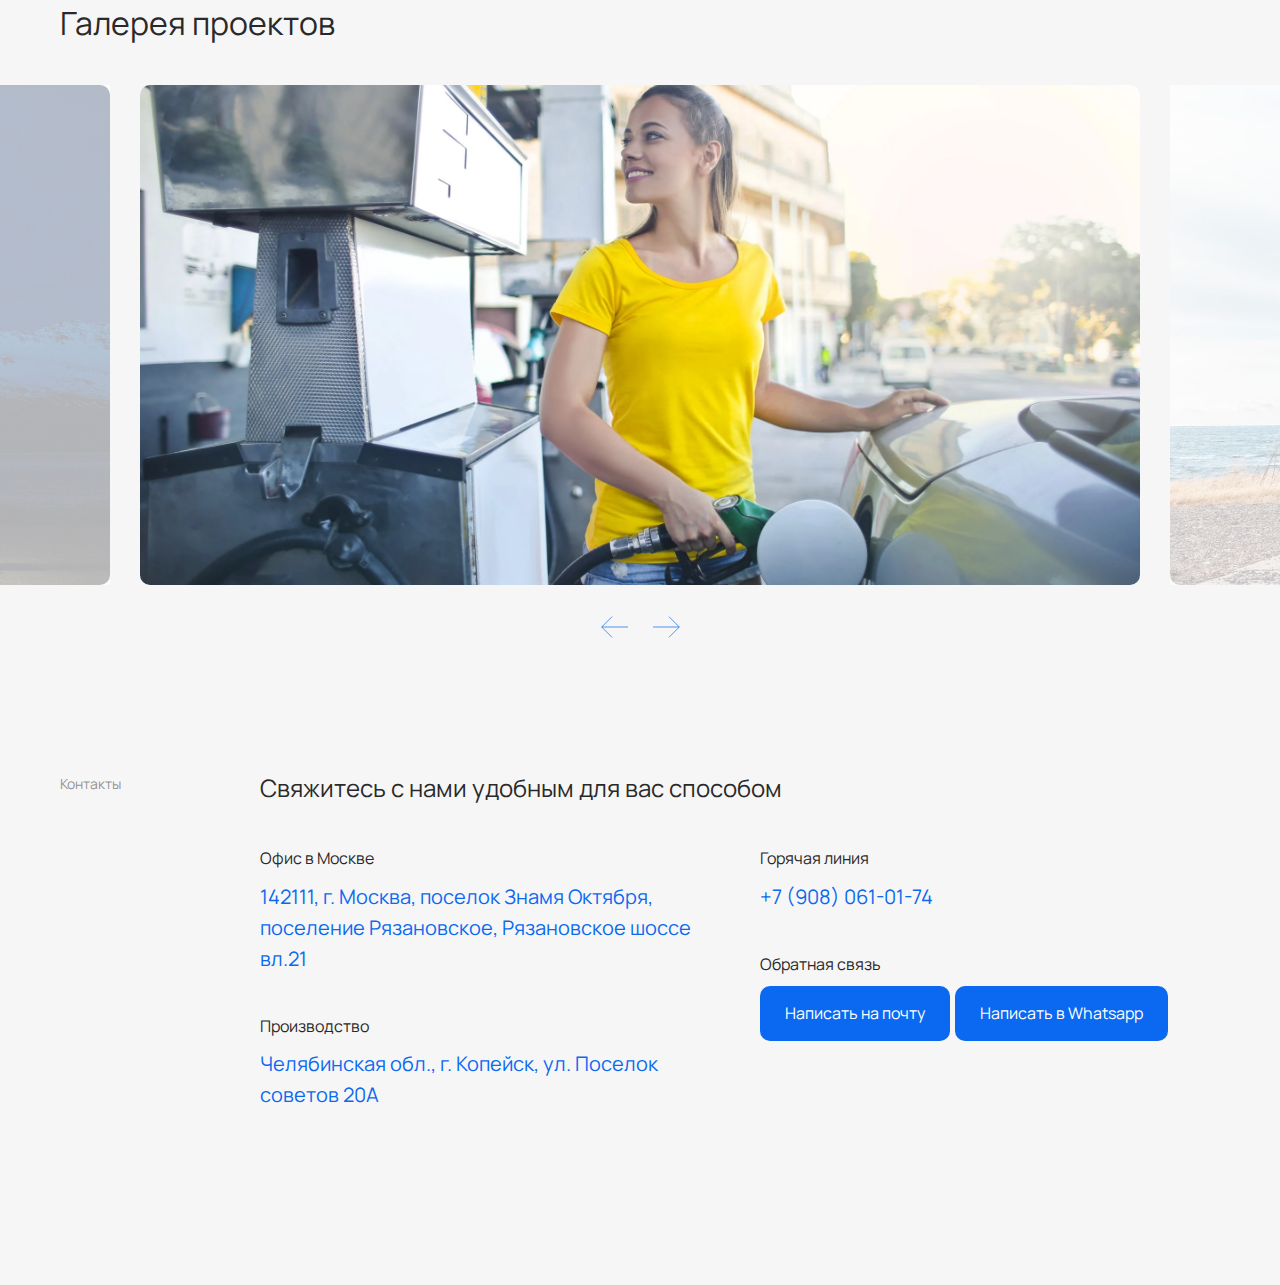
<file: partners.html>
<!DOCTYPE html>
<html lang="ru">
<head>
  <meta charset="UTF-8">
<meta name="viewport" content="width=device-width, initial-scale=1.0">
<meta http-equiv="X-UA-Compatible" content="ie=edge">
<meta name="description" content="">
<meta name="robots" content="">
<link rel="short icon" href="">
<link rel="stylesheet" href="libs/swiper.min.css">
<link rel="stylesheet" href="css/style.min.css">
  <title>Наши партнёры</title>
</head>
<body>
  <div class="wrapper">
  <!-- ?Подключение Header -->
  <header class="header js-head js-scroll">
    <div class="header__container container">
        <div class="header__start">
            <div class="header__logo">
                <a href="index.html" class="logo">
                    <img src="img/logo.svg" width="60" height="30" alt="ИЗС">
                </a>
            </div>
            <nav class="header__menu menu">
                <div class="header__menu-wrapper menu">
                    <div class="menu__mobile-close js-menu-close">
                            <svg width="12" height="12" viewBox="0 0 12 12" fill="none" xmlns="http://www.w3.org/2000/svg">
                                <path d="M1 1L10.8995 10.8995" stroke="white" stroke-width="2" stroke-linecap="round"/>
                                <path d="M1 11L10.8995 1.10051" stroke="white" stroke-width="2" stroke-linecap="round"/>
                            </svg>
                        </div>
                    <ul class="menu__list">
                        <li class="menu__item"><a class="menu__link js-scroll-link" href="index.html#production">Продукция</a></li>
                        <li class="menu__item"><a class="menu__link js-scroll-link" href="index.html#services">Серверсное обслуживание</a></li>
                        <li class="menu__item"><a class="menu__link js-scroll-link" href="company.html#sertificat">Сертификаты</a></li>
                        <li class="menu__item"><a class="menu__link" href="partners.html">Наши партнёры</a></li>
                        <li class="menu__item"><a class="menu__link" href="company.html">О компании</a></li>
                        <li class="menu__item"><a class="menu__link" href="contacts.html">Контакты</a></li>
                        <li class="menu__item"><a class="menu__link" href="all-news.html">Новости</a></li>
                    </ul>
                    <div class="menu__mobile-content">
                        <a class="menu__mobile-link" href="tel:+79080610174">+7 (908) 061-01-74</a>
                        <a class="menu__mobile-btn btn btn-second" href="#" >Написать в Whatsapp </a>
                    </div>
                </div>
            </nav>
        </div>
        <div class="header__end">
            <div class="header__any any-content">
                <div class="any-content__link">
                    <a class="link-main" href="tel:+79080610174">+7 (908) 061-01-74</a>
                </div>
                <div class="any-content__block">
                    <div class="any-content__item">
                        <a href="mailto:azs@mail.ru" class="any-content__icon icon-header"><span class="i-message"></span></a>
                    </div>
                    <div class="any-content__item">
                        <button class="search js-search-btn icon-header"><span class="i-search"></span></button>
                    </div>
                </div>
                <button class="header__burger burger">
                    <span></span>
                    <span></span>
                    <span></span>
                </button>
            </div>
        </div>
    </div>
    <div class="search-block js-search-block">
        <div class="container">
            <form class="search-block__form" action="#">
                <div class="search-block__input">
                    <input placeholder="Введите название" class="search-block__control"></input>
                    <button class="search-block__btn"><span class="i-search"></span></button>
                </div>
            </form>
        </div>
    </div>
</header>



<!--? Location popup -->
<div class="popup popup-main js-popup-main">
    <div class="popup__wrapper">
        <div class="popup__inner">
          <div class="popup__content">
            <button class="popup__btn-close"><span class="i-close"></span></button>
            <div class="popup__title">Обратная связь</div>
            <div class="popup__desc">
                Вы можете задать свой вопрос в форме ниже. Наши специалисты свяжутся с вами 
                и проконсультируют по всем вопросам
            </div>
            <form class="form" action="#">
                <div class="form__wrapper">
                    <div class="form__item">
                        <label for="input-name" class="form__label">Имя</label>
                        <div class="form__input">
                            <input id="input-name" required class="form__control form-control" type="text">
                        </div>
                    </div>
                    <div class="form__item">
                        <label for="input-questions" class="form__label">Ваш вопрос</label>
                        <div class="form__input">
                            <input id="input-questions" required class="form__control form-control" type="text">
                        </div>
                    </div>
                    <div class="form__item">
                        <div class="form__input">
                            <input required class="form__control form-control" placeholder="+7 (999) 999-99-99" type="tel">
                        </div>
                    </div>
                </div>
                <button class="form__btn btn btn-primary">Отправить заявку</button>
            </form>
          </div>
        </div>
    </div>
</div>

  <script>
      const headerSecond = document.querySelector('.header');
      headerSecond.classList.add('header-second')
  </script>
  <!-- ?Основной контент -->
  <main class="main main--page">
      <!--? Breadcrumb -->
      <div class="breadcrumb mb-desc">
          <div class="container">
              <nav aria-label="breadcrumb" class="breadcrumb__nav">
                  <ul class="breadcrumb__list">
                      <li class="breadcrumb__item"><a href="index.html">Главная</a></li>
                      <li class="breadcrumb__item active">Наши партнёры</li>
                </ul>
              </nav>
          </div>
      </div>

      <!-- ? Partners -->
      <section class="partners block-ind">
          <div class="container">
              <div class="head">
                  <h1 class="title title-primary">Работаем везде</h1>
              </div>
              <div class="partners__wrapper">
                  <div class="grid-main">
                      <div class="item-partners radius-any">
                          <div class="item-partners__image">
                            <img src="img/partners/partners-1.png" alt="">
                          </div>
                          <div class="item-partners__text">OOO "ГазпромНефть"</div>
                      </div>
                      <div class="item-partners radius-any">
                          <div class="item-partners__image">
                            <img src="img/partners/partners-2.png" alt="">
                          </div>
                          <div class="item-partners__text">OOO "Лукойл"</div>
                      </div>
                      <div class="item-partners radius-any">
                          <div class="item-partners__image">
                            <img src="img/partners/partners-3.png" alt="">
                          </div>
                          <div class="item-partners__text">OOO "Сеть АЗС UG BP"</div>
                      </div>
                      <div class="item-partners radius-any">
                          <div class="item-partners__image">
                            <img src="img/partners/partners-4.png" alt="">
                          </div>
                          <div class="item-partners__text">OOO "Девон"</div>
                      </div>
                      <div class="item-partners radius-any">
                        <div class="item-partners__image">
                          <img src="img/partners/partners-1.png" alt="">
                        </div>
                        <div class="item-partners__text">OOO "ГазпромНефть"</div>
                      </div>
                      <div class="item-partners radius-any">
                        <div class="item-partners__image">
                          <img src="img/partners/partners-3.png" alt="">
                        </div>
                        <div class="item-partners__text">OOO "Сеть АЗС UG BP"</div>
                      </div>
                  </div>
              </div>
          </div>
      </section>

      <!--? Maps  -->
      <div id="map" class="map block-ind">
          <div class="map__scroll" id="ymap_ctrl_display" style="display: none;">
          <div class="map__text">
              Чтобы изменить масштаб, прокручивайте карту, удерживая клавишу Ctrl.
          </div>
          </div>
      </div>

      <!--? Gallery Section -->
      <section class="gallery block-ind">
        <div class="container">
          <div class="head">
            <h2 class="title title-primary">Галерея проектов</h2>
          </div>
        </div>
        <div class="gallery__container">
            <div class="gallery__slider">
              <div class="swiper-container js-slider-gallery">
                <div class="swiper-wrapper">
                  <div class="swiper-slide">
                      <div class="gallery__image">
                        <img src="img/global-image/global-image-1.png" alt="">
                      </div>
                  </div>
                  <div class="swiper-slide">
                      <div class="gallery__image">
                        <img src="img/global-image/global-image-2.png" alt="">
                      </div>
                  </div>
                  <div class="swiper-slide">
                      <div class="gallery__image">
                        <img src="img/any-image/any-image-bg.png" alt="">
                      </div>
                  </div>
                </div>
              </div>
              <div class="gallery__controls">
                <div class="controls">
                  <div class="swiper-button-prev arrow-slider js-prev-gallery">
                    <svg width="39" height="32" viewBox="0 0 39 32" fill="none" xmlns="http://www.w3.org/2000/svg">
                      <path d="M16.0101 0.999804L0.99978 16.0101M16.0101 31.0204L0.99978 16.0101M0.99978 16.0101L39 16.0099"/>
                    </svg>
                  </div>
                  <div class="swiper-button-next arrow-slider js-next-gallery">
                    <svg width="39" height="32" viewBox="0 0 39 32" fill="none" xmlns="http://www.w3.org/2000/svg">
                      <path d="M22.9899 31.0201L38.0002 16.0098M22.9899 0.999504L38.0002 16.0098M38.0002 16.0098L-3.65648e-07 16.01"/>
                    </svg>
                  </div>
                </div>
              </div>
            </div>
        </div>
      </section>

       <!--? Contacts -->
       <section class="contacts block-ind">
        <div class="container">
            <div class="page">
                <div class="page__row">
                    <div class="page__text">
                        <div class="text text--ind">Контакты</div>
                    </div>
                    <div class="page__content">
                        <div class="head">
                            <h3 class="title title-second">Свяжитесь с нами удобным для вас способом</h3>
                        </div>
                        <div class="contacts__wrapper">
                            <div class="contacts__items">
                                <div class="contacts__item">
                                    <div class="item-contacts">
                                        <div class="item-contacts__label">Офис в Москве</div>
                                        <div class="item-contacts__any">142111, г. Москва, поселок Знамя Октября, поселение Рязановское, Рязановское шоссе вл.21</div>
                                    </div>
                                    <div class="item-contacts">
                                        <div class="item-contacts__label">Производство</div>
                                        <div class="item-contacts__any"> Челябинская обл., г. Копейск,   ул. Поселок советов 20А</div>
                                    </div>
                                </div>
                                <div class="contacts__item">
                                    <div class="item-contacts">
                                        <div class="item-contacts__label">Горячая линия</div>
                                            <a href="tel:+79080610174" class="item-contacts__any">+7 (908) 061-01-74</a>
                                    </div>
                                    <div class="item-contacts">
                                        <div class="item-contacts__label">Обратная связь</div>
                                            <div class="item-contacts__buttons">
                                            <a href="mailto:igs74.ru@yandex.ru"class="item-contacts__btn btn btn-primary">Написать на почту</a>
                                            <button class="item-contacts__btn btn btn-primary">Написать в Whatsapp </button>
                                        </div>
                                    </div>
                                </div>
                            </div>
                        </div>
                    </div>
                </div>
            </div>
        </div>
       </section>
  </main>

  <!-- ?Подключение Footer -->
  <footer class="footer">
    <div class="container">
        <div class="footer__row">
            <div class="footer__item">
                ООО "ИЗС" 2022
            </div>
            <div class="footer__social social">
                <a href="#" class="social__item">
                    <span class="i-telegram"></span>
                </a>
                <a href="#" class="social__item">
                    <span class="i-whatsap"></span>
                </a>
                <a href="#" class="social__item">
                    <span class="i-vk"></span>
                </a>
            </div>
        </div>
    </div>
</footer>
  
</div>
<script src="libs/jquery.min.js"></script>
<script src="https://api-maps.yandex.ru/2.1/?apikey=b6a870ec-d914-424a-a003-b2d702a5d3db&amp;lang=ru_RU" type="text/javascript"></script>
<script src="libs/fslightbox.js"></script>
<script src="libs/swiper.min.js"></script>
<script src="js/main.js"></script>

<script >
    var myMap;
    ymaps.ready(init);
    function init() {
        myMap = new ymaps.Map('map', {
            center: [55.75450412756219, 37.61779656324545], 
            zoom: 10, 
            controls: [],
          },);
           myCollectionPin = new ymaps.GeoObjectCollection({}, {
              iconLayout: 'default#image',
              iconImageHref: 'img/logo.svg',
              iconImageSize: [60, 30],
          });
           let mainLocation = [
             {
              coords: [55.75450412756219, 37.61779656324545],
              hintContent: 'Азс',
              ballonContentText: 'Азс'
             },
          ]
          mainLocation.forEach(el => {
            var mark = new ymaps.Placemark(el.coords, {
              hintContent: el.hintContent,
              balloonContent: `<span class="text">${el.ballonContentText}</span>`,
            });
            myCollectionPin.add(mark)
          });
          myMap.geoObjects.add(myCollectionPin);  
          myMap.behaviors.disable('scrollZoom');

  var ctrlKey = false;
  var ctrlMessVisible = false;
  var timer;

  // Отслеживаем скролл мыши на карте, чтобы показывать уведомление
  myMap.events.add(['wheel', 'mousedown'], function(e) {
    if (e.get('type') == 'wheel') {
      if (!ctrlKey) { // Ctrl не нажат, показываем уведомление
        $('#ymap_ctrl_display').fadeIn(300);
        ctrlMessVisible = true;
        clearTimeout(timer); // Очищаем таймер, чтобы продолжать показывать уведомление
        timer = setTimeout(function() {
          $('#ymap_ctrl_display').fadeOut(300);
          ctrlMessVisible = false;
        }, 1500);
      }
      else { // Ctrl нажат, скрываем сообщение
        $('#ymap_ctrl_display').fadeOut(100);
      }
    }
    if (e.get('type') == 'mousedown' && ctrlMessVisible) { // Скрываем уведомление при клике на карте
      $('#ymap_ctrl_display').fadeOut(100);
    }
  });

    // Обрабатываем нажатие на Ctrl
    $(document).keydown(function(e) {
      if (e.which === 17 && !ctrlKey) { // Ctrl нажат: включаем масштабирование мышью
        ctrlKey = true;
        myMap.behaviors.enable('scrollZoom');
      }
  });
    $(document).keyup(function(e) { // Ctrl не нажат: выключаем масштабирование мышью
      if (e.which === 17) {
        ctrlKey = false;
        myMap.behaviors.disable('scrollZoom');
      }
    });
      }
</script> 

</body>
</html>
</file>
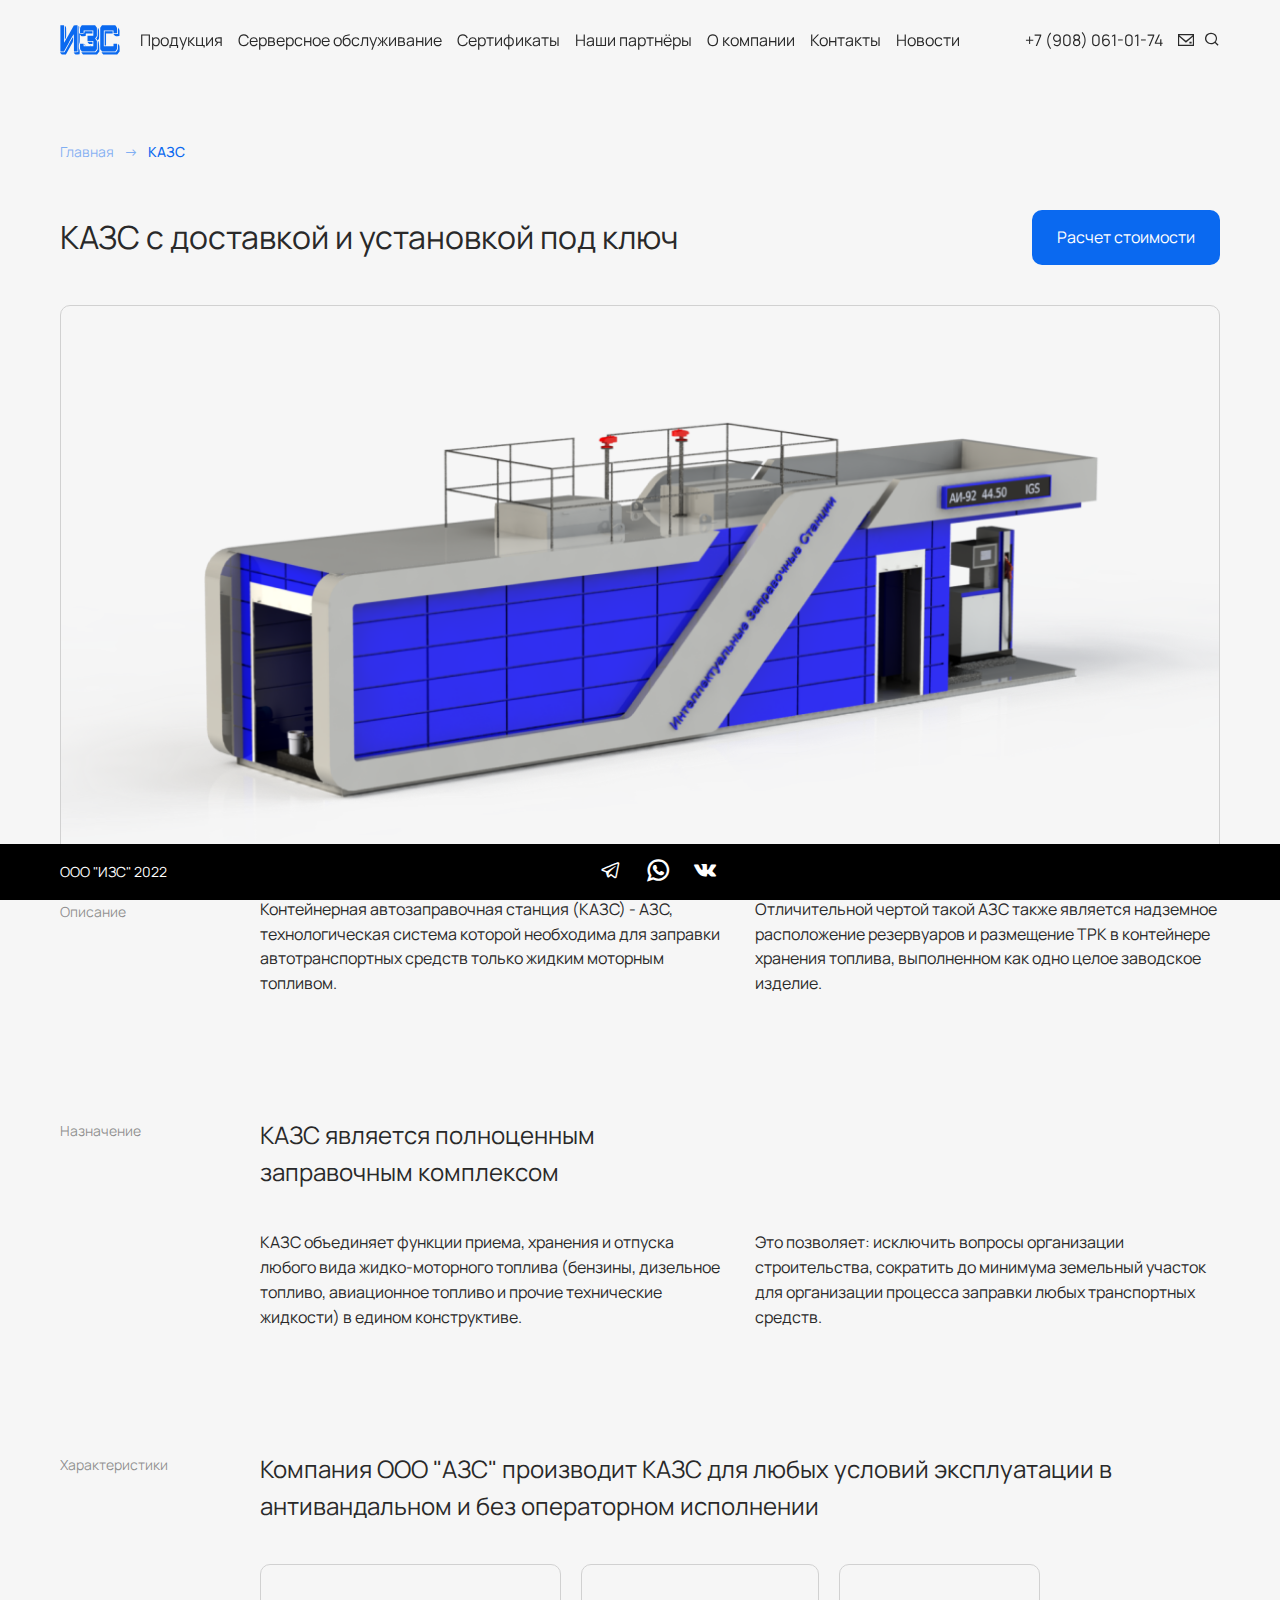
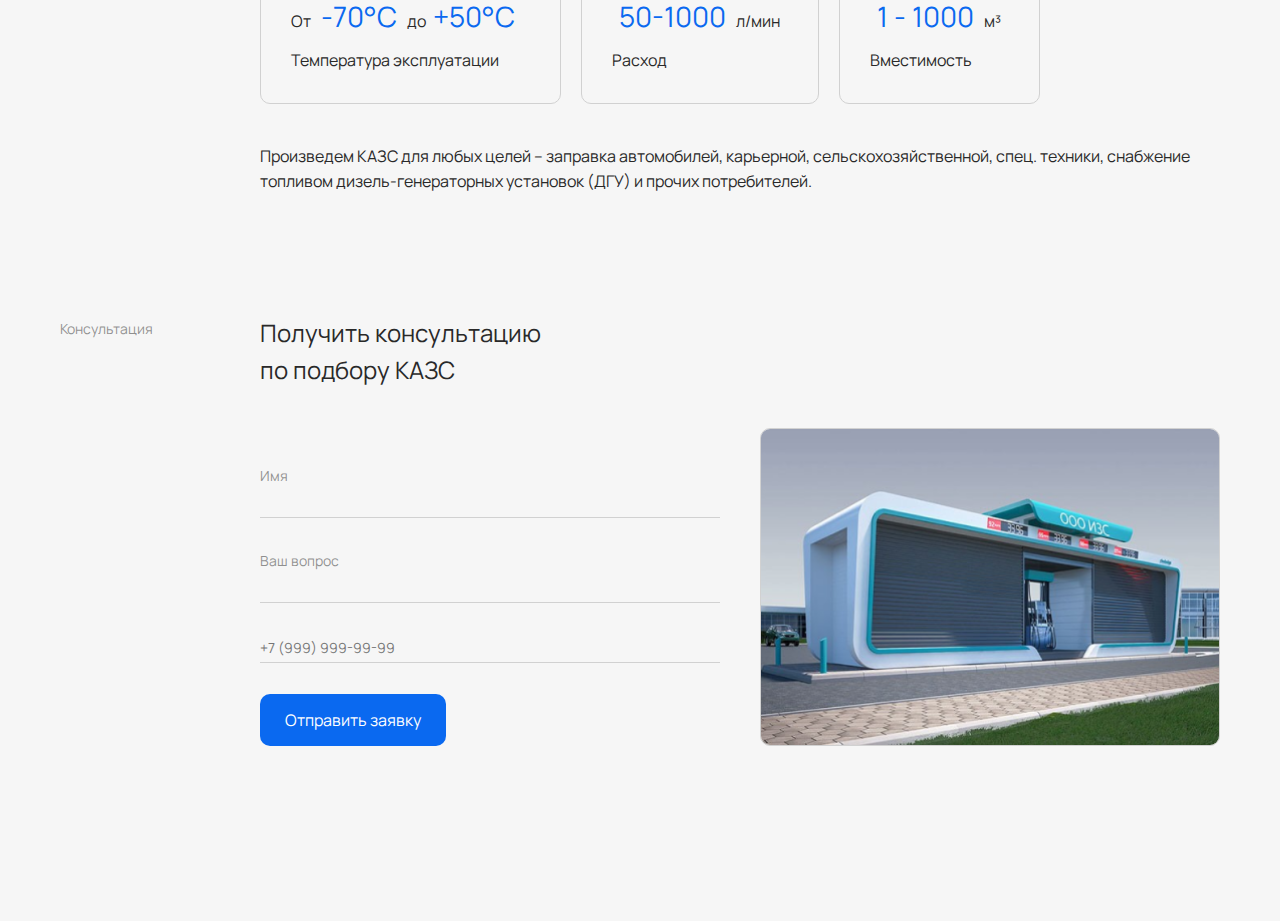
<file: product-inner.html>
<!DOCTYPE html>
<html lang="ru">
<head>
  <meta charset="UTF-8">
<meta name="viewport" content="width=device-width, initial-scale=1.0">
<meta http-equiv="X-UA-Compatible" content="ie=edge">
<meta name="description" content="">
<meta name="robots" content="">
<link rel="short icon" href="">
<link rel="stylesheet" href="libs/swiper.min.css">
<link rel="stylesheet" href="css/style.min.css">
  <title>Продукция внутренняя</title>
</head>
<body>
  <div class="wrapper">
  <!-- ?Подключение Header -->
  <header class="header js-head js-scroll">
    <div class="header__container container">
        <div class="header__start">
            <div class="header__logo">
                <a href="index.html" class="logo">
                    <img src="img/logo.svg" width="60" height="30" alt="ИЗС">
                </a>
            </div>
            <nav class="header__menu menu">
                <div class="header__menu-wrapper menu">
                    <div class="menu__mobile-close js-menu-close">
                            <svg width="12" height="12" viewBox="0 0 12 12" fill="none" xmlns="http://www.w3.org/2000/svg">
                                <path d="M1 1L10.8995 10.8995" stroke="white" stroke-width="2" stroke-linecap="round"/>
                                <path d="M1 11L10.8995 1.10051" stroke="white" stroke-width="2" stroke-linecap="round"/>
                            </svg>
                        </div>
                    <ul class="menu__list">
                        <li class="menu__item"><a class="menu__link js-scroll-link" href="index.html#production">Продукция</a></li>
                        <li class="menu__item"><a class="menu__link js-scroll-link" href="index.html#services">Серверсное обслуживание</a></li>
                        <li class="menu__item"><a class="menu__link js-scroll-link" href="company.html#sertificat">Сертификаты</a></li>
                        <li class="menu__item"><a class="menu__link" href="partners.html">Наши партнёры</a></li>
                        <li class="menu__item"><a class="menu__link" href="company.html">О компании</a></li>
                        <li class="menu__item"><a class="menu__link" href="contacts.html">Контакты</a></li>
                        <li class="menu__item"><a class="menu__link" href="all-news.html">Новости</a></li>
                    </ul>
                    <div class="menu__mobile-content">
                        <a class="menu__mobile-link" href="tel:+79080610174">+7 (908) 061-01-74</a>
                        <a class="menu__mobile-btn btn btn-second" href="#" >Написать в Whatsapp </a>
                    </div>
                </div>
            </nav>
        </div>
        <div class="header__end">
            <div class="header__any any-content">
                <div class="any-content__link">
                    <a class="link-main" href="tel:+79080610174">+7 (908) 061-01-74</a>
                </div>
                <div class="any-content__block">
                    <div class="any-content__item">
                        <a href="mailto:azs@mail.ru" class="any-content__icon icon-header"><span class="i-message"></span></a>
                    </div>
                    <div class="any-content__item">
                        <button class="search js-search-btn icon-header"><span class="i-search"></span></button>
                    </div>
                </div>
                <button class="header__burger burger">
                    <span></span>
                    <span></span>
                    <span></span>
                </button>
            </div>
        </div>
    </div>
    <div class="search-block js-search-block">
        <div class="container">
            <form class="search-block__form" action="#">
                <div class="search-block__input">
                    <input placeholder="Введите название" class="search-block__control"></input>
                    <button class="search-block__btn"><span class="i-search"></span></button>
                </div>
            </form>
        </div>
    </div>
</header>



<!--? Location popup -->
<div class="popup popup-main js-popup-main">
    <div class="popup__wrapper">
        <div class="popup__inner">
          <div class="popup__content">
            <button class="popup__btn-close"><span class="i-close"></span></button>
            <div class="popup__title">Обратная связь</div>
            <div class="popup__desc">
                Вы можете задать свой вопрос в форме ниже. Наши специалисты свяжутся с вами 
                и проконсультируют по всем вопросам
            </div>
            <form class="form" action="#">
                <div class="form__wrapper">
                    <div class="form__item">
                        <label for="input-name" class="form__label">Имя</label>
                        <div class="form__input">
                            <input id="input-name" required class="form__control form-control" type="text">
                        </div>
                    </div>
                    <div class="form__item">
                        <label for="input-questions" class="form__label">Ваш вопрос</label>
                        <div class="form__input">
                            <input id="input-questions" required class="form__control form-control" type="text">
                        </div>
                    </div>
                    <div class="form__item">
                        <div class="form__input">
                            <input required class="form__control form-control" placeholder="+7 (999) 999-99-99" type="tel">
                        </div>
                    </div>
                </div>
                <button class="form__btn btn btn-primary">Отправить заявку</button>
            </form>
          </div>
        </div>
    </div>
</div>

  <script>
      const headerSecond = document.querySelector('.header');
      headerSecond.classList.add('header-second')
  </script>
  <!-- ?Основной контент -->
  <main class="main main--page">
    <!--? Breadcrumb -->
    <div class="breadcrumb mb-desc">
        <div class="container">
            <nav aria-label="breadcrumb" class="breadcrumb__nav">
                <ul class="breadcrumb__list">
                    <li class="breadcrumb__item"><a href="index.html">Главная</a></li>
                    <li class="breadcrumb__item active">КАЗС</li>
               </ul>
            </nav>
        </div>
    </div>

    <!-- ? Product page -->
    <section class="product-page mb-desc">
        <div class="container">
            <div class="product-page__head head head--ind-mobile">
                <h1 class="title title-primary p-right">КАЗС с доставкой и установкой под ключ</h1>
                <a href="#" class="product-page__btn btn btn-primary">Расчет стоимости</a>
            </div>
                <div class="image-block image-style">
                    <img src="img/big-image-inner/big-image-inner-3.png" alt="">
                </div>
        </div>
    </section>

    <!--? Block -->
    <section class="block block-ind">
        <div class="container">
            <div class="page">
                <div class="page__row">
                    <div class="page__text">
                        <div class="text text--ind">Описание</div>
                    </div>
                    <div class="page__content">
                        <div class="grid-half">
                            <div class="desc">Контейнерная автозаправочная станция (КАЗС) - АЗС, технологическая система которой необходима для заправки автотранспортных средств только жидким моторным топливом.</div>
                            <div class="desc">Отличительной чертой такой АЗС также является надземное расположение резервуаров и размещение ТРК в контейнере хранения топлива, выполненном как одно целое заводское изделие.</div>
                        </div>
                    </div>
                </div>
            </div>
        </div>
    </section>

    <!-- ? BLock -->
    <section class="block block-ind">
        <div class="container">
            <div class="page">
                <div class="page__row">
                    <div class="page__text">
                        <div class="text text--ind">Назначение</div>
                    </div>
                    <div class="page__content">
                        <div class="block__head block__head--ind head">
                            <h2 class="title title-second">КАЗС является полноценным заправочным комплексом</h2>
                        </div>
                        <div class="grid-half">
                            <div class="desc">КАЗС объединяет функции приема, хранения и отпуска любого вида жидко-моторного топлива (бензины, дизельное топливо, авиационное топливо и прочие технические жидкости) в едином конструктиве.</div>
                            <div class="desc">Это позволяет: исключить вопросы организации строительства, сократить до минимума земельный участок для организации процесса заправки любых транспортных средств.</div>
                        </div>
                    </div>
                </div>
            </div>
        </div>
    </section>

    <!--? Features -->
    <section class="features block-ind">
        <div class="container">
            <div class="page">
                <div class="page__row">
                    <div class="page__text">
                        <div class="text text--ind">Характеристики</div>
                    </div>
                    <div class="page__content">
                        <div class="head">
                            <h2 class="title title-second">Компания ООО "АЗС" производит КАЗС  для любых условий эксплуатации  в антивандальном и без операторном исполнении</h2>
                        </div>
                        <div class="features__wrapper mb-desc">
                            <div class="features__items">
                                <div class="features__item">
                                    <div class="item-features">
                                        <div class="item-features__info">От <span>-70°C</span> до<span>+50°C</span></div>
                                        <p>Температура эксплуатации</p>
                                    </div>
                                </div>
                                <div class="features__item">
                                    <div class="item-features">
                                        <div class="item-features__info"><span>50-1000</span> л/мин</div>
                                        <p>Расход</p>
                                    </div>
                                </div>
                                <div class="features__item">
                                    <div class="item-features">
                                        <div class="item-features__info"><span>1 - 1000</span> м³</div>
                                        <p>Вместимость</p>
                                    </div>
                                </div>
                            </div>
                        </div>
                        <div class="desc">Произведем КАЗС для любых целей – заправка автомобилей, карьерной, сельскохозяйственной, спец. техники, снабжение топливом дизель-генераторных установок (ДГУ) и прочих потребителей.</div>
                    </div>
                </div>
            </div>
        </div>
    </section>

    <!-- ? Consultation -->
    <section class="consultation block-ind">
    <div class="container">
        <div class="page">
            <div class="page__row">
                <div class="page__text">
                    <div class="text text--ind">Консультация</div>
                </div>
                <div class="page__content">
                    <div class="head">
                        <h2 class="consultation__title title title-second">Получить консультацию по подбору КАЗС</h2>
                    </div>
                    <div class="consultation__row">
                        <div class="consultation__form">
                            <form class="form" action="#">
                                <div class="form__wrapper">
                                    <div class="form__item">
                                        <label for="" class="form__label">Имя</label>
                                        <div class="form__input">
                                            <input class="form__control form-control" type="text">
                                        </div>
                                    </div>
                                    <div class="form__item">
                                        <label for="" class="form__label">Ваш вопрос</label>
                                        <div class="form__input">
                                            <input class="form__control form-control" type="text">
                                        </div>
                                    </div>
                                    <div class="form__item">
                                        <div class="form__input">
                                            <input class="form__control form-control" placeholder="+7 (999) 999-99-99" type="text">
                                        </div>
                                    </div>
                                </div>
                                <button class="form__btn btn btn-primary">Отправить заявку</button>
                            </form>
                        </div>
                        <div class="consultation__image image-style">
                            <img src="img/consulation-image.png" alt="">
                        </div>
                    </div>
                </div>
            </div>
        </div>
    </div>
    </section>

    <!-- ? Block any -->
    <section class="block-any block-ind" style="display: none;">
        <div class="container">
            <div class="page">
                <div class="page__row">
                    <div class="page__text">
                        <div class="text text--ind">Сервисное обсулуживание</div>
                    </div>
                    <div class="page__content">
                       <div class="head block-any__head">
                           <h2 class="title title-second">Обеспечим пуско-наладочные работы и ввод в эксплуатацию</h2>
                       </div>
                       <div class="blocka-any__desc desc mb-desc">
                        Все работы выполняются опытными специалистами. После сдачи работ сопровождаем дистанционно, работает круглосуточная техническая поддержка .
                      </div>
                       <div class="block-any__content">
                           <div class="block-any__image image-style">
                               <img src="img/block-image.png" alt="">
                           </div>
                       </div>
                    </div>
                </div>
            </div>
        </div>
    </section>

    <!--? Delivery -->
    <section class="delivery block-ind" style="display: none;">
        <div class="container">
            <div class="page">
                <div class="page__row">
                    <div class="page__text">
                        <div class="text text--ind">Доставка</div>
                    </div>
                    <div class="page__content">
                        <div class="delivery__head head head--ind-mobile">
                            <h2 class="title title-second p-right">Доставим КАЗС в любую точку на карте</h2>
                            <a href="#" class="delivery__btn btn btn-primary">Рассчитать доставку</a>
                        </div>
                        <div class="delivery__desc desc mb-desc">Мы осуществляем доставку КАЗС по всей России – автомобильным транспортом, ж/д или морской перевозкой.</div>
                        <div class="delivery__map">
                            <img src="img/map-point.svg" alt="">
                        </div>
                    </div>
                </div>
            </div>
        </div>
    </section>

  </main>

  <!-- ?Подключение Footer -->
  <footer class="footer">
    <div class="container">
        <div class="footer__row">
            <div class="footer__item">
                ООО "ИЗС" 2022
            </div>
            <div class="footer__social social">
                <a href="#" class="social__item">
                    <span class="i-telegram"></span>
                </a>
                <a href="#" class="social__item">
                    <span class="i-whatsap"></span>
                </a>
                <a href="#" class="social__item">
                    <span class="i-vk"></span>
                </a>
            </div>
        </div>
    </div>
</footer>
  
</div>
<script src="libs/jquery.min.js"></script>
<script src="https://api-maps.yandex.ru/2.1/?apikey=b6a870ec-d914-424a-a003-b2d702a5d3db&amp;lang=ru_RU" type="text/javascript"></script>
<script src="libs/fslightbox.js"></script>
<script src="libs/swiper.min.js"></script>
<script src="js/main.js"></script>

<script >
    var myMap;
    ymaps.ready(init);
    function init() {
        myMap = new ymaps.Map('map', {
            center: [55.75450412756219, 37.61779656324545], 
            zoom: 10, 
            controls: [],
          },);
           myCollectionPin = new ymaps.GeoObjectCollection({}, {
              iconLayout: 'default#image',
              iconImageHref: 'img/logo.svg',
              iconImageSize: [60, 30],
          });
           let mainLocation = [
             {
              coords: [55.75450412756219, 37.61779656324545],
              hintContent: 'Азс',
              ballonContentText: 'Азс'
             },
          ]
          mainLocation.forEach(el => {
            var mark = new ymaps.Placemark(el.coords, {
              hintContent: el.hintContent,
              balloonContent: `<span class="text">${el.ballonContentText}</span>`,
            });
            myCollectionPin.add(mark)
          });
          myMap.geoObjects.add(myCollectionPin);  
          myMap.behaviors.disable('scrollZoom');

  var ctrlKey = false;
  var ctrlMessVisible = false;
  var timer;

  // Отслеживаем скролл мыши на карте, чтобы показывать уведомление
  myMap.events.add(['wheel', 'mousedown'], function(e) {
    if (e.get('type') == 'wheel') {
      if (!ctrlKey) { // Ctrl не нажат, показываем уведомление
        $('#ymap_ctrl_display').fadeIn(300);
        ctrlMessVisible = true;
        clearTimeout(timer); // Очищаем таймер, чтобы продолжать показывать уведомление
        timer = setTimeout(function() {
          $('#ymap_ctrl_display').fadeOut(300);
          ctrlMessVisible = false;
        }, 1500);
      }
      else { // Ctrl нажат, скрываем сообщение
        $('#ymap_ctrl_display').fadeOut(100);
      }
    }
    if (e.get('type') == 'mousedown' && ctrlMessVisible) { // Скрываем уведомление при клике на карте
      $('#ymap_ctrl_display').fadeOut(100);
    }
  });

    // Обрабатываем нажатие на Ctrl
    $(document).keydown(function(e) {
      if (e.which === 17 && !ctrlKey) { // Ctrl нажат: включаем масштабирование мышью
        ctrlKey = true;
        myMap.behaviors.enable('scrollZoom');
      }
  });
    $(document).keyup(function(e) { // Ctrl не нажат: выключаем масштабирование мышью
      if (e.which === 17) {
        ctrlKey = false;
        myMap.behaviors.disable('scrollZoom');
      }
    });
      }
</script> 

</body>
</html>
</file>
<file: css/style.min.css>
@charset "UTF-8";:root{--color-primary:#292929;--color-second:#ffffff;--color-light:#0a69f0;--color-light-silver:rgba(41, 41, 41, 0.5);--bg-main-color:#f6f6f6;--color-hover:#0a69f0;--bg-light:#ffffff;--bg-not-image-color:#c4c4c4;--helper-color-primary:#0a69f0;--bg-block:rgba(0, 0, 0, 0.4);--font-FamilyPrimary:'Manrope',sans-serif;--font-weightPrimary:400;--color-title-primary:#292929;--icon-color-primary:#292929;--icon-color-second:#ffffff;--icon-color-light:#0a69f0;--icon-color-hover:#0a69f0;--border-color:1px solid #d1d1d1;--radius-primary:10px;--radius-second:15px;--size-primary:16px;--size-big:20px;--size-small:14px;--transition:all .3s ease}*{padding:0;margin:0;border:0}*,:after,:before{-webkit-box-sizing:border-box;box-sizing:border-box}:active,:focus{outline:0}a:active,a:focus{outline:0}aside,footer,header,nav{display:block}body,html{height:100%;width:100%;font-size:var(--size-primary);line-height:155%;-ms-text-size-adjust:100%;-moz-text-size-adjust:100%;-webkit-text-size-adjust:100%;font-family:var(--font-FamilyPrimary);color:var(--color-primary);font-weight:var(--font-weightPrimary);background-color:var(--bg-main-color);scroll-behavior:smooth}button,input,textarea{font-family:inherit;-webkit-box-sizing:border-box;box-sizing:border-box}input::-ms-clear{display:none}button{cursor:pointer;display:block}button::-moz-focus-inner{padding:0;border:0}a,a:visited{text-decoration:none}a:hover{text-decoration:none}ul li{list-style:none}img{vertical-align:top}h1,h2,h3,h4,h5,h6{font-size:inherit;font-weight:400}.wrapper{min-height:100%;display:-webkit-box;display:-ms-flexbox;display:flex;-webkit-box-orient:vertical;-webkit-box-direction:normal;-ms-flex-direction:column;flex-direction:column;-webkit-box-pack:justify;-ms-flex-pack:justify;justify-content:space-between;overflow:hidden}.bg-block-not-image{background-color:rgba(0,0,0,.8)}.main{-webkit-box-flex:1;-ms-flex-positive:1;flex-grow:1;padding-bottom:55px}.main--page{margin-top:140px}.bg-cover{background-size:cover}.bg-image{background-position:center;background-repeat:no-repeat;background-size:cover}.container{width:100%;max-width:1190px;padding:0 15px;margin:0 auto}.logo{display:block;width:60px;height:30px}.logo img{width:100%;height:100%;-o-object-fit:contain;object-fit:contain}img{max-width:100%}.title{font-family:var(--font-FamilyPrimary);font-weight:400;color:var(--color-title-primary)}.title--decor{position:relative}.title--decor:after{content:'';position:absolute;top:-20px;left:0;width:60px;height:1px;background-color:#d1d1d1}.title-primary{font-size:32px;line-height:130%}.title-second{font-size:24px;line-height:155%}.title-content{font-size:28px;line-height:155%;font-weight:500}.ind-inner{padding:60px 0}.block-ind{margin-bottom:120px}.ind-small{margin-bottom:60px}.mb-desc{margin-bottom:40px}.btn{display:-webkit-inline-box;display:-ms-inline-flexbox;display:inline-flex;-webkit-box-pack:center;-ms-flex-pack:center;justify-content:center;-webkit-box-align:center;-ms-flex-align:center;align-items:center;min-height:55px;padding:5px 25px;font-weight:400;font-size:16px;line-height:155%;text-align:center;color:#fff;-webkit-transition:var(--transition);-o-transition:var(--transition);transition:var(--transition);border-radius:var(--radius-primary);-ms-flex-negative:0;flex-shrink:0}.btn-primary{background-color:#0a69f0}.btn-primary:hover{background-color:#1f68a6}.btn-second{border:1px solid #fff;background-color:transparent}.btn-second:hover{background-color:#0a69f0;border-color:#0a69f0}.head{margin-bottom:40px}.hidden{overflow:hidden}.error{border:2px #ff4019 solid!important}.btn-reset{border:none;background:0 0;cursor:pointer}@font-face{font-family:Manrope;font-display:swap;src:url(../fonts/Manrope-Bold.woff) format("woff"),url(../fonts/Manrope-Bold.woff2) format("woff2");font-weight:700;font-style:normal}@font-face{font-family:Manrope;font-display:swap;src:url(../fonts/Manrope-Medium.woff) format("woff"),url(../fonts/Manrope-Medium.woff2) format("woff2");font-weight:500;font-style:normal}@font-face{font-family:Manrope;font-display:swap;src:url(../fonts/Manrope-Regular.woff) format("woff"),url(../fonts/Manrope-Regular.woff2) format("woff2");font-weight:400;font-style:normal}@font-face{font-family:icomoon;src:url(../libs/icomoon/fonts/icomoon.eot?f3vx5r);src:url(../libs/icomoon/fonts/icomoon.eot?f3vx5r#iefix) format("embedded-opentype"),url(../libs/icomoon/fonts/icomoon.ttf?f3vx5r) format("truetype"),url(../libs/icomoon/fonts/icomoon.woff?f3vx5r) format("woff"),url(../libs/icomoon/fonts/icomoon.svg?f3vx5r#icomoon) format("svg");font-weight:400;font-style:normal;font-display:block}[class*=" i-"],[class^=i-]{font-family:icomoon!important;speak:never;font-style:normal;font-weight:400;font-variant:normal;text-transform:none;line-height:1;-webkit-font-smoothing:antialiased;-moz-osx-font-smoothing:grayscale}.i-whatsap:before{content:""}.i-telegram:before{content:""}.i-vk:before{content:""}.i-station:before{content:""}.i-shest:before{content:""}.i-hand:before{content:""}.i-instrument:before{content:""}.i-arrow-left:before{content:""}.i-arrow-right:before{content:""}.i-message:before{content:""}.i-search:before{content:""}.i-share:before{content:""}.i-zakrep:before{content:""}.popup{position:fixed;top:0;left:0;z-index:100;background:rgba(41,41,41,.3);-webkit-backdrop-filter:blur(10px);backdrop-filter:blur(10px);width:100%;height:100%;overflow:auto;pointer-events:none;opacity:0;visibility:hidden;-webkit-transition:var(--transition);-o-transition:var(--transition);transition:var(--transition)}.popup.active{pointer-events:auto;opacity:1;visibility:visible}.popup__wrapper{display:table;height:100%;width:100%}.popup__inner{display:table-cell;vertical-align:middle;padding:50px 0}.popup__content{width:100%;max-width:460px;padding:40px;margin:0 auto;position:relative;overflow:hidden;background-color:#fff;border-radius:var(--radius-primary);position:relative}.popup__btn-close{position:absolute;top:23px;right:23px;-webkit-transition:var(--transition);-o-transition:var(--transition);transition:var(--transition);will-change:transform}.popup__btn-close:hover{-webkit-transform:scale(1.1);-ms-transform:scale(1.1);transform:scale(1.1)}.popup__btn-close:active{-webkit-transform:scale(.9);-ms-transform:scale(.9);transform:scale(.9);opacity:.8}.popup__btn-close:before{content:'';background:var(--helper-color-primary);position:absolute;height:14px;width:2px;border:10px;top:50%;-webkit-transform:translateY(-50%) rotate(45deg);-ms-transform:translateY(-50%) rotate(45deg);transform:translateY(-50%) rotate(45deg)}.popup__btn-close:after{content:'';background:var(--helper-color-primary);position:absolute;height:14px;width:2px;border:10px;top:50%;-webkit-transform:translateY(-50%) rotate(-45deg);-ms-transform:translateY(-50%) rotate(-45deg);transform:translateY(-50%) rotate(-45deg)}.popup__desc{margin-bottom:30px}.popup__title{font-size:20px;line-height:130%;margin-bottom:20px}.header{position:fixed;top:0;left:0;width:100%;z-index:100;padding:25px 0;background-color:transparent;-webkit-transition:var(--transition);-o-transition:var(--transition);transition:var(--transition)}.header:after{content:'';left:0;top:0;width:100%;height:100%;position:absolute;background-color:transparent;z-index:-1;-webkit-transition:var(--transition);-o-transition:var(--transition);transition:var(--transition)}.header.header-second .icon-header,.header.header-second .link-main,.header.header-second .menu__link{color:var(--color-primary)}.header.header-second .icon-header:hover,.header.header-second .link-main:hover,.header.header-second .menu__link:hover{color:var(--color-hover)}.header.scroll{background-color:#fff;-webkit-box-shadow:0 0 10px 5px #dcdcdc;box-shadow:0 0 10px 5px #dcdcdc}.header.scroll:after{background-color:#fff}.header.scroll .icon-header,.header.scroll .link-main,.header.scroll .menu__link{color:var(--color-primary)}.header.scroll .icon-header:hover,.header.scroll .link-main:hover,.header.scroll .menu__link:hover{color:var(--color-hover)}.header__container{display:-webkit-box;display:-ms-flexbox;display:flex;-webkit-box-align:center;-ms-flex-align:center;align-items:center;-webkit-box-pack:justify;-ms-flex-pack:justify;justify-content:space-between;height:100%}.header__start{display:-webkit-box;display:-ms-flexbox;display:flex;-webkit-box-align:center;-ms-flex-align:center;align-items:center;-webkit-box-flex:1;-ms-flex:1 1 auto;flex:1 1 auto}.header__logo{margin-right:20px}.header__menu-wrapper{position:relative}.icon-header,.link-main{color:var(--color-second);-webkit-transition:var(--transition);-o-transition:var(--transition);transition:var(--transition)}.icon-header:hover,.link-main:hover{color:var(--color-hover)}.menu__list{display:-webkit-box;display:-ms-flexbox;display:flex;-ms-flex-wrap:wrap;flex-wrap:wrap;-webkit-box-align:center;-ms-flex-align:center;align-items:center;gap:10px 0}.menu__item:not(:last-child){margin-right:15px}.menu__link{font-size:var(--size-primary);-webkit-transition:var(--transition);-o-transition:var(--transition);transition:var(--transition);color:var(--color-second)}.menu__link:hover{color:var(--color-hover)}.menu__mobile-close{display:none}.menu__mobile-content{display:none}.menu__mobile-link{color:var(--color-second);font-weight:500;line-height:100%;display:block}.menu__mobile-btn.btn:hover{border-color:#292929}.any-content{display:-webkit-box;display:-ms-flexbox;display:flex;-webkit-box-align:center;-ms-flex-align:center;align-items:center}.any-content__link{margin-right:15px}.any-content__block{display:-webkit-box;display:-ms-flexbox;display:flex;-webkit-box-align:center;-ms-flex-align:center;align-items:center}.any-content__item:not(:last-child){margin-right:10px}.any-content__icon{display:-webkit-box;display:-ms-flexbox;display:flex;-webkit-box-align:center;-ms-flex-align:center;align-items:center;-webkit-box-pack:center;-ms-flex-pack:center;justify-content:center}.icon-header{font-size:var(--size-second)}.search{background-color:transparent}.burger{display:none}.search-block{background-color:transparent;padding:15px 0;position:absolute;left:0;top:0;width:100%;opacity:0;visibility:hidden;pointer-events:none;-webkit-transition:var(--transition);-o-transition:var(--transition);transition:var(--transition);z-index:-1}.search-block.show{opacity:1;visibility:visible;pointer-events:all}.search-block__input{position:relative;width:100%}.search-block__control{background-color:transparent;border:var(--border-color);border-radius:var(--radius-primary);padding:5px 40px 5px 15px;min-height:50px;width:100%;color:var(--color-primary);font-size:var(--size-primary);background-color:#f6f6f6}.search-block__control::-webkit-input-placeholder{color:var(--color-primary)}.search-block__control::-moz-placeholder{color:var(--color-primary)}.search-block__control:-ms-input-placeholder{color:var(--color-primary)}.search-block__control::-ms-input-placeholder{color:var(--color-primary)}.search-block__control::placeholder{color:var(--color-primary)}.search-block__btn{background-color:transparent;position:absolute;top:50%;-webkit-transform:translateY(-50%);-ms-transform:translateY(-50%);transform:translateY(-50%);right:15px;font-size:20px;color:var(--icon-color-primary);-webkit-transition:var(--transition);-o-transition:var(--transition);transition:var(--transition)}.search-block__btn:hover{color:var(--icon-color-hover)}.hero{height:100vh;min-height:500px;position:relative;margin-bottom:40px;background-color:var(--bg-block)}.hero .swiper-container{height:100%}.hero .swiper-container .swiper-slide{-webkit-box-shadow:inset 0 0 0 100vw rgba(0,0,0,.35);box-shadow:inset 0 0 0 100vw rgba(0,0,0,.35)}.hero__container{display:-webkit-box;display:-ms-flexbox;display:flex;-webkit-box-orient:vertical;-webkit-box-direction:normal;-ms-flex-direction:column;flex-direction:column;-webkit-box-pack:center;-ms-flex-pack:center;justify-content:center;height:100%;position:relative;z-index:3}.hero__content{color:var(--color-second);font-size:25px;padding:30px 0;font-size:29px;line-height:135%}.hero__content>:not(:last-child){margin-bottom:20px}.hero__title{color:var(--color-second);font-weight:700;font-size:45px;line-height:135%}.hero__bottom{display:-webkit-box;display:-ms-flexbox;display:flex;-webkit-box-pack:end;-ms-flex-pack:end;justify-content:flex-end;margin-top:-120px}.hero__controls .swiper-button-next,.hero__controls .swiper-button-prev{width:35px}.hero__controls .swiper-button-next svg,.hero__controls .swiper-button-prev svg{-webkit-transition:var(--transition);-o-transition:var(--transition);transition:var(--transition);will-change:transform}.hero__controls .swiper-button-next:hover svg,.hero__controls .swiper-button-prev:hover svg{fill:var(--icon-color-hover);-webkit-transform:scaleX(.9);-ms-transform:scaleX(.9);transform:scaleX(.9)}.hero__controls>:not(:last-child){margin-right:20px}.product__items{display:-webkit-box;display:-ms-flexbox;display:flex;-ms-flex-wrap:wrap;flex-wrap:wrap;margin:0 -20px;gap:30px 0}.product__item{-webkit-box-flex:0;-ms-flex:0 1 25%;flex:0 1 25%;padding:0 20px}.any-block{background-color:var(--bg-block)}.any-block__container{min-height:550px;display:-webkit-box;display:-ms-flexbox;display:flex;-webkit-box-orient:vertical;-webkit-box-direction:normal;-ms-flex-direction:column;flex-direction:column;-webkit-box-pack:center;-ms-flex-pack:center;justify-content:center}.any-block__content{color:var(--color-second);position:relative;z-index:1;padding:30px 0}.any-block__content>:not(:last-child){margin-bottom:20px}.any-block__title{color:var(--color-second);font-weight:700}.any-block__buttons>:not(:last-child){margin-right:10px}.service__items{display:-webkit-box;display:-ms-flexbox;display:flex;-ms-flex-wrap:wrap;flex-wrap:wrap;margin:0 -20px}.service__item{-webkit-box-flex:0;-ms-flex:0 1 50%;flex:0 1 50%;padding:0 20px;margin-bottom:30px}.about__head{display:-webkit-box;display:-ms-flexbox;display:flex;-webkit-box-align:start;-ms-flex-align:start;align-items:flex-start;-webkit-box-pack:justify;-ms-flex-pack:justify;justify-content:space-between}.about__title{max-width:815px;font-size:27px}.about__title span{font-weight:700}.about__row{display:-webkit-box;display:-ms-flexbox;display:flex;margin:0 -15px}.about__desc{-webkit-box-flex:1;-ms-flex:1 1 50%;flex:1 1 50%;padding:0 15px}.about__image{margin-top:40px}.news{background-color:#fff}.news__head{display:-webkit-box;display:-ms-flexbox;display:flex;-webkit-box-align:center;-ms-flex-align:center;align-items:center;-webkit-box-pack:justify;-ms-flex-pack:justify;justify-content:space-between}.news__block .swiper-container{overflow:visible}.partners__head{display:-webkit-box;display:-ms-flexbox;display:flex;-webkit-box-pack:justify;-ms-flex-pack:justify;justify-content:space-between}.partners__controls{display:-webkit-box;display:-ms-flexbox;display:flex;-webkit-box-align:center;-ms-flex-align:center;align-items:center}.partners__controls .progress{margin-right:35px}.contacts--ind{margin-bottom:40px}.contacts__title{max-width:450px}.contacts__row{display:-webkit-box;display:-ms-flexbox;display:flex}.contacts__info{-webkit-box-flex:0;-ms-flex:0 1 50%;flex:0 1 50%;padding-right:80px}.contacts__info>:not(:last-child){margin-bottom:40px}.contacts__maps{-webkit-box-flex:0;-ms-flex:0 1 50%;flex:0 1 50%}.contacts__items{display:-webkit-box;display:-ms-flexbox;display:flex;-ms-flex-wrap:wrap;flex-wrap:wrap;margin:0 -20px}.contacts__item{-webkit-box-flex:0;-ms-flex:0 1 50%;flex:0 1 50%;padding:0 20px}.contacts__item>:not(:last-child){margin-bottom:40px}.gallery__container{width:100%;max-width:1300px;margin:0 auto}.gallery__slider .swiper-container{overflow:visible}.gallery__slider .swiper-slide.swiper-slide-active:after{background-color:transparent}.gallery__slider .swiper-slide:after{content:'';position:absolute;top:0;left:0;width:100%;height:100%;background-color:rgba(255,255,255,.7);-webkit-transition:var(--transition);-o-transition:var(--transition);transition:var(--transition)}.gallery__image{position:relative;border-radius:var(--radius-primary);overflow:hidden;padding-bottom:50%;width:100%;position:relative}.gallery__image img{position:absolute;top:0;left:0;width:100%;height:100%;-o-object-fit:cover;object-fit:cover}.gallery__controls{display:-webkit-box;display:-ms-flexbox;display:flex;-webkit-box-pack:center;-ms-flex-pack:center;justify-content:center;-webkit-box-align:center;-ms-flex-align:center;align-items:center;margin-top:20px}.gallery__controls .controls>:not(:last-child){margin-right:25px}.news-all__head{display:-webkit-box;display:-ms-flexbox;display:flex;-webkit-box-pack:justify;-ms-flex-pack:justify;justify-content:space-between;-webkit-box-align:center;-ms-flex-align:center;align-items:center}.contacts-inner__row{display:-webkit-box;display:-ms-flexbox;display:flex;-ms-flex-wrap:wrap;flex-wrap:wrap;margin:0 -50px;gap:30px 0}.contacts-inner__item{-webkit-box-flex:0;-ms-flex:0 1 50%;flex:0 1 50%;padding:0 50px}.partners-work__row{display:-webkit-box;display:-ms-flexbox;display:flex;-ms-flex-wrap:wrap;flex-wrap:wrap;margin:0 -20px;gap:40px 0}.partners-work__item{-webkit-box-flex:0;-ms-flex:0 1 16.666%;flex:0 1 16.666%;padding:0 20px}.sertificat__title{max-width:460px}.sertificat__items{display:-webkit-box;display:-ms-flexbox;display:flex;-webkit-box-pack:justify;-ms-flex-pack:justify;justify-content:space-between;-ms-flex-wrap:wrap;flex-wrap:wrap;margin:0 -45px;gap:40px 0}.sertificat__item{-webkit-box-flex:0;-ms-flex:0 1 33.3%;flex:0 1 33.3%;padding:0 45px}.sertificat__body{display:-webkit-box;display:-ms-flexbox;display:flex;-webkit-box-align:center;-ms-flex-align:center;align-items:center;-webkit-box-pack:center;-ms-flex-pack:center;justify-content:center;padding-bottom:140%;position:relative}.sertificat__body img{position:absolute;top:0;left:0;width:100%;height:100%;-o-object-fit:cover;object-fit:cover}.maps-block__title{max-width:495px}.maps-block__image{position:relative}.animate{position:absolute;top:0;left:0;width:100%;height:100%}.animate__item{position:absolute;width:40px;height:40px}.animate__item--1{-webkit-animation:pulse-1 5.1s infinite;animation:pulse-1 5.1s infinite;top:50%;left:150px}.animate__item--2{-webkit-animation:pulse-2 5.9s infinite linear;animation:pulse-2 5.9s infinite linear;top:50%;left:50%;-webkit-transform:translateX(-50%);-ms-transform:translateX(-50%);transform:translateX(-50%)}.animate__item--3{-webkit-animation:pulse-3 5.6s infinite linear;animation:pulse-3 5.6s infinite linear;top:50%;right:150px;left:auto}.animate__block{border-radius:3000px;background-color:#0099e0;background-position:center center;border-color:transparent;border-style:solid;width:100%;height:100%}@-webkit-keyframes pulse-1{0%{opacity:0;-webkit-transform:translateX(0) translateY(0) rotate(0) scale(1,1);transform:translateX(0) translateY(0) rotate(0) scale(1,1);-webkit-animation-timing-function:linear;animation-timing-function:linear}1%{opacity:0;-webkit-transform:translateX(0) translateY(0) rotate(0) scale(1,1);transform:translateX(0) translateY(0) rotate(0) scale(1,1);-webkit-animation-timing-function:linear;animation-timing-function:linear}2%{opacity:.25;-webkit-transform:translateX(0) translateY(0) rotate(0) scale(1,1);transform:translateX(0) translateY(0) rotate(0) scale(1,1);-webkit-animation-timing-function:linear;animation-timing-function:linear}100%{opacity:0;-webkit-transform:translateX(0) translateY(0) rotate(0) scale(4,4);transform:translateX(0) translateY(0) rotate(0) scale(4,4)}}@keyframes pulse-1{0%{opacity:0;-webkit-transform:translateX(0) translateY(0) rotate(0) scale(1,1);transform:translateX(0) translateY(0) rotate(0) scale(1,1);-webkit-animation-timing-function:linear;animation-timing-function:linear}1%{opacity:0;-webkit-transform:translateX(0) translateY(0) rotate(0) scale(1,1);transform:translateX(0) translateY(0) rotate(0) scale(1,1);-webkit-animation-timing-function:linear;animation-timing-function:linear}2%{opacity:.25;-webkit-transform:translateX(0) translateY(0) rotate(0) scale(1,1);transform:translateX(0) translateY(0) rotate(0) scale(1,1);-webkit-animation-timing-function:linear;animation-timing-function:linear}100%{opacity:0;-webkit-transform:translateX(0) translateY(0) rotate(0) scale(4,4);transform:translateX(0) translateY(0) rotate(0) scale(4,4)}}@-webkit-keyframes pulse-2{0%{opacity:0;-webkit-transform:translateX(0) translateY(0) rotate(0) scale(1,1);transform:translateX(0) translateY(0) rotate(0) scale(1,1);-webkit-animation-timing-function:linear;animation-timing-function:linear}1%{opacity:0;-webkit-transform:translateX(0) translateY(0) rotate(0) scale(1,1);transform:translateX(0) translateY(0) rotate(0) scale(1,1);-webkit-animation-timing-function:linear;animation-timing-function:linear}2%{opacity:.25;-webkit-transform:translateX(0) translateY(0) rotate(0) scale(1,1);transform:translateX(0) translateY(0) rotate(0) scale(1,1);-webkit-animation-timing-function:linear;animation-timing-function:linear}100%{opacity:0;-webkit-transform:translateX(0) translateY(0) rotate(0) scale(5,5);transform:translateX(0) translateY(0) rotate(0) scale(5,5)}}@keyframes pulse-2{0%{opacity:0;-webkit-transform:translateX(0) translateY(0) rotate(0) scale(1,1);transform:translateX(0) translateY(0) rotate(0) scale(1,1);-webkit-animation-timing-function:linear;animation-timing-function:linear}1%{opacity:0;-webkit-transform:translateX(0) translateY(0) rotate(0) scale(1,1);transform:translateX(0) translateY(0) rotate(0) scale(1,1);-webkit-animation-timing-function:linear;animation-timing-function:linear}2%{opacity:.25;-webkit-transform:translateX(0) translateY(0) rotate(0) scale(1,1);transform:translateX(0) translateY(0) rotate(0) scale(1,1);-webkit-animation-timing-function:linear;animation-timing-function:linear}100%{opacity:0;-webkit-transform:translateX(0) translateY(0) rotate(0) scale(5,5);transform:translateX(0) translateY(0) rotate(0) scale(5,5)}}@-webkit-keyframes pulse-3{0%{opacity:0;-webkit-transform:translateX(0) translateY(0) rotate(0) scale(1,1);transform:translateX(0) translateY(0) rotate(0) scale(1,1);-webkit-animation-timing-function:linear;animation-timing-function:linear}1%{opacity:0;-webkit-transform:translateX(0) translateY(0) rotate(0) scale(1,1);transform:translateX(0) translateY(0) rotate(0) scale(1,1);-webkit-animation-timing-function:linear;animation-timing-function:linear}2%{opacity:.25;-webkit-transform:translateX(0) translateY(0) rotate(0) scale(1,1);transform:translateX(0) translateY(0) rotate(0) scale(1,1);-webkit-animation-timing-function:linear;animation-timing-function:linear}100%{opacity:0;-webkit-transform:translateX(0) translateY(0) rotate(0) scale(6,6);transform:translateX(0) translateY(0) rotate(0) scale(6,6)}}@keyframes pulse-3{0%{opacity:0;-webkit-transform:translateX(0) translateY(0) rotate(0) scale(1,1);transform:translateX(0) translateY(0) rotate(0) scale(1,1);-webkit-animation-timing-function:linear;animation-timing-function:linear}1%{opacity:0;-webkit-transform:translateX(0) translateY(0) rotate(0) scale(1,1);transform:translateX(0) translateY(0) rotate(0) scale(1,1);-webkit-animation-timing-function:linear;animation-timing-function:linear}2%{opacity:.25;-webkit-transform:translateX(0) translateY(0) rotate(0) scale(1,1);transform:translateX(0) translateY(0) rotate(0) scale(1,1);-webkit-animation-timing-function:linear;animation-timing-function:linear}100%{opacity:0;-webkit-transform:translateX(0) translateY(0) rotate(0) scale(6,6);transform:translateX(0) translateY(0) rotate(0) scale(6,6)}}.consultation__title{max-width:283px}.consultation__row{display:-webkit-box;display:-ms-flexbox;display:flex;-webkit-box-align:end;-ms-flex-align:end;align-items:flex-end}.consultation__form{-webkit-box-flex:0;-ms-flex:0 0 460px;flex:0 0 460px}.consultation__image{margin-left:40px;position:relative;-webkit-box-flex:1;-ms-flex:1 1 auto;flex:1 1 auto;padding-bottom:32.9%}.consultation__image img{position:absolute;top:0;left:0;width:100%;height:100%;-o-object-fit:cover;object-fit:cover}.block-any__head--width{max-width:382px}.block-any__image{padding-bottom:65.62%;position:relative}.block-any__image img{position:absolute;top:0;left:0;width:100%;height:100%;-o-object-fit:cover;object-fit:cover}.block-any__list .list__content{padding-left:10px}.any-slider__controls{margin-top:20px}.any-slider__item{width:100%;height:500px}.any-slider__item img{width:100%;height:100%;-o-object-fit:cover;object-fit:cover}.news-inner__head{display:-webkit-box;display:-ms-flexbox;display:flex;-webkit-box-pack:justify;-ms-flex-pack:justify;justify-content:space-between;-webkit-box-align:end;-ms-flex-align:end;align-items:flex-end}.news-inner__title{max-width:780px}.social-any{display:-webkit-box;display:-ms-flexbox;display:flex;-webkit-box-align:center;-ms-flex-align:center;align-items:center}.social-any__item:not(:last-child){margin-right:13px}.social-any__link{color:var(--icon-color-primary);font-size:25px;cursor:pointer;display:-webkit-box;display:-ms-flexbox;display:flex;-webkit-box-align:center;-ms-flex-align:center;align-items:center;-webkit-box-pack:center;-ms-flex-pack:center;justify-content:center;-webkit-transition:var(--transition);-o-transition:var(--transition);transition:var(--transition);background-color:transparent}.social-any__link:hover{color:var(--icon-color-hover)}.social-any__main{position:relative;border:1px solid transparent;width:40px;padding:5px;border-bottom-left-radius:5px;border-bottom-right-radius:5px;-webkit-transition:var(--transition);-o-transition:var(--transition);transition:var(--transition)}.social-any__main:hover{border-color:#d1d1d1}.social-any__main:hover .social-any__items{opacity:1;pointer-events:all}.social-any__items{position:absolute;bottom:100%;display:-webkit-box;display:-ms-flexbox;display:flex;-webkit-box-orient:vertical;-webkit-box-direction:normal;-ms-flex-direction:column;flex-direction:column;padding:5px;width:40px;right:-1px;border:1px solid #d1d1d1;border-top-left-radius:5px;border-top-right-radius:5px;border-bottom:0;opacity:0;pointer-events:none;-webkit-transition:var(--transition);-o-transition:var(--transition);transition:var(--transition)}.social-any__items a{display:-webkit-box;display:-ms-flexbox;display:flex;-webkit-box-align:center;-ms-flex-align:center;align-items:center;-webkit-box-pack:center;-ms-flex-pack:center;justify-content:center;width:28px;height:28px}.social-any__items a img{width:100%;height:100%;-o-object-fit:contain;object-fit:contain}.social-any__items>:not(:last-child){margin-bottom:5px}.article-block__head{display:-webkit-box;display:-ms-flexbox;display:flex;-webkit-box-align:center;-ms-flex-align:center;align-items:center;-webkit-box-pack:justify;-ms-flex-pack:justify;justify-content:space-between}.product-page__head{display:-webkit-box;display:-ms-flexbox;display:flex;-webkit-box-align:center;-ms-flex-align:center;align-items:center;-webkit-box-pack:justify;-ms-flex-pack:justify;justify-content:space-between}.features__items{display:-webkit-box;display:-ms-flexbox;display:flex;-ms-flex-wrap:wrap;flex-wrap:wrap;margin:0 -10px;gap:20px 0}.features__item{padding:0 10px}.delivery__head{display:-webkit-box;display:-ms-flexbox;display:flex;-webkit-box-pack:justify;-ms-flex-pack:justify;justify-content:space-between;-webkit-box-align:center;-ms-flex-align:center;align-items:center}.delivery__desc{max-width:473px}.grid{display:-webkit-box;display:-ms-flexbox;display:flex;-ms-flex-wrap:wrap;flex-wrap:wrap;margin:0 -20px;gap:40px 0}.grid-item{-webkit-box-flex:0;-ms-flex:0 1 33.3%;flex:0 1 33.3%;padding:0 20px}.grid-item.grid-item--grow{-webkit-box-flex:1;-ms-flex:1 1 100%;flex:1 1 100%}.grid-main{display:-ms-grid;display:grid;-ms-grid-columns:(1fr)[3];grid-template-columns:repeat(3,1fr);grid-gap:40px 40px}.grid-half{display:-ms-grid;display:grid;-ms-grid-columns:(1fr)[2];grid-template-columns:repeat(2,1fr);grid-gap:47px 30px}.date{color:var(--color-light-silver);font-size:14px;line-height:140%}.page--max{max-width:1100px}.page__row{display:-webkit-box;display:-ms-flexbox;display:flex;-webkit-box-align:start;-ms-flex-align:start;align-items:flex-start}.page__text{-webkit-box-flex:0;-ms-flex:0 0 200px;flex:0 0 200px;padding-right:15px}.page__content{-webkit-box-flex:1;-ms-flex:1 1 auto;flex:1 1 auto;min-width:0;width:100%}.content__row{display:-webkit-box;display:-ms-flexbox;display:flex;-webkit-box-align:start;-ms-flex-align:start;align-items:flex-start}.content__text{-webkit-box-flex:0;-ms-flex:0 0 300px;flex:0 0 300px}.content__block{-webkit-box-flex:1;-ms-flex:1 1 auto;flex:1 1 auto;width:100%;min-width:0}.content__block--width{max-width:760px}.block-content__wrapper>:not(:last-child){margin-bottom:100px}.block-content__item>:not(:last-child){margin-bottom:20px}.block-content__list .list__content{padding-left:10px}.block-content__list .list__title:not(:last-child){margin-bottom:20px}.block-content__date{margin-top:40px}.gradient{position:relative}.gradient:after{content:'';position:absolute;top:0;left:0;width:100%;height:100%;background-color:rgba(0,0,0,.4)}.p-right{padding-right:15px}.swiper-slide{height:auto;display:-webkit-box;display:-ms-flexbox;display:flex;-webkit-box-align:center;-ms-flex-align:center;align-items:center;-webkit-box-pack:center;-ms-flex-pack:center;justify-content:center}.all-see{font-size:24px;-webkit-transition:var(--transition);-o-transition:var(--transition);transition:var(--transition);color:var(--color-primary);font-weight:700}.all-see:hover{color:var(--color-hover)}.space-between{-webkit-box-pack:justify;-ms-flex-pack:justify;justify-content:space-between}.progress{display:-webkit-box;display:-ms-flexbox;display:flex;-webkit-box-align:center;-ms-flex-align:center;align-items:center}.progress__icon{margin-right:10px;width:40px;height:40px;-webkit-animation:left-right 2s infinite alternate;animation:left-right 2s infinite alternate;position:relative}.progress__text{color:var(--color-light)}@-webkit-keyframes left-right{0%{-webkit-transform:translateX(0);transform:translateX(0)}100%{-webkit-transform:translateX(-20px);transform:translateX(-20px)}}@keyframes left-right{0%{-webkit-transform:translateX(0);transform:translateX(0)}100%{-webkit-transform:translateX(-20px);transform:translateX(-20px)}}.controls{display:-webkit-box;display:-ms-flexbox;display:flex;-webkit-box-align:center;-ms-flex-align:center;align-items:center}.controls .swiper-button-next,.controls .swiper-button-prev{position:static;margin-top:auto}.controls .swiper-button-next:after,.controls .swiper-button-prev:after{font-size:0}.arrow-slider{display:-webkit-box;display:-ms-flexbox;display:flex;-webkit-box-align:center;-ms-flex-align:center;align-items:center;-webkit-box-pack:center;-ms-flex-pack:center;justify-content:center;text-align:center}.arrow-slider svg{display:inline-block;stroke:var(--icon-color-light);-webkit-transition:var(--transition);-o-transition:var(--transition);transition:var(--transition)}.arrow-slider:hover svg{stroke:#093f8b}.arrow-slider:not(:last-child){margin-right:10px}.breadcrumb__list{display:-webkit-box;display:-ms-flexbox;display:flex;-ms-flex-wrap:nowrap;flex-wrap:nowrap;overflow-x:auto;padding-bottom:5px}.breadcrumb__item{position:relative;-ms-flex-negative:0;flex-shrink:0;font-size:14px}.breadcrumb__item a{-webkit-transition:var(--transition);-o-transition:var(--transition);transition:var(--transition);color:rgba(10,105,240,.5)}.breadcrumb__item a:hover{color:var(--color-hover)}.breadcrumb__item+.breadcrumb__item:before{content:"->";display:inline-block;font-style:normal;font-variant:normal;text-rendering:auto;margin:0 10px;font-size:14px;color:rgba(10,105,240,.5)}.breadcrumb__item.active{color:var(--color-light);font-weight:500}.image-block{border-radius:var(--radius-second);overflow:hidden;padding-bottom:47.41%;position:relative;border:var(--border-color)}.image-block img{position:absolute;top:0;left:0;width:100%;height:100%;-o-object-fit:cover;object-fit:cover}.image-style{border-radius:var(--radius-primary);border:var(--border-color);overflow:hidden}.text{color:var(--color-light-silver);font-size:var(--size-small);line-height:140%}.text--ind{margin-top:5px}.radius-any{border-radius:var(--radius-second);overflow:hidden}.block__head--ind{max-width:420px}.list{font-size:var(--size-primary);color:var(--color-primary);line-height:155%}.list__title:not(:last-child){margin-bottom:30px}.list__content{line-height:155%}.list__content li{position:relative;display:-webkit-box;display:-ms-flexbox;display:flex}.list__content li:not(:last-child){margin-bottom:2px}.list__content li:before{content:'';display:inline-block;min-width:4px;height:4px;border-radius:50%;margin-right:10px;background-color:#292929;margin-top:10px}.map{position:relative}.map__scroll{position:absolute;background-color:rgba(0,0,0,.5);z-index:10;pointer-events:none;display:none;width:100%;height:100%}.map__text{position:relative;top:50%;left:0;right:0;color:var(--color-second);text-align:center;font-size:var(--size-primary);pointer-events:none}#map{width:100%;height:500px}.item-product{display:-webkit-box;display:-ms-flexbox;display:flex;-webkit-box-orient:vertical;-webkit-box-direction:normal;-ms-flex-direction:column;flex-direction:column;height:100%;background-color:var(--bg-light);border-radius:var(--radius-primary)}.item-product__body{padding:20px}.item-product__body:hover .item-product__title{-webkit-transform:translateY(-5px);-ms-transform:translateY(-5px);transform:translateY(-5px)}.item-product__title{font-weight:700;font-size:var(--size-big);-webkit-transition:var(--transition);-o-transition:var(--transition);transition:var(--transition);padding-left:10px}.item-product__image{display:block;height:180px;margin:10px 0}.item-product__image img{width:100%;height:100%;-o-object-fit:contain;object-fit:contain}.item-product__list li{display:-webkit-box;display:-ms-flexbox;display:flex;-webkit-box-align:center;-ms-flex-align:center;align-items:center;position:relative;padding-left:10px}.item-product__list li a{color:var(--color-primary);-webkit-transition:var(--transition);-o-transition:var(--transition);transition:var(--transition)}.item-product__list li a:hover{color:var(--color-hover)}.item-product__list li:not(:last-child){margin-bottom:5px}.item-product__list li:before{content:'';display:inline-block;width:5px;height:5px;background-color:#000;border-radius:50%;margin-right:10px}.item-any{background-color:var(--bg-light);border-radius:var(--radius-primary);display:-webkit-box;display:-ms-flexbox;display:flex;-webkit-box-orient:vertical;-webkit-box-direction:normal;-ms-flex-direction:column;flex-direction:column;height:100%}.item-any__body{display:block;padding:25px 35px;color:var(--color-primary)}.item-any__body>:not(:last-child){margin-bottom:20px}.item-any__icon{color:var(--icon-color-light);font-size:35px}.item-any__title{font-size:25px;font-weight:700;line-height:135%}.item-news{border:var(--border-color);border-radius:var(--radius-primary);-webkit-transition:var(--transition);-o-transition:var(--transition);transition:var(--transition);display:-webkit-box;display:-ms-flexbox;display:flex;-webkit-box-orient:vertical;-webkit-box-direction:normal;-ms-flex-direction:column;flex-direction:column;height:100%;background-color:#f6f6f6}.item-news:hover{background-color:var(--bg-light)}.item-news__image{display:block;height:200px;width:100%;border-top-right-radius:var(--radius-primary);border-top-left-radius:var(--radius-primary);overflow:hidden;background-color:var(--bg-light)}.item-news__image img{width:100%;height:100%;-o-object-fit:cover;object-fit:cover}.item-news__content{padding:20px 40px 40px 20px;color:var(--color-primary);font-size:var(--size-small);font-weight:400;line-height:140%}.item-news__content>:not(:last-child){margin-bottom:10px}.item-news__title{font-weight:500;line-height:155%}.item-partners{display:block;background-color:var(--bg-light);min-height:220px;width:100%;display:-webkit-box;display:-ms-flexbox;display:flex;-webkit-box-orient:vertical;-webkit-box-direction:normal;-ms-flex-direction:column;flex-direction:column;-webkit-box-align:center;-ms-flex-align:center;align-items:center;-webkit-box-pack:center;-ms-flex-pack:center;justify-content:center;padding:20px}.item-partners__image{width:100%;max-width:170px;height:170px}.item-partners__image img{width:100%;height:100%;-o-object-fit:contain;object-fit:contain}.item-partners__text{border-top:var(--border-color);-ms-flex-item-align:stretch;-ms-grid-row-align:stretch;align-self:stretch;padding-top:20px;margin-top:10px;text-align:center;font-weight:500}.item-banners{display:block;min-height:300px;background-color:var(--bg-not-image-color);border-radius:var(--radius-primary);overflow:hidden}.item-banners__body{color:var(--color-primary);padding:30px}.item-banners__title{position:relative;z-index:2;color:var(--color-second)}.item-contacts__label{margin-bottom:10px;font-size:var(--size-primary)}.item-contacts__any{color:var(--color-light);font-size:var(--size-big);-webkit-transition:var(--transition);-o-transition:var(--transition);transition:var(--transition);line-height:155%}.item-contacts__any:hover{color:#1f68a6}.item-contacts__buttons{display:-webkit-box;display:-ms-flexbox;display:flex;-ms-flex-wrap:wrap;flex-wrap:wrap;gap:10px 5px}.block-contacts{background-color:#292929;border-radius:8px;overflow:hidden;padding:40px 20px 40px 25px;display:-webkit-box;display:-ms-flexbox;display:flex;-webkit-box-orient:vertical;-webkit-box-direction:normal;-ms-flex-direction:column;flex-direction:column;height:100%}.block-contacts__content{display:-webkit-box;display:-ms-flexbox;display:flex;-webkit-box-align:start;-ms-flex-align:start;align-items:flex-start;margin-bottom:28px}.block-contacts__image{-ms-flex-negative:0;flex-shrink:0;width:90px;height:90px;border-radius:50%;border:1px solid #fff;overflow:hidden;margin-right:30px}.block-contacts__image img{width:100%;height:100%;-o-object-fit:cover;object-fit:cover}.block-contacts__desc{color:var(--color-second);font-size:var(--size-small);line-height:155%}.block-contacts__title{color:var(--color-second);font-size:var(--size-big);line-height:140%}.block-contacts__title:not(:last-child){margin-bottom:20px}.block-contacts__link-small{color:var(--color-second);font-weight:700;font-size:var(--size-small);-webkit-transition:var(--transition);-o-transition:var(--transition);transition:var(--transition)}.block-contacts__link-small:hover{color:var(--color-hover)}.block-contacts__link{display:block;font-size:30px;color:var(--color-second);line-height:140%;-webkit-transition:var(--transition);-o-transition:var(--transition);transition:var(--transition)}.block-contacts__link:hover{color:var(--color-hover)}.block-contacts__footer{margin-top:auto}.block-contacts__footer>:not(:last-child){margin-bottom:30px}.block-contacts__btn.btn{min-height:52px}.item-work{background-color:var(--bg-light);height:100px;padding:10px;display:-webkit-box;display:-ms-flexbox;display:flex;-webkit-box-align:center;-ms-flex-align:center;align-items:center;-webkit-box-pack:center;-ms-flex-pack:center;justify-content:center}.item-work__image{height:70px;width:100%}.item-work__image img{width:100%;height:100%;-o-object-fit:contain;object-fit:contain}.item-features{border:var(--border-color);border-radius:var(--radius-primary);padding:30px 38px 30px 30px;font-size:var(--size-primary);display:-webkit-box;display:-ms-flexbox;display:flex;-webkit-box-orient:vertical;-webkit-box-direction:normal;-ms-flex-direction:column;flex-direction:column;height:100%}.item-features p{max-width:230px}.item-features__info{margin-bottom:10px}.item-features__info span{display:inline-block;font-size:28px;line-height:155%;color:var(--color-light);padding:0 7px}.form__wrapper{margin-bottom:31px}.form__item:not(:last-child){margin-bottom:30px}.form__label{color:var(--color-light-silver);font-size:var(--size-small);line-height:150%;margin-bottom:20px}.form__btn.btn{min-height:52px}.form-control{border-bottom:var(--border-color);font-size:14px;color:var(--color-primary);font-weight:400;width:100%;min-height:30px;background-color:transparent;-webkit-transition:var(--transition);-o-transition:var(--transition);transition:var(--transition)}.form-control:focus{border-color:#0a69f0}.footer{position:fixed;background-color:#000;padding:15px 0;bottom:0;left:0;width:100%;z-index:10}.footer__row{display:-webkit-box;display:-ms-flexbox;display:flex;-webkit-box-align:center;-ms-flex-align:center;align-items:center;-webkit-box-pack:justify;-ms-flex-pack:justify;justify-content:space-between;position:relative}.footer__row:after{content:'';display:inline-block;width:1px}.footer__social{margin-right:70px}.footer__item{color:var(--color-second);font-size:14px}.social{display:-webkit-box;display:-ms-flexbox;display:flex;-webkit-box-align:center;-ms-flex-align:center;align-items:center}.social__item{-ms-flex-negative:0;flex-shrink:0;font-size:22px;color:var(--icon-color-second);-webkit-transition:var(--transition);-o-transition:var(--transition);transition:var(--transition)}.social__item:hover{color:var(--icon-color-hover)}.social__item:not(:last-child){margin-right:25px}@media (max-width:1570px){.gallery__container{max-width:1000px}}@media (max-width:1160px){.header.header-second .menu__link{color:var(--color-second)}.header.header-second .menu__link:hover{color:var(--color-primary)}.header.scroll .menu__link{color:var(--color-second)}.header.scroll .menu__link:hover{color:var(--color-primary)}.header__menu{position:fixed;top:0;left:0;width:100%;height:100%;overflow-y:auto;-webkit-transition:var(--transition);-o-transition:var(--transition);transition:var(--transition);-webkit-transform:translateX(100%);-ms-transform:translateX(100%);transform:translateX(100%);display:-webkit-box;display:-ms-flexbox;display:flex;-webkit-box-orient:vertical;-webkit-box-direction:normal;-ms-flex-direction:column;flex-direction:column;-webkit-box-align:end;-ms-flex-align:end;align-items:flex-end;background-color:rgba(255,255,255,.5);z-index:100}.header__menu.active{-webkit-transform:translateX(0);-ms-transform:translateX(0);transform:translateX(0)}.header__menu-wrapper{width:100%;max-width:284px;background-color:#0a69f0;height:100%;padding:60px 20px}.menu__list{-webkit-box-orient:vertical;-webkit-box-direction:normal;-ms-flex-direction:column;flex-direction:column;-webkit-box-align:start;-ms-flex-align:start;align-items:flex-start}.menu__link{font-weight:500}.menu__link:hover{color:var(--color-primary)}.menu__mobile-close{display:block;cursor:pointer;position:absolute;top:20px;right:30px}.menu__mobile-content{display:block;margin-top:40px}.menu__mobile-content>:not(:last-child){margin-bottom:20px}.any-content__link{display:none}.any-content__block{margin-right:20px}.any-content__item:not(:last-child){margin-right:20px}.icon-header{font-size:24px}.burger{display:block;position:relative;top:0;right:0;width:38px;height:38px;z-index:1;background-color:transparent}.burger span{top:17px;right:0;position:absolute;width:100%;height:3px;background-color:#232323;-webkit-transition:var(--transition);-o-transition:var(--transition);transition:var(--transition)}.burger span:first-child{top:9px}.burger span:last-child{top:auto;bottom:10px;width:100%;right:0}.burger.active span{-webkit-transform:scale(0);-ms-transform:scale(0);transform:scale(0)}.burger.active span:first-child{-webkit-transform:rotate(-42deg);-ms-transform:rotate(-42deg);transform:rotate(-42deg);top:19px}.burger.active span:last-child{-webkit-transform:rotate(42deg);-ms-transform:rotate(42deg);transform:rotate(42deg);bottom:16px;width:100%}.product__item{-webkit-box-flex:0;-ms-flex:0 1 33%;flex:0 1 33%}.contacts__info{padding-right:50px}.sertificat__items{margin:0 -15px;gap:30px 0}.sertificat__item{padding:0 15px}.consultation__form{-webkit-box-flex:0;-ms-flex:0 0 380px;flex:0 0 380px}.any-slider__item{height:calc(200px + 300 * ((100vw - 320px)/ 840))}.page__text{-webkit-box-flex:0;-ms-flex:0 0 160px;flex:0 0 160px}.content__text{-webkit-box-flex:0;-ms-flex:0 0 200px;flex:0 0 200px}.content__block--width{max-width:100%}.block-contacts{padding:30px 25px}.block-contacts__content{-webkit-box-orient:vertical;-webkit-box-direction:normal;-ms-flex-direction:column;flex-direction:column;-webkit-box-align:stretch;-ms-flex-align:stretch;align-items:stretch}.block-contacts__image{margin-right:0;margin-bottom:10px;width:70px;height:70px}}@media (max-width:992px){.main--page{margin-top:120px}.block-ind{margin-bottom:90px}.block-ind{margin-bottom:60px}.product__items{margin:0 -10px}.product__item{-webkit-box-flex:0;-ms-flex:0 1 50%;flex:0 1 50%;padding:0 10px}.service__items{margin:0 -10px}.service__item{padding:0 10px}.contacts__row{-webkit-box-orient:vertical;-webkit-box-direction:normal;-ms-flex-direction:column;flex-direction:column}.contacts__info{padding-right:0;margin-bottom:40px}.contacts-inner__row{margin:0 -20px}.contacts-inner__item{padding:0 20px}.partners-work__row{gap:20px 0;margin:0 -10px}.partners-work__item{-webkit-box-flex:0;-ms-flex:0 1 25%;flex:0 1 25%;padding:0 10px}.consultation__row{-webkit-box-orient:vertical;-webkit-box-direction:normal;-ms-flex-direction:column;flex-direction:column;-webkit-box-align:stretch;-ms-flex-align:stretch;align-items:stretch}.consultation__form{-webkit-box-flex:1;-ms-flex:1 1 100%;flex:1 1 100%;margin-bottom:30px}.consultation__image{margin-left:0;padding-bottom:53.7%}.grid-item{-webkit-box-flex:0;-ms-flex:0 1 50%;flex:0 1 50%}.grid-main{-ms-grid-columns:(1fr)[2];grid-template-columns:repeat(2,1fr);grid-gap:30px 30px}.page__row{-webkit-box-orient:vertical;-webkit-box-direction:normal;-ms-flex-direction:column;flex-direction:column;-webkit-box-align:stretch;-ms-flex-align:stretch;align-items:stretch}.page__text{-webkit-box-flex:1;-ms-flex:1 1 100%;flex:1 1 100%;margin-bottom:40px}.page__text br{display:none}.content__row{-webkit-box-orient:vertical;-webkit-box-direction:normal;-ms-flex-direction:column;flex-direction:column;-webkit-box-align:stretch;-ms-flex-align:stretch;align-items:stretch}.content__text{-webkit-box-flex:1;-ms-flex:1 1 100%;flex:1 1 100%;margin-bottom:40px}.content__text{margin-bottom:30px}.block-content__wrapper>:not(:last-child){margin-bottom:50px}.text--ind{margin-top:0}.item-any__body{padding:25px 20px}.item-any__title{font-size:var(--size-big)}}@media (max-width:767px){.container{padding:0 10px}.title-primary{font-size:20px}.title-content{font-size:20px}.ind-inner{padding:30px 0}.mb-desc{margin-bottom:30px}.head{margin-bottom:30px}.head--ind-mobile>:not(:last-child){margin-bottom:30px}.hero .swiper-container .swiper-slide{background-position:center}.hero__content{font-size:16px}.hero__title{font-size:25px}.hero__bottom{margin-top:-80px}.any-block__container{min-height:400px}.service__item{-webkit-box-flex:0;-ms-flex:0 1 100%;flex:0 1 100%}.about__head{-webkit-box-orient:vertical;-webkit-box-direction:normal;-ms-flex-direction:column;flex-direction:column}.about__row{-webkit-box-orient:vertical;-webkit-box-direction:normal;-ms-flex-direction:column;flex-direction:column}.about__desc:not(:last-child){margin-bottom:15px}.news__head{-webkit-box-orient:vertical;-webkit-box-direction:normal;-ms-flex-direction:column;flex-direction:column;-webkit-box-align:start;-ms-flex-align:start;align-items:flex-start}.partners__head{-webkit-box-orient:vertical;-webkit-box-direction:normal;-ms-flex-direction:column;flex-direction:column;-webkit-box-align:start;-ms-flex-align:start;align-items:flex-start}.partners__controls{padding-left:20px;width:100%;-webkit-box-pack:justify;-ms-flex-pack:justify;justify-content:space-between}.contacts--ind{margin-bottom:0}.contacts__info{margin-bottom:30px}.contacts__info>:not(:last-child){margin-bottom:30px}.contacts__items{-webkit-box-orient:vertical;-webkit-box-direction:normal;-ms-flex-direction:column;flex-direction:column}.contacts__item>:not(:last-child){margin-bottom:30px}.contacts__item:not(:last-child){margin-bottom:30px}.news-all__head{-webkit-box-orient:vertical;-webkit-box-direction:normal;-ms-flex-direction:column;flex-direction:column;-webkit-box-align:start;-ms-flex-align:start;align-items:flex-start}.contacts-inner__row{-webkit-box-orient:vertical;-webkit-box-direction:normal;-ms-flex-direction:column;flex-direction:column}.contacts-inner__item{-webkit-box-orient:vertical;-webkit-box-direction:normal;-ms-flex-direction:column;flex-direction:column}.partners-work__item{-webkit-box-flex:0;-ms-flex:0 1 33.3%;flex:0 1 33.3%}.sertificat__item{-webkit-box-flex:0;-ms-flex:0 1 50%;flex:0 1 50%}.news-inner__head{-webkit-box-orient:vertical;-webkit-box-direction:normal;-ms-flex-direction:column;flex-direction:column;-webkit-box-align:start;-ms-flex-align:start;align-items:flex-start}.news-inner__social{-ms-flex-item-align:end;align-self:flex-end}.product-page__head{-webkit-box-orient:vertical;-webkit-box-direction:normal;-ms-flex-direction:column;flex-direction:column;-webkit-box-align:start;-ms-flex-align:start;align-items:flex-start}.delivery__head{-webkit-box-orient:vertical;-webkit-box-direction:normal;-ms-flex-direction:column;flex-direction:column;-webkit-box-align:start;-ms-flex-align:start;align-items:flex-start}.grid{margin:0 -10px}.grid-item{padding:0 10px}.grid-half{-ms-grid-columns:(1fr)[1];grid-template-columns:repeat(1,1fr);grid-gap:30px 0}.page__text{margin-bottom:30px}.block-content__item{font-size:16px}#map{height:300px}.item-product__image{height:150px}.item-any__body{font-size:var(--size-small)}.item-any__body>:not(:last-child){margin-bottom:10px}.item-any__title{font-size:var(--size-primary)}.item-news__image{height:170px}.item-news__content{font-size:14px;padding:15px}.item-partners{padding:10px;min-height:150px}.item-partners__image{height:100px}.item-banners{min-height:250px}.item-banners__body{padding:20px}.item-contacts__any{font-size:var(--size-primary)}.item-features{padding:15px 20px}.item-features p{max-width:100%}.item-features__info span{font-size:var(--size-big)}.footer__social{margin-right:0;margin-left:auto}}@media (max-width:575px){.main{padding-bottom:0}.main--page{margin-top:100px}.btn{min-height:50px}.popup__content{max-width:300px;padding:30px 20px;font-size:14px}.popup__desc{margin-bottom:20px}.header{padding:15px 0}.product__item{-webkit-box-flex:0;-ms-flex:0 1 100%;flex:0 1 100%}.any-block__content{padding:15px 0}.any-block__buttons{display:-webkit-box;display:-ms-flexbox;display:flex;-webkit-box-orient:vertical;-webkit-box-direction:normal;-ms-flex-direction:column;flex-direction:column;-webkit-box-align:start;-ms-flex-align:start;align-items:flex-start}.any-block__buttons>:not(:last-child){margin-right:0;margin-bottom:15px}.partners__controls .progress{margin-right:15px}.partners__controls .progress__text{display:none}.partners-work__item{-webkit-box-flex:0;-ms-flex:0 1 50%;flex:0 1 50%}.animate__item{width:20px;height:20px}.animate__item--1{left:50px}.animate__item--3{right:50px}.social-any__link{font-size:20px}.grid-item{-webkit-box-flex:0;-ms-flex:0 1 100%;flex:0 1 100%}.grid-main{-ms-grid-columns:(1fr)[1];grid-template-columns:repeat(1,1fr)}.item-product__body{padding:20px 10px}.form__item:not(:last-child){margin-bottom:15px}.footer{position:static}}
</file>
